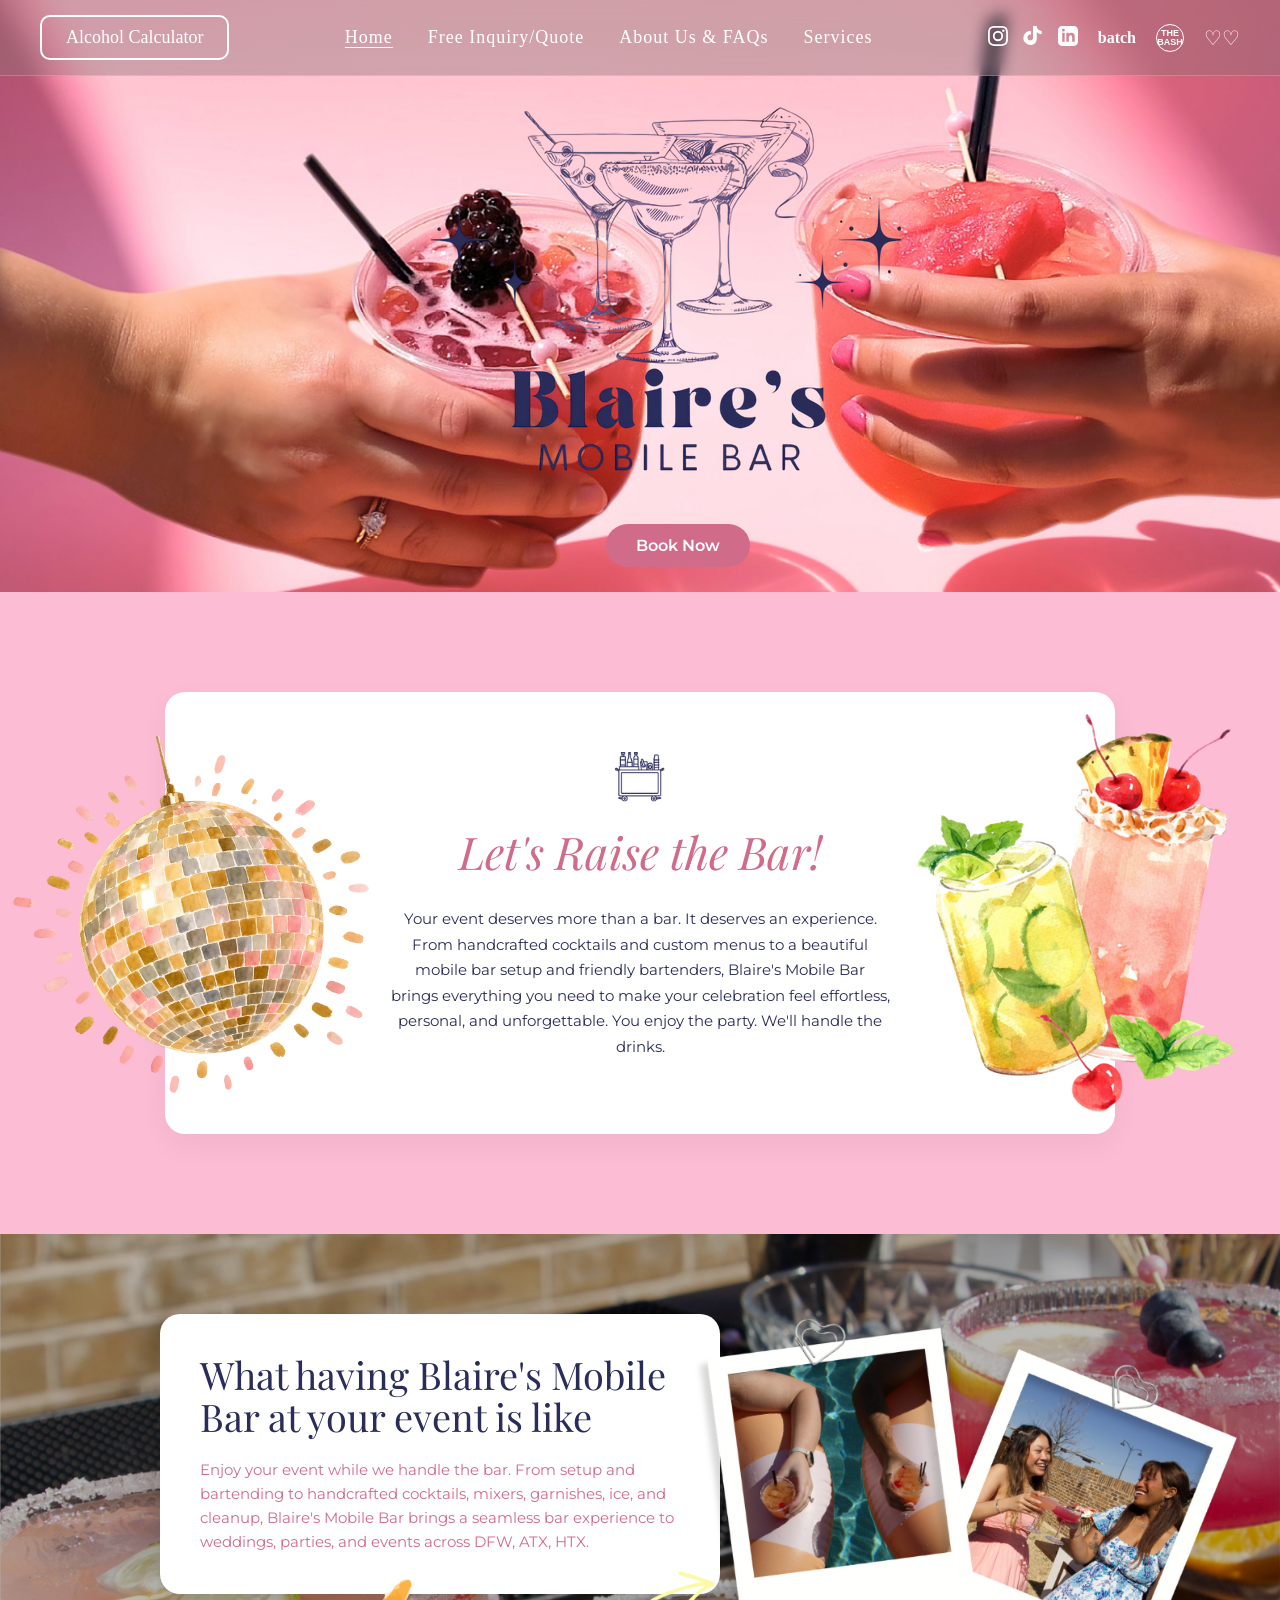
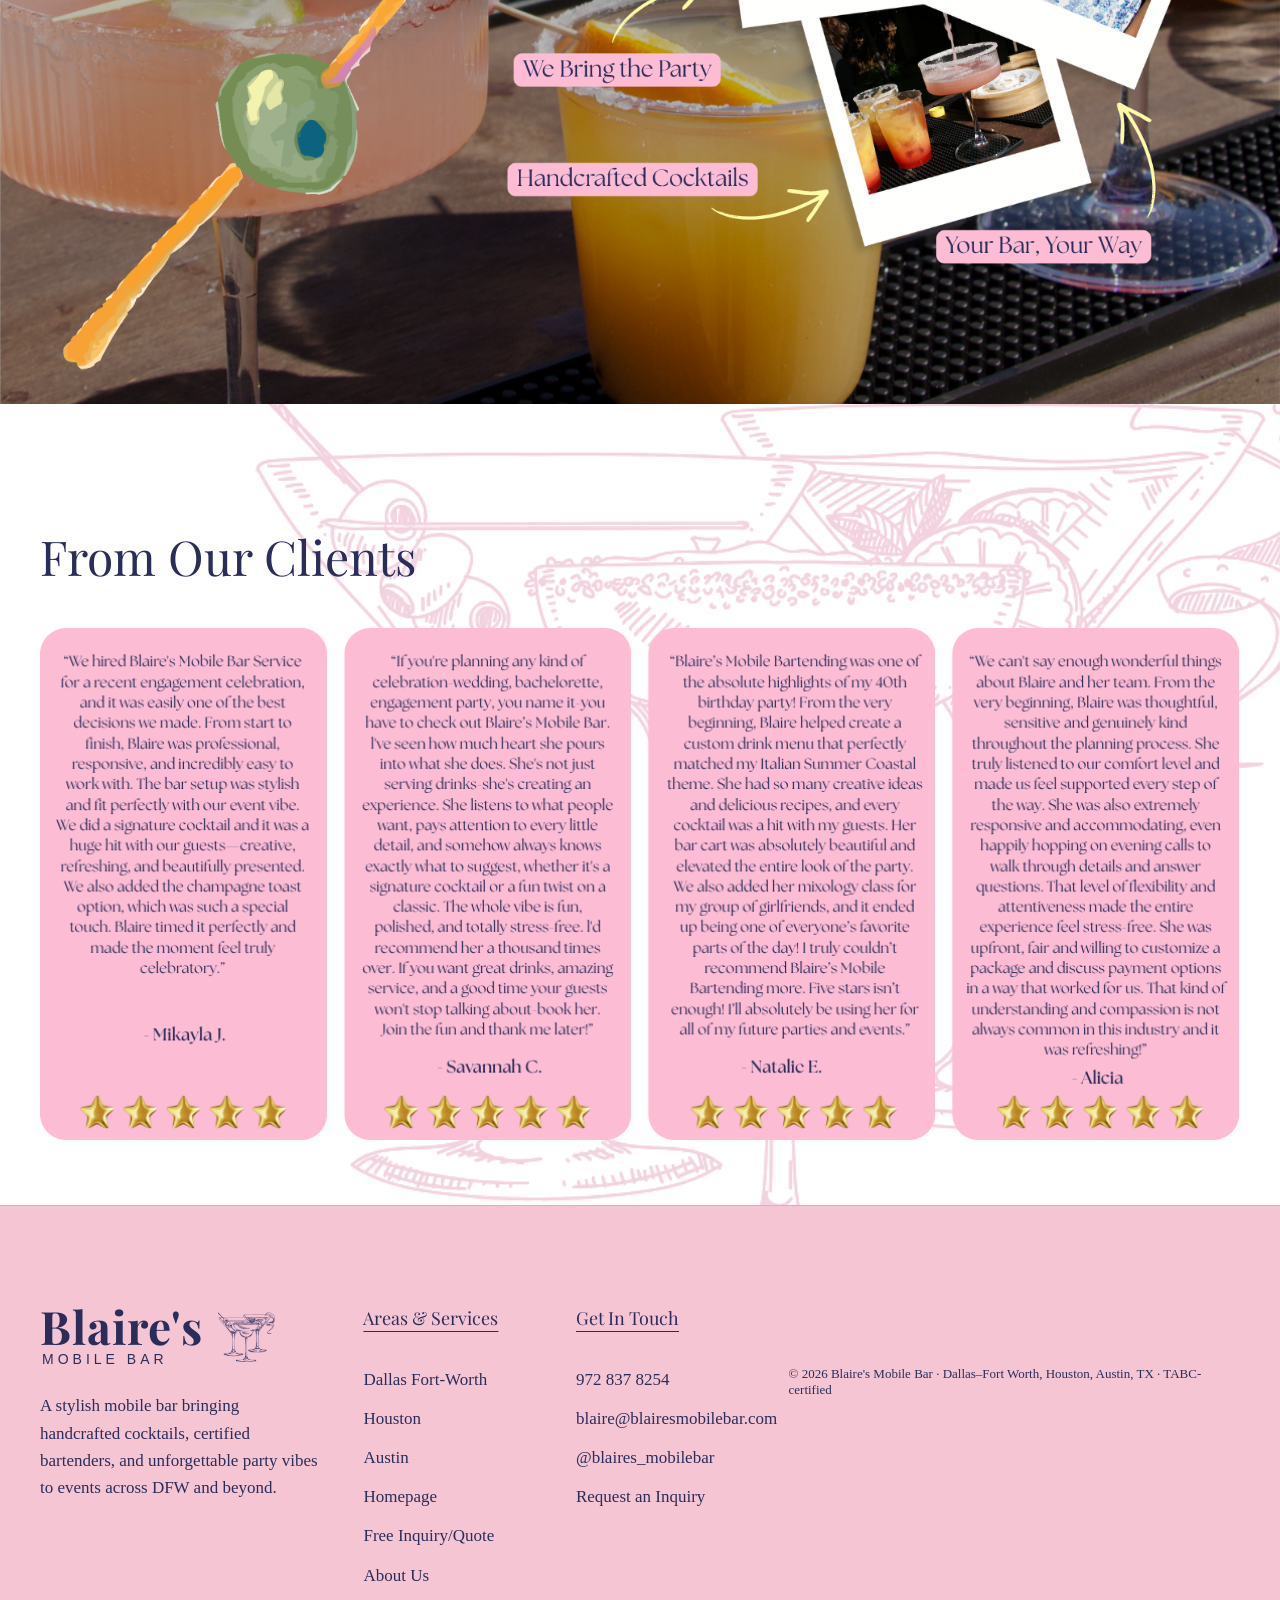
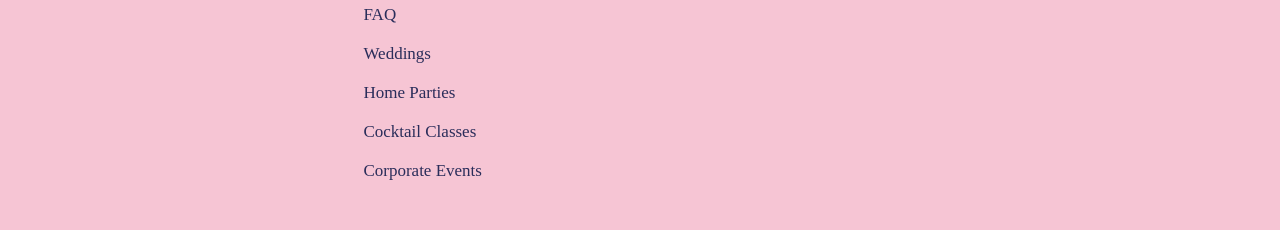
<file: index.html>
<!DOCTYPE html>
<html lang="en">
<head>
    <meta charset="UTF-8">
    <meta name="viewport" content="width=device-width, initial-scale=1.0">
    <title>Blaire's Mobile Bar</title>
    
    <!-- Meta Pixel Code -->
    <script>
    !function(f,b,e,v,n,t,s)
    {if(f.fbq)return;n=f.fbq=function(){n.callMethod?
    n.callMethod.apply(n,arguments):n.queue.push(arguments)};
    if(!f._fbq)f._fbq=n;n.push=n;n.loaded=!0;n.version='2.0';
    n.queue=[];t=b.createElement(e);t.async=!0;
    t.src=v;s=b.getElementsByTagName(e)[0];
    s.parentNode.insertBefore(t,s)}(window, document,'script',
    'https://connect.facebook.net/en_US/fbevents.js');
    fbq('init', '1625877711459147');
    fbq('track', 'PageView');
    </script>
    <noscript><img height="1" width="1" style="display:none"
    src="https://www.facebook.com/tr?id=1625877711459147&ev=PageView&noscript=1"
    /></noscript>
    <!-- End Meta Pixel Code -->

    <link rel="stylesheet" href="style.css">
</head>
<body>

    <!-- Navigation Header -->
    <header style="position: fixed; top: 0; left: 0; width: 100%; z-index: 1000; background-color: rgba(140, 115, 121, 0.4); backdrop-filter: blur(8px); -webkit-backdrop-filter: blur(8px); display: flex; align-items: center; justify-content: space-between; padding: 15px 40px; box-sizing: border-box; font-family: Georgia, serif; border-bottom: 1px solid rgba(255, 255, 255, 0.2);">
        
        <!-- Styled Button -->
        <a href="calculator.html" class="btn" style="background-color: transparent; border: 2px solid white; border-radius: 10px; font-family: Georgia, serif; text-transform: none; font-size: 18px; font-weight: normal; color: white; padding: 10px 24px; text-decoration: none; display: inline-block;">Alcohol Calculator</a>
        
        <!-- Navigation Links -->
        <ul class="nav-links" style="display: flex; gap: 35px; list-style: none; margin: 0; padding: 0; align-items: center;">
            <li><a href="index.html" style="font-family: Georgia, serif; font-size: 18px; color: white; text-decoration: underline; text-underline-offset: 4px; text-transform: none;">Home</a></li>
            <li><a href="quote.html" style="font-family: Georgia, serif; font-size: 18px; color: white; text-decoration: none; text-transform: none;">Free Inquiry/Quote</a></li>
            <li><a href="about.html" style="font-family: Georgia, serif; font-size: 18px; color: white; text-decoration: none; text-transform: none;">About Us & FAQs</a></li>
            <li><a href="services.html" style="font-family: Georgia, serif; font-size: 18px; color: white; text-decoration: none; text-transform: none;">Services</a></li>
        </ul>
        
        <!-- Socials & Partners (Linked) -->
        <div class="socials-partners" style="display: flex; align-items: center; gap: 15px; color: white;">
            <!-- Instagram -->
            <a href="https://www.instagram.com/blaires_mobilebar/" target="_blank" style="color: white; text-decoration: none;">
                <svg width="20" height="20" fill="currentColor" viewBox="0 0 24 24"><path d="M12 2.163c3.204 0 3.584.012 4.85.07 3.252.148 4.771 1.691 4.919 4.919.058 1.265.069 1.645.069 4.849 0 3.205-.012 3.584-.069 4.849-.149 3.225-1.664 4.771-4.919 4.919-1.266.058-1.644.07-4.85.07-3.204 0-3.584-.012-4.849-.07-3.26-.149-4.771-1.699-4.919-4.92-.058-1.265-.07-1.644-.07-4.849 0-3.204.013-3.583.07-4.849.149-3.227 1.664-4.771 4.919-4.919 1.266-.057 1.645-.069 4.849-.069zM12 0C8.741 0 8.333.014 7.053.072 2.695.272.273 2.69.073 7.051.014 8.333 0 8.741 0 12c0 3.259.014 3.668.072 4.948.2 4.358 2.618 6.78 6.98 6.98 1.281.058 1.689.072 4.948.072 3.259 0 3.668-.014 4.948-.072 4.354-.2 6.782-2.618 6.979-6.98.059-1.28.073-1.689.073-4.948 0-3.259-.014-3.667-.072-4.947-.196-4.354-2.617-6.78-6.979-6.98C15.668.014 15.259 0 12 0zm0 5.838a6.162 6.162 0 100 12.324 6.162 6.162 0 000-12.324zM12 16a4 4 0 110-8 4 4 0 010 8zm6.406-11.845a1.44 1.44 0 100 2.881 1.44 1.44 0 000-2.881z"/></svg>
            </a>
            <!-- TikTok -->
            <a href="https://tiktok.com/@blaires.mobile.bar" target="_blank" style="color: white; text-decoration: none;">
                <svg width="20" height="20" fill="currentColor" viewBox="0 0 24 24"><path d="M12.53.02C13.84 0 15.14.01 16.44 0c.08 1.53.63 3.09 1.75 4.17 1.12 1.11 2.7 1.62 4.24 1.79v4.03c-1.44-.07-2.88-.52-4.11-1.28a7.86 7.86 0 01-1.79-1.57V15c-.01 1.4-.33 2.83-1.01 4.1-.73 1.35-1.92 2.47-3.37 3.05a8.77 8.77 0 01-6.14.07 8.52 8.52 0 01-3.67-2.65A8.77 8.77 0 01.32 15a8.88 8.88 0 013.22-7.16 8.52 8.52 0 016.14-1.64v4.06c-.95-.08-1.93.09-2.77.58-.87.51-1.48 1.45-1.6 2.46-.11.96.16 1.98.74 2.77s1.5 1.28 2.49 1.27a3.48 3.48 0 003.49-3.48V.02h.53z"/></svg>
            </a>
            <!-- LinkedIn -->
            <a href="https://www.linkedin.com/company/blaire-s-mobile-bar/" target="_blank" style="color: white; text-decoration: none;">
                <svg width="20" height="20" fill="currentColor" viewBox="0 0 24 24"><path d="M19 0h-14c-2.761 0-5 2.239-5 5v14c0 2.761 2.239 5 5 5h14c2.762 0 5-2.239 5-5v-14c0-2.761-2.238-5-5-5zm-11 19h-3v-11h3v11zm-1.5-12.268c-.966 0-1.75-.779-1.75-1.75s.784-1.75 1.75-1.75 1.75.779 1.75 1.75-.784 1.75-1.75 1.75zm13.5 12.268h-3v-5.604c0-3.368-4-3.113-4 0v5.604h-3v-11h3v1.765c1.396-2.586 7-2.777 7 2.476v6.759z"/></svg>
            </a>
            <!-- Batch -->
            <a href="https://letsbatch.com/experiences/fb91f2fe-104f-4f2c-a0b3-4a798e4db5f9" target="_blank" style="color: white; text-decoration: none; display: flex; align-items: center;">
                <span style="font-family: Georgia, serif; font-size: 16px; font-weight: bold; margin-left: 5px;">batch</span>
            </a>
            <!-- THE BASH badge -->
            <a href="https://www.thebash.com/bartender/blaire-s-mobile-bar-service" target="_blank" style="color: white; text-decoration: none; display: flex; align-items: center;">
                <span style="font-family: 'Helvetica Neue', Helvetica, Arial, sans-serif; font-size: 9px; font-weight: bold; border: 1px solid white; border-radius: 50%; width: 26px; height: 26px; display: flex; align-items: center; justify-content: center; text-transform: uppercase; line-height: 1; text-align: center; margin-left: 5px;">the bash</span>
            </a>
            <!-- Zola (Double Hearts) -->
            <a href="https://www.zola.com/wedding-vendors/wedding-bar-services/blaire-s-mobile-bar" target="_blank" style="color: white; text-decoration: none; display: flex; align-items: center;">
                <span style="font-size: 20px; line-height: 1; margin-left: 5px;">♡♡</span>
            </a>
        </div>
        
    </header>

    <main>
        <!-- Hero Section -->
        <section class="hero" style="text-align: center; padding: 100px 20px; background-image: url('Images/Home banner background.png'); background-size: cover; background-position: center;">
            
            <!-- Adding the top 3 martinis graphic -->
            <img src="Images/Three martinis from home banner.png" alt="Martinis" style="position:relative; left: 100px; margin-bottom: 0px;">
            

            <a href="quote.html" class="btn" onclick="fbq('track', 'Contact');" style="position:relative; bottom: -75px; left: -200px;">Book Now</a>
        </section>

        <!-- Intro Section (Let's Raise the Bar) -->
        <section style="padding: 100px 20px; overflow: hidden;">
            <div style="position: relative; max-width: 950px; margin: 0 auto;">
                
                <!-- Left Disco Ball Graphic -->
                <img src="Images/Disco Ball.png" alt="Disco Ball Graphic" style="position: absolute; left: -180px; top: 50%; transform: translateY(-50%); width: 420px; z-index: 3; pointer-events: none;">
                
                <!-- Right Drinks Graphic -->
                <img src="Images/Drink on let's raise the bar.png" alt="Drinks Graphic" style="position: absolute; right: -120px; top: 50%; transform: translateY(-50%); width: 320px; z-index: 3; pointer-events: none;">
                
                <!-- The White Card -->
                <div class="white-card" style="margin: 0; position: relative; z-index: 2; padding: 60px 40px;">
                    
                    <div style="max-width: 500px; margin: 0 auto; position: relative; z-index: 4;">
                        <!-- Mini Bar Cart Icon -->
                        <img src="Images/Mini Bar Cart home page.png" alt="Bar Cart Icon" style="width: 50px; margin-bottom: 15px;">
                        
                        <h2 style="font-size: 45px; color: #d16b8a; font-style: italic; margin-top: 0; margin-bottom: 25px;">Let's Raise the Bar!</h2>
                        <p style="font-size: 15px; line-height: 1.7;">Your event deserves more than a bar. It deserves an experience. From handcrafted cocktails and custom menus to a beautiful mobile bar setup and friendly bartenders, Blaire's Mobile Bar brings everything you need to make your celebration feel effortless, personal, and unforgettable. You enjoy the party. We'll handle the drinks.</p>
                    </div>
                    
                </div>
            </div>
        </section>

        <!-- What it's Like Section (Exact 1-to-1 Canva Match) -->
        <section style="padding: 60px 20px; background-image: url('Images/background for what its like.png'); background-size: cover; background-position: center;">
            
            <!-- Fixed canvas container to lock all coordinates exactly like Canva -->
            <div style="position: relative; max-width: 1000px; height: 650px; margin: 0 auto;">
                
                <!-- The White Card (Top Left) -->
                <div class="white-card" style="margin: 0; position: absolute; top: 20px; left: 20px; width: 480px; text-align: left; padding: 40px; z-index: 2; box-shadow: 0 10px 30px rgba(0,0,0,0.15);">
                    <h2 style="font-size: 38px; line-height: 1.1; margin-top: 0; margin-bottom: 20px; color: var(--nav-dark); font-weight: normal;">
                        What having Blaire's Mobile<br>Bar at your event is like
                    </h2>
                    <!-- Exact line breaks and pink text added to match screenshot -->
                    <p style="color: #d16b8a; font-size: 15px; line-height: 1.6; margin-bottom: 0; font-weight: 400;">
                        Enjoy your event while we handle the bar. From setup and<br>
                        bartending to handcrafted cocktails, mixers, garnishes, ice, and<br>
                        cleanup, Blaire's Mobile Bar brings a seamless bar experience to<br>
                        weddings, parties, and events across DFW, ATX, HTX.
                    </p>
                </div>
                
                <!-- The Polaroids -->
                <img src="Images/home triple image - what its like.png" alt="Polaroid Collage" style="position: absolute; right: -100px; top: 20px; width: 550px; z-index: 3; pointer-events: none;">
                
                <!-- The Olive Stick -->
                <img src="Images/Olive stick what's it like having.png" alt="Olive Graphic" style="position: absolute; left: -150px; bottom: -30px; width: 500px; z-index: 4; pointer-events: none;">
                
                <!-- The Pink Pills and Arrows -->
                <img src="Images/graphics for -what its like.png" alt="Labels and Arrows" style="position: absolute; left: 360px; bottom: 70px; width: 720px; z-index: 5; pointer-events: none;">
                
            </div>
        </section>

        <!-- Reviews Section -->
        <section class="reviews-section" style="position: relative; overflow: hidden; padding-bottom: 60px;">
            <div style="max-width: 1200px; margin: 0 auto 30px; position: relative; z-index: 2;">
                <h2 style="font-size: 48px; text-align: left; color: var(--nav-dark); font-weight: normal;">From Our Clients</h2>
            </div>
            
            <!-- This is the giant pink line-art cocktail behind the reviews -->
            <img src="Images/Martini Glasses from Our Clients.png" alt="Martini Line Art" style="position: absolute; right: -50px; top: -50px; height: 120%; opacity: 0.3; z-index: 1; pointer-events: none;">

            <!-- The single exported Canva image for all the review boxes -->
            <div style="max-width: 1200px; margin: 0 auto; position: relative; z-index: 2;">
                <img src="Images/Reviews from our homepage.png" alt="Client Reviews" style="width: 100%;">
            </div>
        </section>
    </main>

    <!-- Footer -->
    <footer style="background-color: #f6c5d4; padding: 100px 40px 40px; font-family: Georgia, serif; color: #2a2d5a; position: relative; z-index: 1;">
        
        <!-- Strict 3-Column Layout -->
        <div style="max-width: 1200px; margin: 0 auto; display: flex; justify-content: space-between; align-items: flex-start;">
            
            <!-- Column 1: Logo & Bio (40% width) -->
            <div style="width: 40%; padding-right: 40px;">
                <!-- Logo Area -->
                <div style="display: flex; align-items: center; margin-bottom: 25px;">
                    <div style="display: flex; flex-direction: column; justify-content: center;">
                        <h2 style="font-family: 'Playfair Display', Georgia, serif; font-size: 46px; font-weight: bold; margin: 0; color: #2a2d5a; line-height: 0.9; letter-spacing: 1px;">Blaire's</h2>
                        <p style="font-family: 'Helvetica Neue', Helvetica, Arial, sans-serif; font-size: 14px; letter-spacing: 4px; margin: 4px 0 0 2px; color: #2a2d5a; font-weight: 500;">MOBILE BAR</p>
                    </div>
                    <!-- Martini Graphic -->
                    <img src="Images/Small Martini on top of weddings.png" alt="Martini Graphic" style="height: 50px; margin-left: 15px; opacity: 0.9;">
                </div>
                
                <!-- Bio Text -->
                <p style="font-size: 17px; line-height: 1.6; color: #2a2d5a; margin: 0; max-width: 380px;">
                    A stylish mobile bar bringing handcrafted cocktails, certified bartenders, and unforgettable party vibes to events across DFW and beyond.
                </p>
            </div>

            <!-- Column 2: Areas & Services (30% width) -->
            <div style="width: 30%;">
                <h4 style="font-size: 18px; font-weight: normal; text-decoration: underline; text-underline-offset: 6px; margin-top: 0; margin-bottom: 30px; color: #2a2d5a;">Areas & Services</h4>
                <ul style="list-style: none; padding: 0; margin: 0; line-height: 2.3; font-size: 17px;">
                    <li style="color: #2a2d5a;">Dallas Fort-Worth</li>
                    <li style="color: #2a2d5a;">Houston</li>
                    <li style="color: #2a2d5a;">Austin</li>
                    <li><a href="index.html" style="color: #2a2d5a; text-decoration: none;">Homepage</a></li>
                    <li><a href="quote.html" style="color: #2a2d5a; text-decoration: none;">Free Inquiry/Quote</a></li>
                    <li><a href="about.html" style="color: #2a2d5a; text-decoration: none;">About Us</a></li>
                    <li><a href="about.html" style="color: #2a2d5a; text-decoration: none;">FAQ</a></li>
                    <li><a href="services.html" style="color: #2a2d5a; text-decoration: none;">Weddings</a></li>
                    <li><a href="services.html" style="color: #2a2d5a; text-decoration: none;">Home Parties</a></li>
                    <li><a href="services.html" style="color: #2a2d5a; text-decoration: none;">Cocktail Classes</a></li>
                    <li><a href="services.html" style="color: #2a2d5a; text-decoration: none;">Corporate Events</a></li>
                </ul>
            </div>

            <!-- Column 3: Get In Touch (30% width) -->
            <div style="width: 30%;">
                <h4 style="font-size: 18px; font-weight: normal; text-decoration: underline; text-underline-offset: 6px; margin-top: 0; margin-bottom: 30px; color: #2a2d5a;">Get In Touch</h4>
                <ul style="list-style: none; padding: 0; margin: 0; line-height: 2.3; font-size: 17px;">
                    <li style="color: #2a2d5a;">972 837 8254</li>
                    <li><a href="mailto:blaire@blairesmobilebar.com" style="color: #2a2d5a; text-decoration: none;">blaire@blairesmobilebar.com</a></li>
                    <li><a href="https://www.instagram.com/blaires_mobilebar/" target="_blank" style="color: #2a2d5a; text-decoration: none;">@blaires_mobilebar</a></li>
                    <li><a href="quote.html" style="color: #2a2d5a; text-decoration: none;">Request an Inquiry</a></li>
                </ul>
            </div>
            
        </div>

        <!-- Bottom Copyright Line -->
        <div style="max-width: 1200px; margin: 60px auto 0; padding-top: 0;">
            <p style="font-size: 13px; color: #2a2d5a; margin: 0;">
                © 2026 Blaire's Mobile Bar &middot; Dallas–Fort Worth, Houston, Austin, TX &middot; TABC-certified
            </p>
        </div>
    </footer>

</body>
</html>
</file>
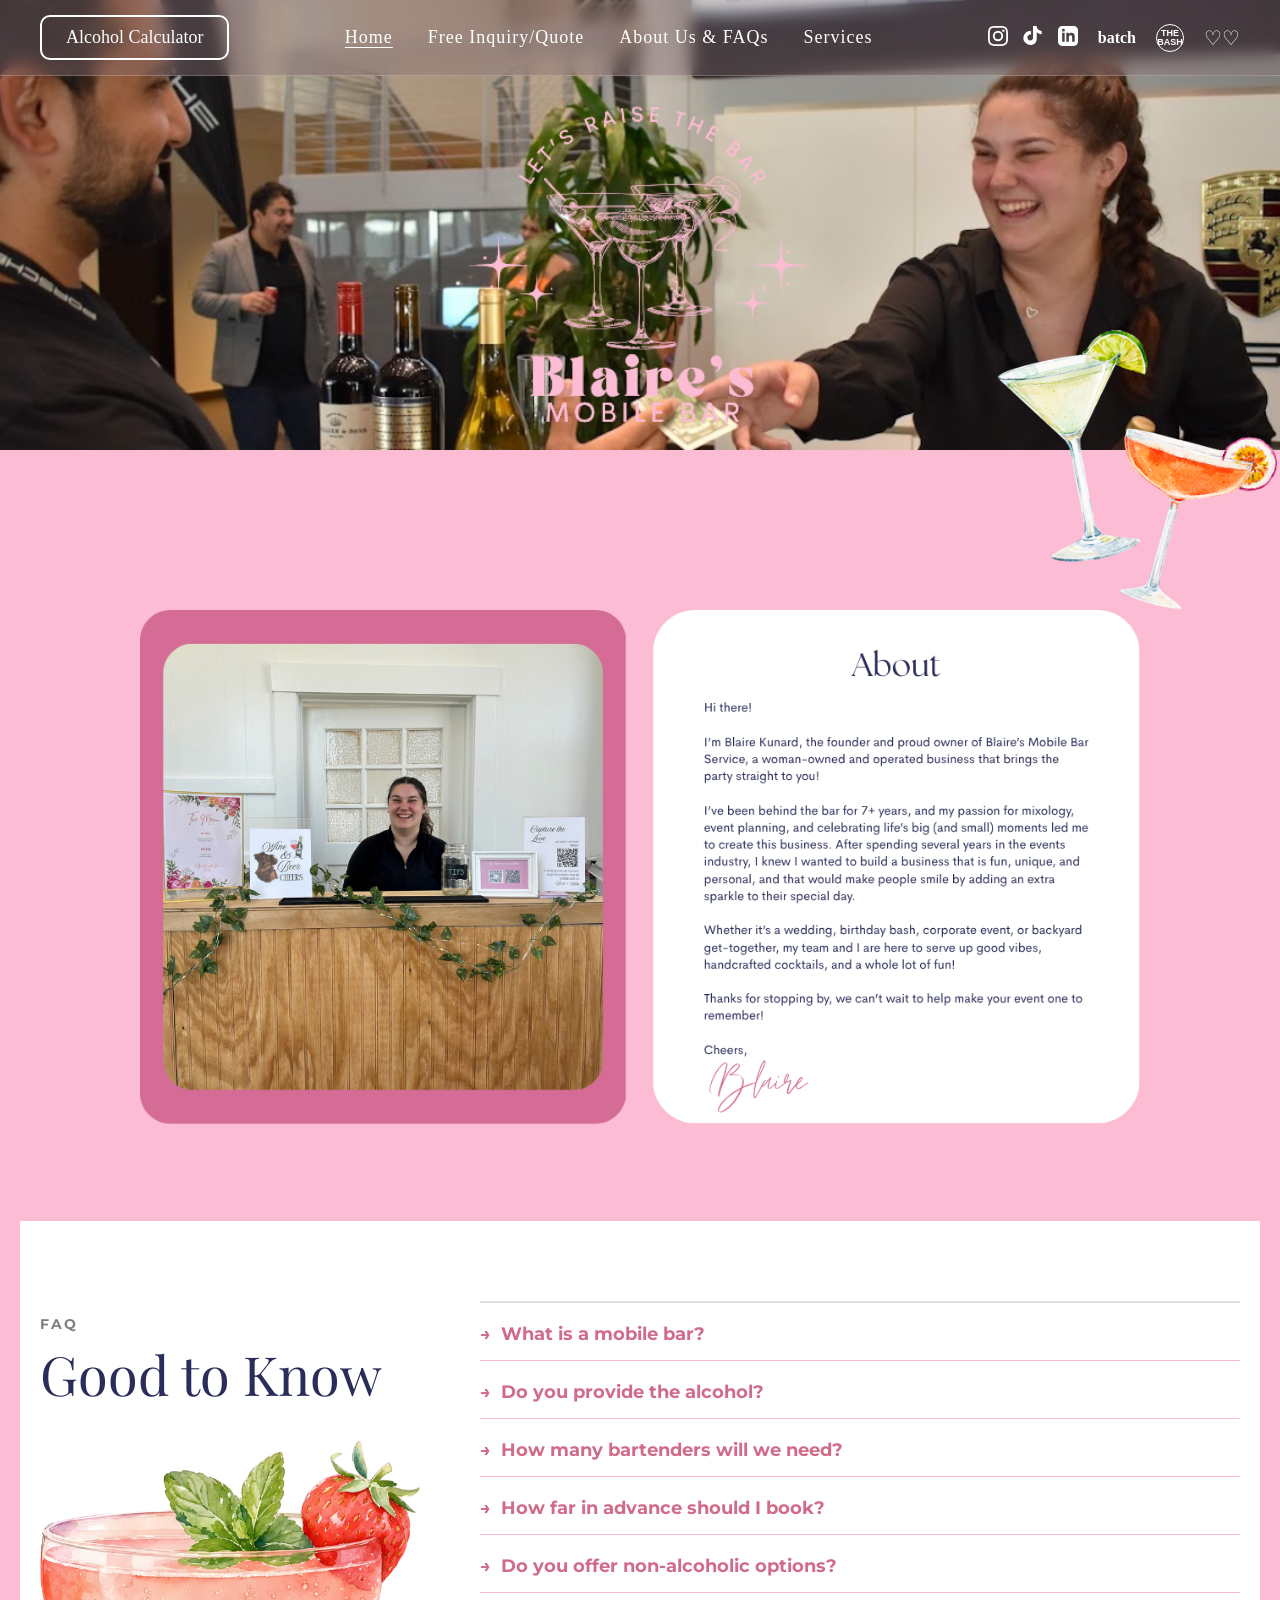
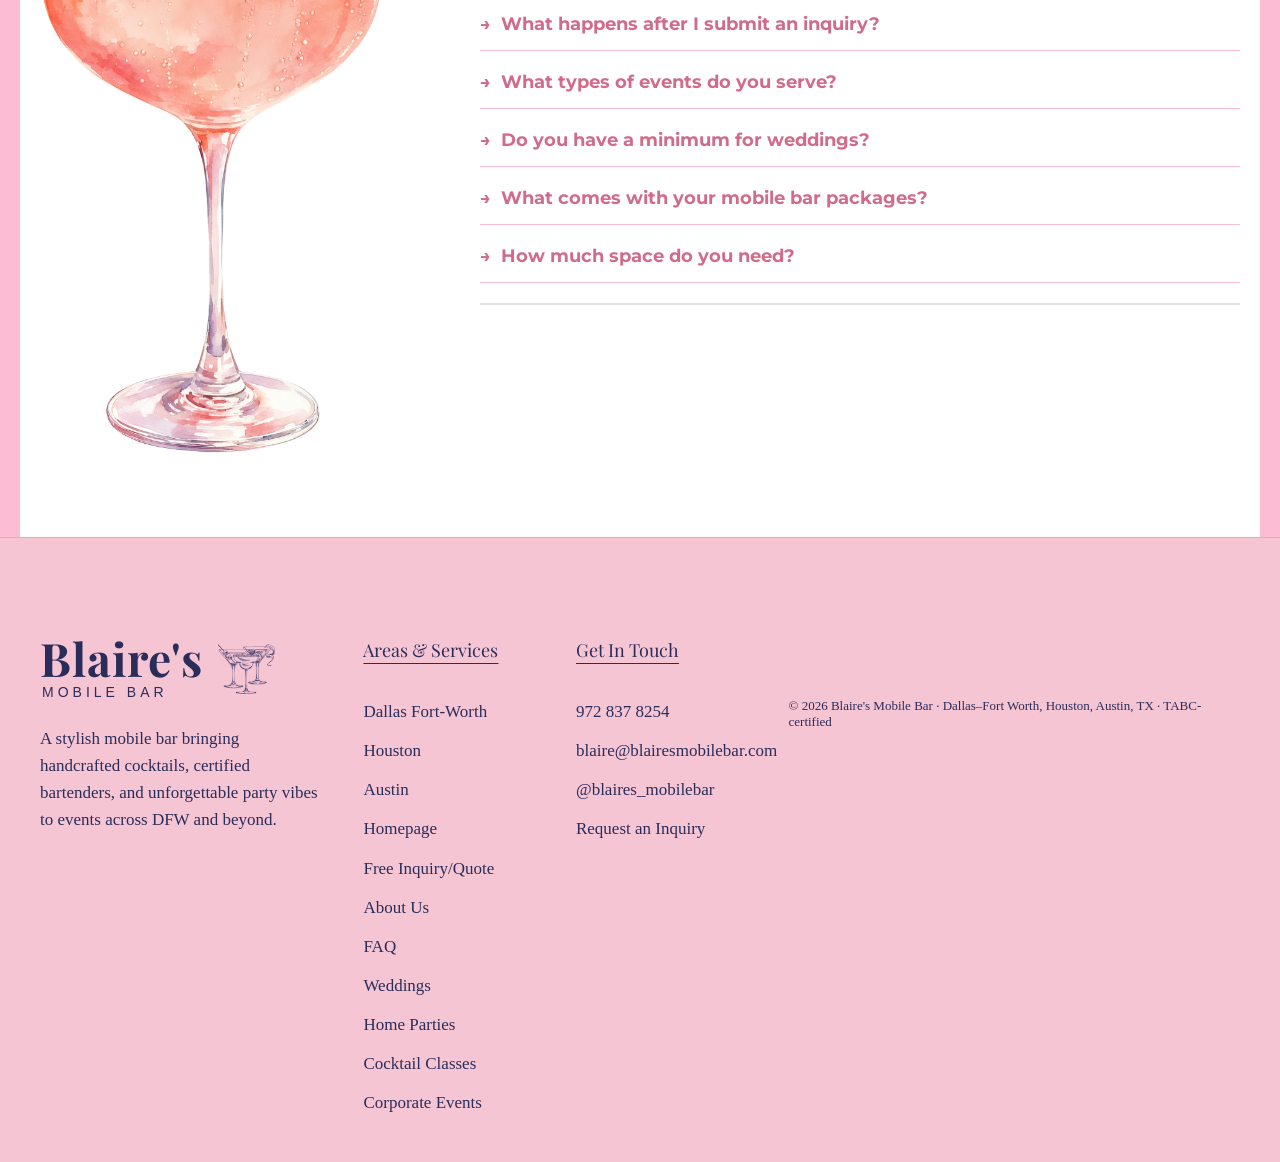
<file: about.html>
<!DOCTYPE html>
<html lang="en">
<head>
    <meta charset="UTF-8">
    <meta name="viewport" content="width=device-width, initial-scale=1.0">
    <title>About Us & FAQs | Blaire's Mobile Bar</title>
    
    <!-- Meta Pixel Code -->
    <script>
    !function(f,b,e,v,n,t,s)
    {if(f.fbq)return;n=f.fbq=function(){n.callMethod?
    n.callMethod.apply(n,arguments):n.queue.push(arguments)};
    if(!f._fbq)f._fbq=n;n.push=n;n.loaded=!0;n.version='2.0';
    n.queue=[];t=b.createElement(e);t.async=!0;
    t.src=v;s=b.getElementsByTagName(e)[0];
    s.parentNode.insertBefore(t,s)}(window, document,'script',
    'https://connect.facebook.net/en_US/fbevents.js');
    fbq('init', '1625877711459147');
    fbq('track', 'PageView');
    </script>
    <noscript><img height="1" width="1" style="display:none"
    src="https://www.facebook.com/tr?id=1625877711459147&ev=PageView&noscript=1"
    /></noscript>
    <!-- End Meta Pixel Code -->

    <link rel="stylesheet" href="style.css">
</head>
<body>

    <!-- Navigation Header -->
    <header style="position: fixed; top: 0; left: 0; width: 100%; z-index: 1000; background-color: rgba(140, 115, 121, 0.4); backdrop-filter: blur(8px); -webkit-backdrop-filter: blur(8px); display: flex; align-items: center; justify-content: space-between; padding: 15px 40px; box-sizing: border-box; font-family: Georgia, serif; border-bottom: 1px solid rgba(255, 255, 255, 0.2);">
        
        <!-- Styled Button -->
        <a href="calculator.html" class="btn" style="background-color: transparent; border: 2px solid white; border-radius: 10px; font-family: Georgia, serif; text-transform: none; font-size: 18px; font-weight: normal; color: white; padding: 10px 24px; text-decoration: none; display: inline-block;">Alcohol Calculator</a>
        
        <!-- Navigation Links -->
        <ul class="nav-links" style="display: flex; gap: 35px; list-style: none; margin: 0; padding: 0; align-items: center;">
            <li><a href="index.html" style="font-family: Georgia, serif; font-size: 18px; color: white; text-decoration: underline; text-underline-offset: 4px; text-transform: none;">Home</a></li>
            <li><a href="quote.html" style="font-family: Georgia, serif; font-size: 18px; color: white; text-decoration: none; text-transform: none;">Free Inquiry/Quote</a></li>
            <li><a href="about.html" style="font-family: Georgia, serif; font-size: 18px; color: white; text-decoration: none; text-transform: none;">About Us & FAQs</a></li>
            <li><a href="services.html" style="font-family: Georgia, serif; font-size: 18px; color: white; text-decoration: none; text-transform: none;">Services</a></li>
        </ul>
        
        <!-- Socials & Partners (Linked) -->
        <div class="socials-partners" style="display: flex; align-items: center; gap: 15px; color: white;">
            <!-- Instagram -->
            <a href="https://www.instagram.com/blaires_mobilebar/" target="_blank" style="color: white; text-decoration: none;">
                <svg width="20" height="20" fill="currentColor" viewBox="0 0 24 24"><path d="M12 2.163c3.204 0 3.584.012 4.85.07 3.252.148 4.771 1.691 4.919 4.919.058 1.265.069 1.645.069 4.849 0 3.205-.012 3.584-.069 4.849-.149 3.225-1.664 4.771-4.919 4.919-1.266.058-1.644.07-4.85.07-3.204 0-3.584-.012-4.849-.07-3.26-.149-4.771-1.699-4.919-4.92-.058-1.265-.07-1.644-.07-4.849 0-3.204.013-3.583.07-4.849.149-3.227 1.664-4.771 4.919-4.919 1.266-.057 1.645-.069 4.849-.069zM12 0C8.741 0 8.333.014 7.053.072 2.695.272.273 2.69.073 7.051.014 8.333 0 8.741 0 12c0 3.259.014 3.668.072 4.948.2 4.358 2.618 6.78 6.98 6.98 1.281.058 1.689.072 4.948.072 3.259 0 3.668-.014 4.948-.072 4.354-.2 6.782-2.618 6.979-6.98.059-1.28.073-1.689.073-4.948 0-3.259-.014-3.667-.072-4.947-.196-4.354-2.617-6.78-6.979-6.98C15.668.014 15.259 0 12 0zm0 5.838a6.162 6.162 0 100 12.324 6.162 6.162 0 000-12.324zM12 16a4 4 0 110-8 4 4 0 010 8zm6.406-11.845a1.44 1.44 0 100 2.881 1.44 1.44 0 000-2.881z"/></svg>
            </a>
            <!-- TikTok -->
            <a href="https://tiktok.com/@blaires.mobile.bar" target="_blank" style="color: white; text-decoration: none;">
                <svg width="20" height="20" fill="currentColor" viewBox="0 0 24 24"><path d="M12.53.02C13.84 0 15.14.01 16.44 0c.08 1.53.63 3.09 1.75 4.17 1.12 1.11 2.7 1.62 4.24 1.79v4.03c-1.44-.07-2.88-.52-4.11-1.28a7.86 7.86 0 01-1.79-1.57V15c-.01 1.4-.33 2.83-1.01 4.1-.73 1.35-1.92 2.47-3.37 3.05a8.77 8.77 0 01-6.14.07 8.52 8.52 0 01-3.67-2.65A8.77 8.77 0 01.32 15a8.88 8.88 0 013.22-7.16 8.52 8.52 0 016.14-1.64v4.06c-.95-.08-1.93.09-2.77.58-.87.51-1.48 1.45-1.6 2.46-.11.96.16 1.98.74 2.77s1.5 1.28 2.49 1.27a3.48 3.48 0 003.49-3.48V.02h.53z"/></svg>
            </a>
            <!-- LinkedIn -->
            <a href="https://www.linkedin.com/company/blaire-s-mobile-bar/" target="_blank" style="color: white; text-decoration: none;">
                <svg width="20" height="20" fill="currentColor" viewBox="0 0 24 24"><path d="M19 0h-14c-2.761 0-5 2.239-5 5v14c0 2.761 2.239 5 5 5h14c2.762 0 5-2.239 5-5v-14c0-2.761-2.238-5-5-5zm-11 19h-3v-11h3v11zm-1.5-12.268c-.966 0-1.75-.779-1.75-1.75s.784-1.75 1.75-1.75 1.75.779 1.75 1.75-.784 1.75-1.75 1.75zm13.5 12.268h-3v-5.604c0-3.368-4-3.113-4 0v5.604h-3v-11h3v1.765c1.396-2.586 7-2.777 7 2.476v6.759z"/></svg>
            </a>
            <!-- Batch -->
            <a href="https://letsbatch.com/experiences/fb91f2fe-104f-4f2c-a0b3-4a798e4db5f9" target="_blank" style="color: white; text-decoration: none; display: flex; align-items: center;">
                <span style="font-family: Georgia, serif; font-size: 16px; font-weight: bold; margin-left: 5px;">batch</span>
            </a>
            <!-- THE BASH badge -->
            <a href="https://www.thebash.com/bartender/blaire-s-mobile-bar-service" target="_blank" style="color: white; text-decoration: none; display: flex; align-items: center;">
                <span style="font-family: 'Helvetica Neue', Helvetica, Arial, sans-serif; font-size: 9px; font-weight: bold; border: 1px solid white; border-radius: 50%; width: 26px; height: 26px; display: flex; align-items: center; justify-content: center; text-transform: uppercase; line-height: 1; text-align: center; margin-left: 5px;">the bash</span>
            </a>
            <!-- Zola (Double Hearts) -->
            <a href="https://www.zola.com/wedding-vendors/wedding-bar-services/blaire-s-mobile-bar" target="_blank" style="color: white; text-decoration: none; display: flex; align-items: center;">
                <span style="font-size: 20px; line-height: 1; margin-left: 5px;">♡♡</span>
            </a>
        </div>
        
    </header>

    <main>
        <!-- Hero Section -->
        <section class="hero" style="position: relative; height: 450px; background-image: url('Images/about us page top banner.png'); background-size: cover; background-position: center; margin-top: 0;">
            
            <!-- Overlapping Colored Glasses (Moved further right and lowered) -->
            <img src="Images/about us colored glasses.png" alt="Colored Martini Glasses" style="position: absolute; bottom: -160px; left: 78%; width: 280px; z-index: 10; pointer-events: none;">
            
        </section>

        <!-- About Section (Pink Background using single Canva image) -->
        <section style="background-color: var(--bg-pink); padding: 160px 20px 80px 20px; text-align: center;">
            <img src="Images/about us page - bar plus about us.png" alt="About Blaire" style="max-width: 1000px; width: 100%; height: auto;">
        </section>

        <!-- FAQ Section -->
        <section class="faq-section" style="display: flex; flex-wrap: wrap; max-width: 1200px; margin: 0 auto; padding: 80px 20px; gap: 60px;">
            
            <!-- Left Side: Title and Image -->
            <div style="flex: 1; min-width: 350px;">
                <p style="text-transform: uppercase; letter-spacing: 2px; font-size: 14px; color: gray; margin-bottom: 5px; font-weight: bold;">FAQ</p>
                <h2 style="font-size: 54px; margin-top: 0; color: var(--nav-dark); font-weight: normal; margin-bottom: 30px;">Good to Know</h2>
                <img src="Images/about us strawberry.png" alt="Strawberry Cocktail" style="width: 100%; max-width: 450px; box-shadow: none;">
            </div>

            <!-- Right Side: Accordions (Matching exact text from screenshot) -->
            <div style="flex: 2; min-width: 500px;">
                <div style="border-top: 2px solid #e0e0e0; border-bottom: 2px solid #e0e0e0; padding: 20px 0;">
                    
                    <details style="margin-bottom: 20px;">
                        <summary style="color: #d16b8a; font-weight: bold; font-size: 18px; margin-bottom: 5px; cursor: pointer;">What is a mobile bar?</summary>
                        <p style="margin-top: 5px; color: #2a2d5a; line-height: 1.6;">A mobile bar is a fully portable bar experience that brings professional bartending services directly to your event. We handle the setup, service, and cleanup so you can focus on celebrating. We are fully insured and all of our bartenders are TABC-certified!</p>
                    </details>

                    <details style="margin-bottom: 20px;">
                        <summary style="color: #d16b8a; font-weight: bold; font-size: 18px; margin-bottom: 5px; cursor: pointer;">Do you provide the alcohol?</summary>
                        <p style="margin-top: 5px; color: #2a2d5a; line-height: 1.6;">No. Blaire's Mobile Bar is a dry hire service, meaning you'll purchase the alcohol while we provide the bartenders, bar setup, service, and expertise. Of course, we can help you determine how much alcohol to buy and recommend different types and pick up an order for you!</p>
                    </details>

                    <details style="margin-bottom: 20px;">
                        <summary style="color: #d16b8a; font-weight: bold; font-size: 18px; margin-bottom: 5px; cursor: pointer;">How many bartenders will we need?</summary>
                        <p style="margin-top: 5px; color: #2a2d5a; line-height: 1.6;">For most weddings, one bartender can comfortably serve up to 75 guests. For larger celebrations, we will need an additional bartender (+1 per 75 guests) to ensure quick service and shorter wait times.</p>
                    </details>

                    <details style="margin-bottom: 20px;">
                        <summary style="color: #d16b8a; font-weight: bold; font-size: 18px; margin-bottom: 5px; cursor: pointer;">How far in advance should I book?</summary>
                        <p style="margin-top: 5px; color: #2a2d5a; line-height: 1.6;">For summer and fall weddings, we recommend at least 10 months in advance. We only service 3 events per day on the weekend, so booking sooner is better!</p>
                    </details>
                    
                    <details style="margin-bottom: 20px;">
                        <summary style="color: #d16b8a; font-weight: bold; font-size: 18px; margin-bottom: 5px; cursor: pointer;">Do you offer non-alcoholic options?</summary>
                        <p style="margin-top: 5px; color: #2a2d5a; line-height: 1.6;">Yes! We can create mocktails and other non-alcoholic beverage experiences so every guest can enjoy something special.</p>
                    </details>

                    <details style="margin-bottom: 20px;">
                        <summary style="color: #d16b8a; font-weight: bold; font-size: 18px; margin-bottom: 5px; cursor: pointer;">What happens after I submit an inquiry?</summary>
                        <p style="margin-top: 5px; color: #2a2d5a; line-height: 1.6;">We'll reach out to learn more about your event, discuss your vision, answer any questions, and create a custom quote tailored to your celebration!</p>
                    </details>

                    <details style="margin-bottom: 20px;">
                        <summary style="color: #d16b8a; font-weight: bold; font-size: 18px; margin-bottom: 5px; cursor: pointer;">What types of events do you serve?</summary>
                        <p style="margin-top: 5px; color: #2a2d5a; line-height: 1.6;">We cater weddings, corporate events, private parties, birthday celebrations, anniversaries, fundraisers, festivals, and other special occasions. Just about anything, we can do!</p>
                    </details>

                    <details style="margin-bottom: 20px;">
                        <summary style="color: #d16b8a; font-weight: bold; font-size: 18px; margin-bottom: 5px; cursor: pointer;">Do you have a minimum for weddings?</summary>
                        <p style="margin-top: 5px; color: #2a2d5a; line-height: 1.6;">No! We have a base package starting at $850 and then everything is priced per person going to your event as well as any additional add-ons that you'd like for your event :)</p>
                    </details>

                    <details style="margin-bottom: 20px;">
                        <summary style="color: #d16b8a; font-weight: bold; font-size: 18px; margin-bottom: 5px; cursor: pointer;">What comes with your mobile bar packages?</summary>
                        <p style="margin-top: 5px; color: #2a2d5a; line-height: 1.6;">Our Base Package includes a full bar setup, premium cups and garnishes, one professional bartender, and fully insured service. Setup, service, and cleanup are all included, so you can focus on celebrating while we keep the drinks flowing. For events with more than 75 guests, an additional bartender is required to ensure smooth and efficient service :)</p>
                    </details>

                    <details style="margin-bottom: 0;">
                        <summary style="color: #d16b8a; font-weight: bold; font-size: 18px; margin-bottom: 5px; cursor: pointer;">How much space do you need?</summary>
                        <p style="margin-top: 5px; color: #2a2d5a; line-height: 1.6;">Our setup requires a flat, accessible area large enough for the bar and service space. We'll review your event location during the planning process to ensure a seamless setup!</p>
                    </details>

                </div>
            </div>
        </section>
    </main>

    <!-- Footer -->
    <footer style="background-color: #f6c5d4; padding: 100px 40px 40px; font-family: Georgia, serif; color: #2a2d5a; position: relative; z-index: 1;">
        
        <!-- Strict 3-Column Layout -->
        <div style="max-width: 1200px; margin: 0 auto; display: flex; justify-content: space-between; align-items: flex-start;">
            
            <!-- Column 1: Logo & Bio (40% width) -->
            <div style="width: 40%; padding-right: 40px;">
                <!-- Logo Area -->
                <div style="display: flex; align-items: center; margin-bottom: 25px;">
                    <div style="display: flex; flex-direction: column; justify-content: center;">
                        <h2 style="font-family: 'Playfair Display', Georgia, serif; font-size: 46px; font-weight: bold; margin: 0; color: #2a2d5a; line-height: 0.9; letter-spacing: 1px;">Blaire's</h2>
                        <p style="font-family: 'Helvetica Neue', Helvetica, Arial, sans-serif; font-size: 14px; letter-spacing: 4px; margin: 4px 0 0 2px; color: #2a2d5a; font-weight: 500;">MOBILE BAR</p>
                    </div>
                    <!-- Martini Graphic -->
                    <img src="Images/Small Martini on top of weddings.png" alt="Martini Graphic" style="height: 50px; margin-left: 15px; opacity: 0.9;">
                </div>
                
                <!-- Bio Text -->
                <p style="font-size: 17px; line-height: 1.6; color: #2a2d5a; margin: 0; max-width: 380px;">
                    A stylish mobile bar bringing handcrafted cocktails, certified bartenders, and unforgettable party vibes to events across DFW and beyond.
                </p>
            </div>

            <!-- Column 2: Areas & Services (30% width) -->
            <div style="width: 30%;">
                <h4 style="font-size: 18px; font-weight: normal; text-decoration: underline; text-underline-offset: 6px; margin-top: 0; margin-bottom: 30px; color: #2a2d5a;">Areas & Services</h4>
                <ul style="list-style: none; padding: 0; margin: 0; line-height: 2.3; font-size: 17px;">
                    <li style="color: #2a2d5a;">Dallas Fort-Worth</li>
                    <li style="color: #2a2d5a;">Houston</li>
                    <li style="color: #2a2d5a;">Austin</li>
                    <li><a href="index.html" style="color: #2a2d5a; text-decoration: none;">Homepage</a></li>
                    <li><a href="quote.html" style="color: #2a2d5a; text-decoration: none;">Free Inquiry/Quote</a></li>
                    <li><a href="about.html" style="color: #2a2d5a; text-decoration: none;">About Us</a></li>
                    <li><a href="about.html" style="color: #2a2d5a; text-decoration: none;">FAQ</a></li>
                    <li><a href="services.html" style="color: #2a2d5a; text-decoration: none;">Weddings</a></li>
                    <li><a href="services.html" style="color: #2a2d5a; text-decoration: none;">Home Parties</a></li>
                    <li><a href="services.html" style="color: #2a2d5a; text-decoration: none;">Cocktail Classes</a></li>
                    <li><a href="services.html" style="color: #2a2d5a; text-decoration: none;">Corporate Events</a></li>
                </ul>
            </div>

            <!-- Column 3: Get In Touch (30% width) -->
            <div style="width: 30%;">
                <h4 style="font-size: 18px; font-weight: normal; text-decoration: underline; text-underline-offset: 6px; margin-top: 0; margin-bottom: 30px; color: #2a2d5a;">Get In Touch</h4>
                <ul style="list-style: none; padding: 0; margin: 0; line-height: 2.3; font-size: 17px;">
                    <li style="color: #2a2d5a;">972 837 8254</li>
                    <li><a href="mailto:blaire@blairesmobilebar.com" style="color: #2a2d5a; text-decoration: none;">blaire@blairesmobilebar.com</a></li>
                    <li><a href="https://www.instagram.com/blaires_mobilebar/" target="_blank" style="color: #2a2d5a; text-decoration: none;">@blaires_mobilebar</a></li>
                    <li><a href="quote.html" style="color: #2a2d5a; text-decoration: none;">Request an Inquiry</a></li>
                </ul>
            </div>
            
        </div>

        <!-- Bottom Copyright Line -->
        <div style="max-width: 1200px; margin: 60px auto 0; padding-top: 0;">
            <p style="font-size: 13px; color: #2a2d5a; margin: 0;">
                © 2026 Blaire's Mobile Bar &middot; Dallas–Fort Worth, Houston, Austin, TX &middot; TABC-certified
            </p>
        </div>
    </footer>

</body>
</html>
</file>
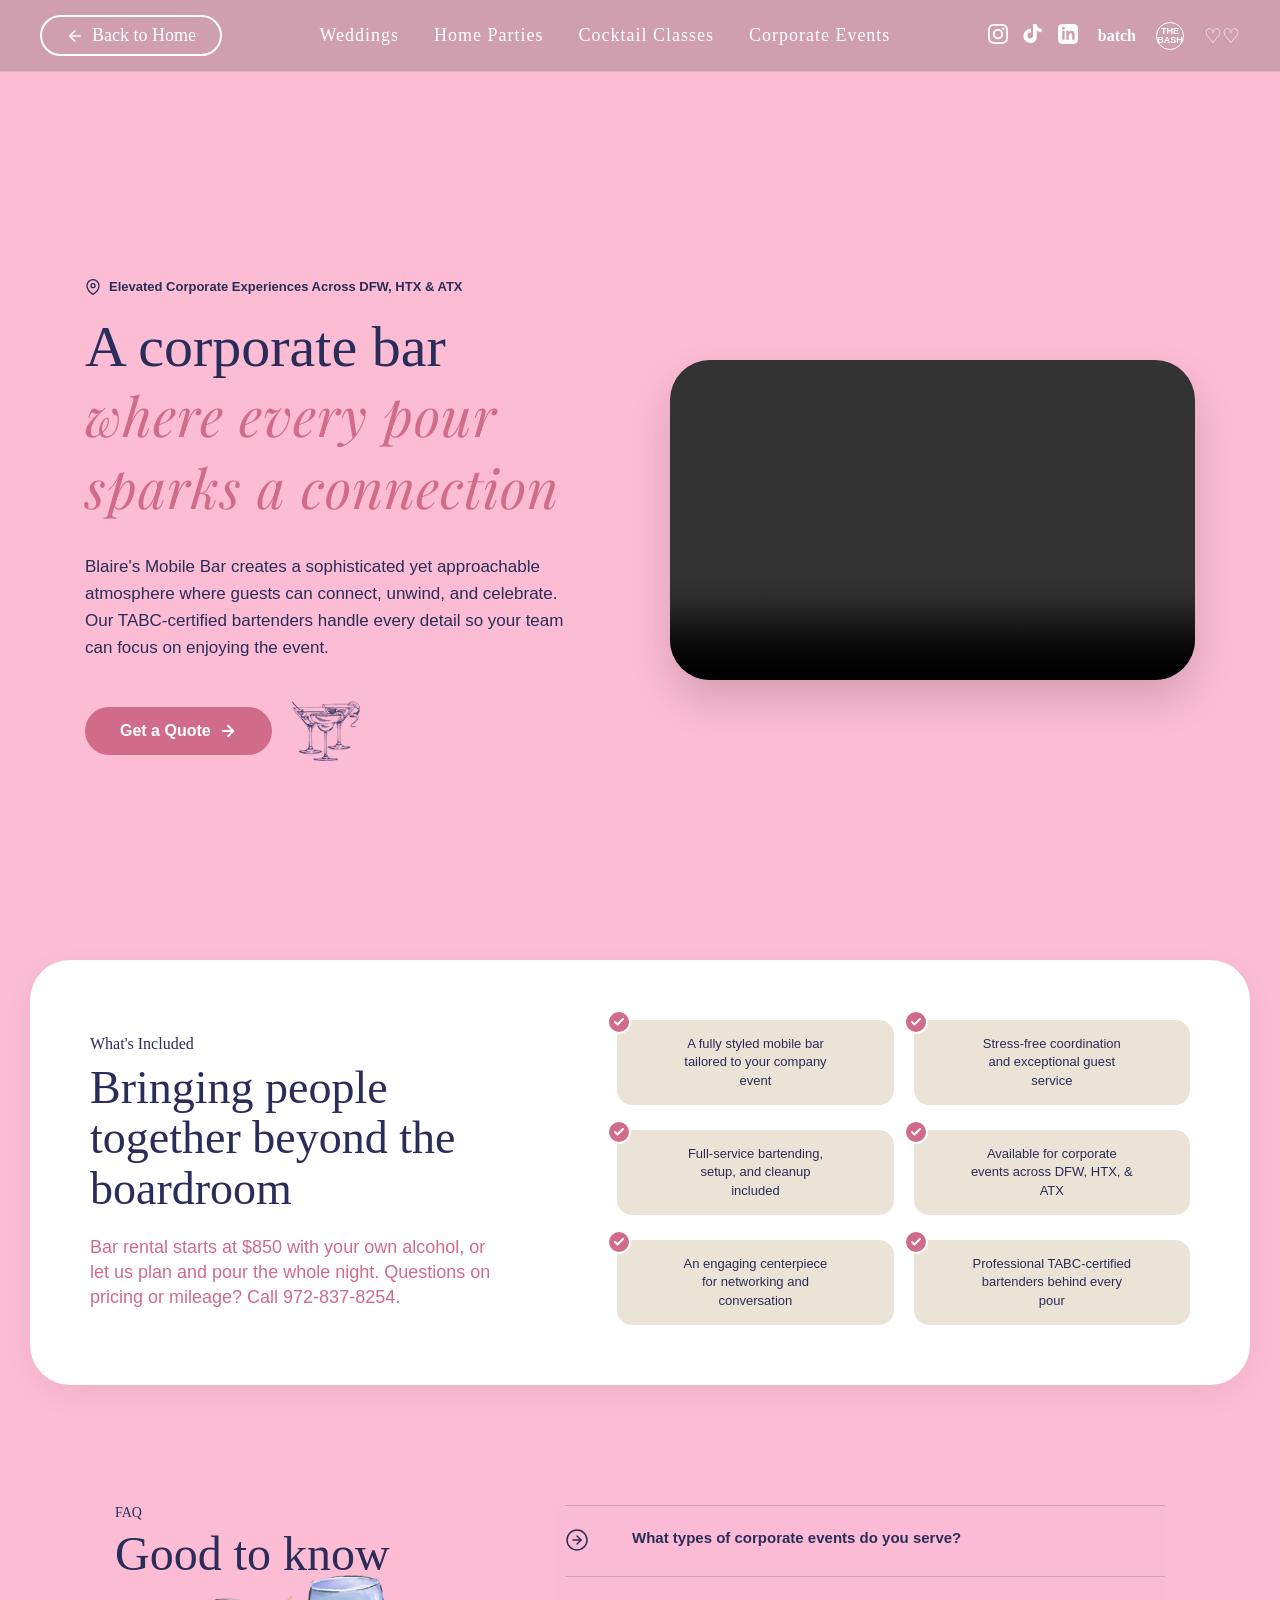
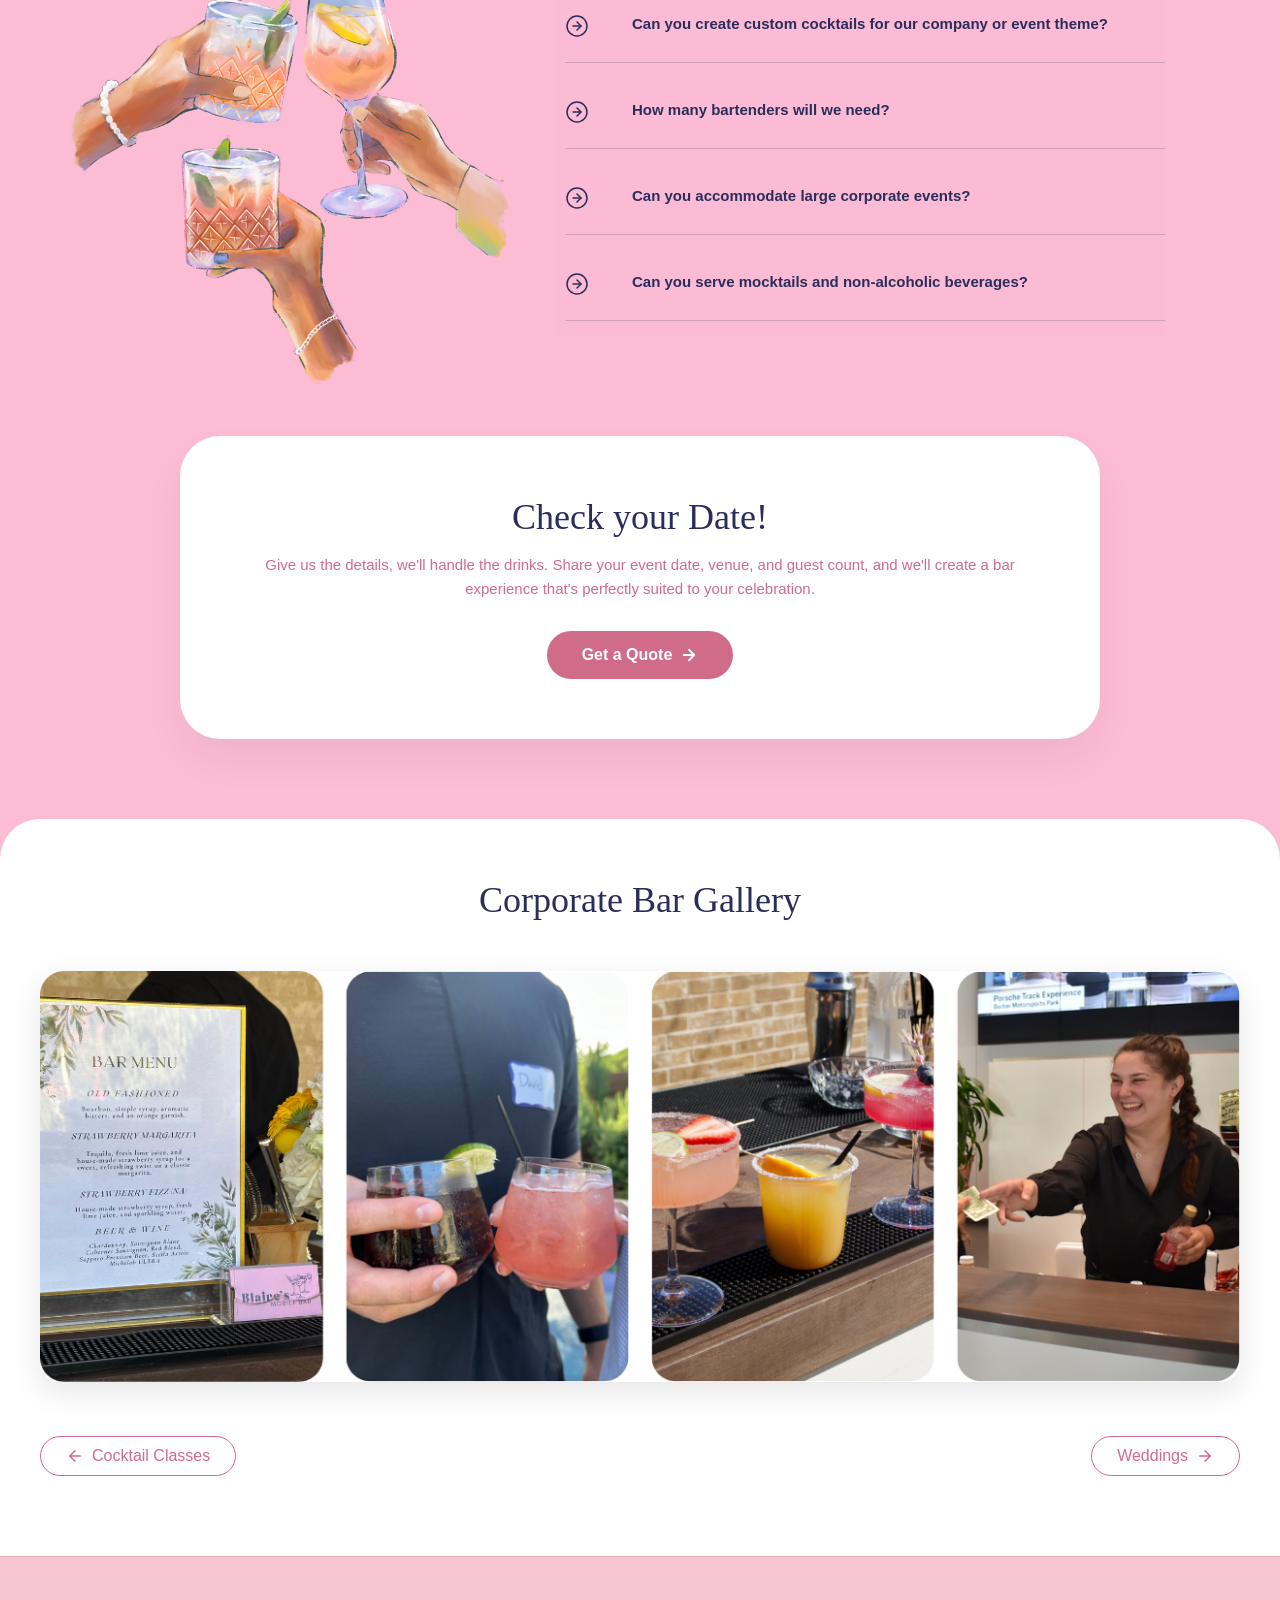
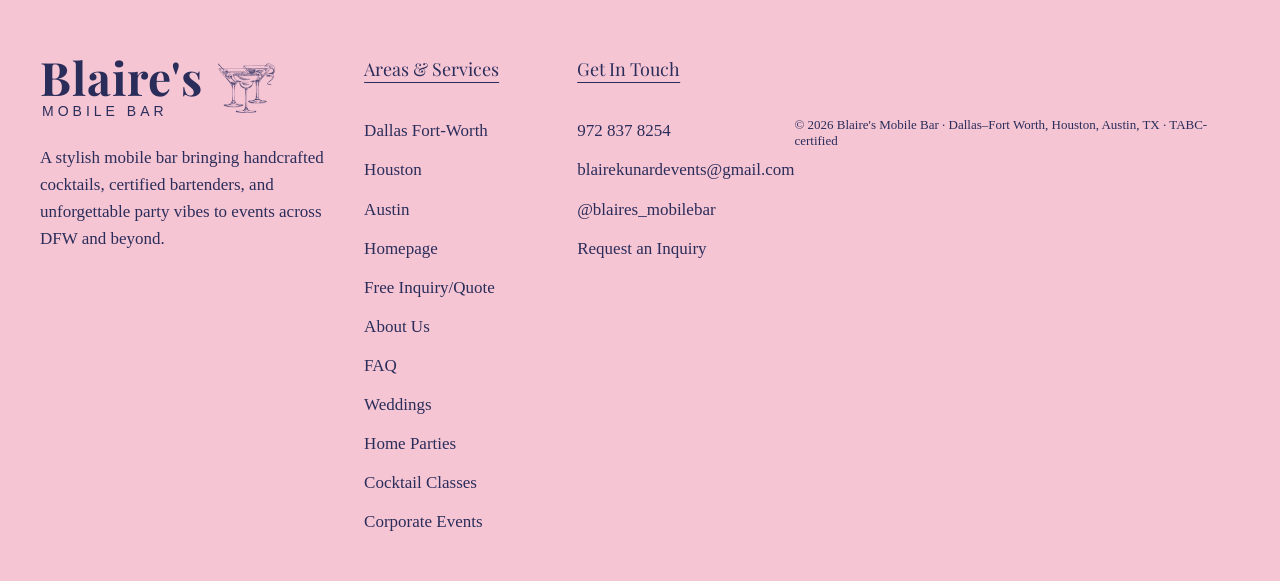
<file: corporate.html>
<!DOCTYPE html>
<html lang="en">
<head>
    <meta charset="UTF-8">
    <meta name="viewport" content="width=device-width, initial-scale=1.0">
    <title>Corporate Events | Blaire's Mobile Bar</title>
    
    <!-- Meta Pixel Code -->
    <script>
    !function(f,b,e,v,n,t,s)
    {if(f.fbq)return;n=f.fbq=function(){n.callMethod?
    n.callMethod.apply(n,arguments):n.queue.push(arguments)};
    if(!f._fbq)f._fbq=n;n.push=n;n.loaded=!0;n.version='2.0';
    n.queue=[];t=b.createElement(e);t.async=!0;
    t.src=v;s=b.getElementsByTagName(e)[0];
    s.parentNode.insertBefore(t,s)}(window, document,'script',
    'https://connect.facebook.net/en_US/fbevents.js');
    fbq('init', '1625877711459147');
    fbq('track', 'PageView');
    </script>
    <noscript><img height="1" width="1" style="display:none"
    src="https://www.facebook.com/tr?id=1625877711459147&ev=PageView&noscript=1"
    /></noscript>
    <!-- End Meta Pixel Code -->

    <link rel="stylesheet" href="style.css">
    
    <!-- Forcefully hide default browser arrows and override style.css injections -->
    <style>
        details > summary { list-style: none !important; outline: none; }
        details > summary::-webkit-details-marker { display: none !important; }
        details > summary::marker { display: none !important; content: "" !important; }
        
        details > summary::before,
        details > summary::after { 
            display: none !important; 
            content: none !important; 
        }
    </style>
<!-- Services Navigation Header (Transparent Mauve Background) -->
    <header style="position: fixed; top: 0; left: 0; width: 100%; z-index: 1000; background-color: rgba(140, 115, 121, 0.4); backdrop-filter: blur(8px); -webkit-backdrop-filter: blur(8px); display: flex; align-items: center; justify-content: space-between; padding: 15px 40px; box-sizing: border-box; font-family: Georgia, serif; border-bottom: 1px solid rgba(255, 255, 255, 0.2);">
        
        <!-- Styled Button: Back to Home -->
        <a href="index.html" class="btn" style="background-color: transparent; border: 2px solid white; border-radius: 25px; font-family: Georgia, serif; text-transform: none; font-size: 18px; font-weight: normal; color: white; padding: 8px 24px; text-decoration: none; display: inline-flex; align-items: center; gap: 8px;">
            <svg width="18" height="18" viewBox="0 0 24 24" fill="none" stroke="currentColor" stroke-width="2" stroke-linecap="round" stroke-linejoin="round"><path d="M19 12H5M12 19l-7-7 7-7"/></svg>
            Back to Home
        </a>
        
        <!-- Service Specific Navigation Links (Make sure to update the underline for the active page!) -->
        <ul class="nav-links" style="display: flex; gap: 35px; list-style: none; margin: 0; padding: 0; align-items: center;">
            <li><a href="weddings.html" style="font-family: Georgia, serif; font-size: 18px; color: white; text-decoration: none; text-transform: none;">Weddings</a></li>
            <li><a href="parties.html" style="font-family: Georgia, serif; font-size: 18px; color: white; text-decoration: none; text-transform: none;">Home Parties</a></li>
            <li><a href="classes.html" style="font-family: Georgia, serif; font-size: 18px; color: white; text-decoration: none; text-transform: none;">Cocktail Classes</a></li>
            <li><a href="corporate.html" style="font-family: Georgia, serif; font-size: 18px; color: white; text-decoration: none; text-transform: none;">Corporate Events</a></li>
        </ul>
        
        <!-- Socials & Partners (White versions) -->
        <div class="socials-partners" style="display: flex; align-items: center; gap: 15px; color: white;">
            <a href="https://www.instagram.com/blaires_mobilebar/" target="_blank" style="color: white; text-decoration: none;">
                <svg width="20" height="20" fill="currentColor" viewBox="0 0 24 24"><path d="M12 2.163c3.204 0 3.584.012 4.85.07 3.252.148 4.771 1.691 4.919 4.919.058 1.265.069 1.645.069 4.849 0 3.205-.012 3.584-.069 4.849-.149 3.225-1.664 4.771-4.919 4.919-1.266.058-1.644.07-4.85.07-3.204 0-3.584-.012-4.849-.07-3.26-.149-4.771-1.699-4.919-4.92-.058-1.265-.07-1.644-.07-4.849 0-3.204.013-3.583.07-4.849.149-3.227 1.664-4.771 4.919-4.919 1.266-.057 1.645-.069 4.849-.069zM12 0C8.741 0 8.333.014 7.053.072 2.695.272.273 2.69.073 7.051.014 8.333 0 8.741 0 12c0 3.259.014 3.668.072 4.948.2 4.358 2.618 6.78 6.98 6.98 1.281.058 1.689.072 4.948.072 3.259 0 3.668-.014 4.948-.072 4.354-.2 6.782-2.618 6.979-6.98.059-1.28.073-1.689.073-4.948 0-3.259-.014-3.667-.072-4.947-.196-4.354-2.617-6.78-6.979-6.98C15.668.014 15.259 0 12 0zm0 5.838a6.162 6.162 0 100 12.324 6.162 6.162 0 000-12.324zM12 16a4 4 0 110-8 4 4 0 010 8zm6.406-11.845a1.44 1.44 0 100 2.881 1.44 1.44 0 000-2.881z"/></svg>
            </a>
            <a href="https://tiktok.com/@blaires.mobile.bar" target="_blank" style="color: white; text-decoration: none;">
                <svg width="20" height="20" fill="currentColor" viewBox="0 0 24 24"><path d="M12.53.02C13.84 0 15.14.01 16.44 0c.08 1.53.63 3.09 1.75 4.17 1.12 1.11 2.7 1.62 4.24 1.79v4.03c-1.44-.07-2.88-.52-4.11-1.28a7.86 7.86 0 01-1.79-1.57V15c-.01 1.4-.33 2.83-1.01 4.1-.73 1.35-1.92 2.47-3.37 3.05a8.77 8.77 0 01-6.14.07 8.52 8.52 0 01-3.67-2.65A8.77 8.77 0 01.32 15a8.88 8.88 0 013.22-7.16 8.52 8.52 0 016.14-1.64v4.06c-.95-.08-1.93.09-2.77.58-.87.51-1.48 1.45-1.6 2.46-.11.96.16 1.98.74 2.77s1.5 1.28 2.49 1.27a3.48 3.48 0 003.49-3.48V.02h.53z"/></svg>
            </a>
            <a href="https://www.linkedin.com/company/blaire-s-mobile-bar/" target="_blank" style="color: white; text-decoration: none;">
                <svg width="20" height="20" fill="currentColor" viewBox="0 0 24 24"><path d="M19 0h-14c-2.761 0-5 2.239-5 5v14c0 2.761 2.239 5 5 5h14c2.762 0 5-2.239 5-5v-14c0-2.761-2.238-5-5-5zm-11 19h-3v-11h3v11zm-1.5-12.268c-.966 0-1.75-.779-1.75-1.75s.784-1.75 1.75-1.75 1.75.779 1.75 1.75-.784 1.75-1.75 1.75zm13.5 12.268h-3v-5.604c0-3.368-4-3.113-4 0v5.604h-3v-11h3v1.765c1.396-2.586 7-2.777 7 2.476v6.759z"/></svg>
            </a>
            <a href="https://letsbatch.com/experiences/fb91f2fe-104f-4f2c-a0b3-4a798e4db5f9" target="_blank" style="color: white; text-decoration: none; display: flex; align-items: center;">
                <span style="font-family: Georgia, serif; font-size: 16px; font-weight: bold; margin-left: 5px;">batch</span>
            </a>
            <a href="https://www.thebash.com/bartender/blaire-s-mobile-bar-service" target="_blank" style="color: white; text-decoration: none; display: flex; align-items: center;">
                <span style="font-family: 'Helvetica Neue', Helvetica, Arial, sans-serif; font-size: 9px; font-weight: bold; border: 1px solid white; border-radius: 50%; width: 26px; height: 26px; display: flex; align-items: center; justify-content: center; text-transform: uppercase; line-height: 1; text-align: center; margin-left: 5px;">the bash</span>
            </a>
            <a href="https://www.zola.com/wedding-vendors/wedding-bar-services/blaire-s-mobile-bar" target="_blank" style="color: white; text-decoration: none; display: flex; align-items: center;">
                <span style="font-size: 20px; line-height: 1; margin-left: 5px;">♡♡</span>
            </a>
        </div>
    </header>

    <main>
        <!-- Hero/Intro Section -->
        <section style="padding: 160px 20px 80px 20px; min-height: 80vh; display: flex; align-items: center;">
            <div style="max-width: 1200px; margin: 0 auto; display: flex; flex-wrap: wrap; align-items: center; gap: 60px;">
                
                <!-- Left Side Typography and Button -->
                <div style="flex: 1; min-width: 400px;">
                    <div style="display: flex; align-items: center; gap: 8px; color: #2a2d5a; font-family: 'Helvetica Neue', Helvetica, sans-serif; font-size: 13px; margin-bottom: 20px; font-weight: bold;">
                        <svg width="16" height="16" viewBox="0 0 24 24" fill="none" stroke="currentColor" stroke-width="2" stroke-linecap="round" stroke-linejoin="round"><path d="M21 10c0 7-9 13-9 13s-9-6-9-13a9 9 0 0 1 18 0z"></path><circle cx="12" cy="10" r="3"></circle></svg>
                        <span>Elevated Corporate Experiences Across DFW, HTX & ATX</span>
                    </div>

                    <h1 style="font-family: Georgia, serif; font-size: 58px; color: #2a2d5a; margin: 0; font-weight: normal; line-height: 1.1;">A corporate bar</h1>
                    <h2 style="font-family: 'Playfair Display', Georgia, serif; font-style: italic; font-size: 54px; color: #d16b8a; margin: 0 0 30px 0; font-weight: normal; letter-spacing: 1px;">where every pour<br>sparks a connection</h2>

                    <p style="font-family: 'Helvetica Neue', Helvetica, sans-serif; font-size: 17px; color: #2a2d5a; line-height: 1.6; margin-bottom: 40px; max-width: 500px;">
                        Blaire's Mobile Bar creates a sophisticated yet approachable atmosphere where guests can connect, unwind, and celebrate. Our TABC-certified bartenders handle every detail so your team can focus on enjoying the event.
                    </p>

                    <div style="display: flex; align-items: center; gap: 20px;">
                        <a href="quote.html" style="display: inline-flex; align-items: center; gap: 8px; background-color: #d16b8a; color: white; font-family: 'Helvetica Neue', Helvetica, sans-serif; font-size: 16px; padding: 15px 35px; border-radius: 30px; text-decoration: none; font-weight: bold; transition: background-color 0.3s;">
                            Get a Quote 
                            <svg width="18" height="18" viewBox="0 0 24 24" fill="none" stroke="currentColor" stroke-width="2.5" stroke-linecap="round" stroke-linejoin="round"><path d="M5 12h14M12 5l7 7-7 7"/></svg>
                        </a>
                        <img src="Images/Small Martini on top of weddings.png" alt="Martini Glasses" style="height: 60px;">
                    </div>
                </div>

                <!-- Right Side: Corporate Event Top Video -->
                <div style="flex: 1; min-width: 400px; display: flex; justify-content: flex-end;">
                    <video src="Images/corp events video top.mp4" controls autoplay loop muted playsinline style="width: 100%; max-width: 550px; height: 320px; border-radius: 40px; box-shadow: 0 20px 40px rgba(0,0,0,0.15); object-fit: cover;"></video>
                </div>
            </div>
        </section>

        <!-- What's Included Card -->
        <section style="padding: 0 20px 60px;">
            <div class="white-card" style="display: flex; align-items: center; gap: 50px; text-align: left; max-width: 1100px; margin: 0 auto; background-color: white; border-radius: 40px; padding: 60px;">
                
                <div style="flex: 1;">
                    <p style="font-family: Georgia, serif; font-size: 16px; color: #2a2d5a; margin-top: 0; margin-bottom: 10px;">What's Included</p>
                    <h2 style="font-size: 46px; margin-top: 0; color: #2a2d5a; font-family: Georgia, serif; font-weight: normal; line-height: 1.1; margin-bottom: 20px;">Bringing people<br>together beyond the<br>boardroom</h2>
                    <p style="font-size: 18px; color: #d16b8a; line-height: 1.4; font-family: 'Helvetica Neue', Helvetica, sans-serif; font-weight: normal; margin: 0;">Bar rental starts at $850 with your own alcohol, or<br>let us plan and pour the whole night. Questions on<br>pricing or mileage? Call 972-837-8254.</p>
                </div>
                
                <div style="flex: 1.2;">
                    <div style="display: grid; grid-template-columns: 1fr 1fr; gap: 20px; row-gap: 25px;">
                        <div style="position: relative; background-color: #ebe3d5; border-radius: 15px; padding: 15px; display: flex; align-items: center; justify-content: center; text-align: center; min-height: 85px; box-sizing: border-box;">
                            <div style="position: absolute; top: -10px; left: -10px; width: 24px; height: 24px; background-color: #d16b8a; border-radius: 50%; display: flex; align-items: center; justify-content: center; border: 2px solid white; box-sizing: border-box;">
                                <svg width="12" height="12" viewBox="0 0 24 24" fill="none" stroke="white" stroke-width="4" stroke-linecap="round" stroke-linejoin="round"><polyline points="20 6 9 17 4 12"></polyline></svg>
                            </div>
                            <p style="margin: 0; color: #2a2d5a; font-family: 'Helvetica Neue', Helvetica, sans-serif; font-size: 13px; font-weight: 500; line-height: 1.4;">A fully styled mobile bar<br>tailored to your company<br>event</p>
                        </div>
                        <div style="position: relative; background-color: #ebe3d5; border-radius: 15px; padding: 15px; display: flex; align-items: center; justify-content: center; text-align: center; min-height: 85px; box-sizing: border-box;">
                            <div style="position: absolute; top: -10px; left: -10px; width: 24px; height: 24px; background-color: #d16b8a; border-radius: 50%; display: flex; align-items: center; justify-content: center; border: 2px solid white; box-sizing: border-box;">
                                <svg width="12" height="12" viewBox="0 0 24 24" fill="none" stroke="white" stroke-width="4" stroke-linecap="round" stroke-linejoin="round"><polyline points="20 6 9 17 4 12"></polyline></svg>
                            </div>
                            <p style="margin: 0; color: #2a2d5a; font-family: 'Helvetica Neue', Helvetica, sans-serif; font-size: 13px; font-weight: 500; line-height: 1.4;">Stress-free coordination<br>and exceptional guest<br>service</p>
                        </div>
                        <div style="position: relative; background-color: #ebe3d5; border-radius: 15px; padding: 15px; display: flex; align-items: center; justify-content: center; text-align: center; min-height: 85px; box-sizing: border-box;">
                            <div style="position: absolute; top: -10px; left: -10px; width: 24px; height: 24px; background-color: #d16b8a; border-radius: 50%; display: flex; align-items: center; justify-content: center; border: 2px solid white; box-sizing: border-box;">
                                <svg width="12" height="12" viewBox="0 0 24 24" fill="none" stroke="white" stroke-width="4" stroke-linecap="round" stroke-linejoin="round"><polyline points="20 6 9 17 4 12"></polyline></svg>
                            </div>
                            <p style="margin: 0; color: #2a2d5a; font-family: 'Helvetica Neue', Helvetica, sans-serif; font-size: 13px; font-weight: 500; line-height: 1.4;">Full-service bartending,<br>setup, and cleanup<br>included</p>
                        </div>
                        <div style="position: relative; background-color: #ebe3d5; border-radius: 15px; padding: 15px; display: flex; align-items: center; justify-content: center; text-align: center; min-height: 85px; box-sizing: border-box;">
                            <div style="position: absolute; top: -10px; left: -10px; width: 24px; height: 24px; background-color: #d16b8a; border-radius: 50%; display: flex; align-items: center; justify-content: center; border: 2px solid white; box-sizing: border-box;">
                                <svg width="12" height="12" viewBox="0 0 24 24" fill="none" stroke="white" stroke-width="4" stroke-linecap="round" stroke-linejoin="round"><polyline points="20 6 9 17 4 12"></polyline></svg>
                            </div>
                            <p style="margin: 0; color: #2a2d5a; font-family: 'Helvetica Neue', Helvetica, sans-serif; font-size: 13px; font-weight: 500; line-height: 1.4;">Available for corporate<br>events across DFW, HTX, &<br>ATX</p>
                        </div>
                        <div style="position: relative; background-color: #ebe3d5; border-radius: 15px; padding: 15px; display: flex; align-items: center; justify-content: center; text-align: center; min-height: 85px; box-sizing: border-box;">
                            <div style="position: absolute; top: -10px; left: -10px; width: 24px; height: 24px; background-color: #d16b8a; border-radius: 50%; display: flex; align-items: center; justify-content: center; border: 2px solid white; box-sizing: border-box;">
                                <svg width="12" height="12" viewBox="0 0 24 24" fill="none" stroke="white" stroke-width="4" stroke-linecap="round" stroke-linejoin="round"><polyline points="20 6 9 17 4 12"></polyline></svg>
                            </div>
                            <p style="margin: 0; color: #2a2d5a; font-family: 'Helvetica Neue', Helvetica, sans-serif; font-size: 13px; font-weight: 500; line-height: 1.4;">An engaging centerpiece<br>for networking and<br>conversation</p>
                        </div>
                        <div style="position: relative; background-color: #ebe3d5; border-radius: 15px; padding: 15px; display: flex; align-items: center; justify-content: center; text-align: center; min-height: 85px; box-sizing: border-box;">
                            <div style="position: absolute; top: -10px; left: -10px; width: 24px; height: 24px; background-color: #d16b8a; border-radius: 50%; display: flex; align-items: center; justify-content: center; border: 2px solid white; box-sizing: border-box;">
                                <svg width="12" height="12" viewBox="0 0 24 24" fill="none" stroke="white" stroke-width="4" stroke-linecap="round" stroke-linejoin="round"><polyline points="20 6 9 17 4 12"></polyline></svg>
                            </div>
                            <p style="margin: 0; color: #2a2d5a; font-family: 'Helvetica Neue', Helvetica, sans-serif; font-size: 13px; font-weight: 500; line-height: 1.4;">Professional TABC-certified<br>bartenders behind every<br>pour</p>
                        </div>
                    </div>
                </div>
            </div>
        </section>

        <!-- FAQ Section -->
        <section style="background-color: #fcbcd4; max-width: 1050px; margin: 0 auto; display: flex; flex-wrap: wrap; gap: 40px; padding: 60px 20px 100px 20px; position: relative; z-index: 1;">
            
            <div style="flex: 1; position: relative; min-width: 300px;">
                <p style="font-family: Georgia, serif; font-size: 14px; color: #2a2d5a; margin: 0 0 5px 0;">FAQ</p>
                <h2 style="font-size: 48px; margin-top: 0; color: #2a2d5a; font-family: Georgia, serif; font-weight: normal; margin-bottom: 20px; z-index: 2; position: relative;">Good to know</h2>
                
                <!-- Graphic for Corporate FAQ -->
                <img src="Images/toast for corp.png" alt="Drinks Illustration" style="position: absolute; left: -45px; top: 70px; width: 440px; max-width: none; z-index: 1; pointer-events: none; opacity: 0.95;">
            </div>

            <!-- FAQ text block safely overlapping the image layout WITH DIVIDING LINES -->
            <div style="flex: 1.5; min-width: 450px; position: relative; z-index: 2; background-color: rgba(252, 188, 212, 0.65); padding-left: 10px;">
                <div style="border-top: 1px solid rgba(42, 45, 90, 0.2); display: flex; flex-direction: column;">
                    
                    <details style="padding: 20px 0; border-bottom: 1px solid rgba(42, 45, 90, 0.2);">
                        <summary style="cursor: pointer; display: flex; gap: 15px; align-items: flex-start; outline: none;">
                            <div style="flex-shrink: 0; padding-top: 2px;">
                                <svg width="24" height="24" viewBox="0 0 24 24" fill="none" stroke="#2a2d5a" stroke-width="1.5" stroke-linecap="round" stroke-linejoin="round"><circle cx="12" cy="12" r="10"></circle><polyline points="12 16 16 12 12 8"></polyline><line x1="8" y1="12" x2="16" y2="12"></line></svg>
                            </div>
                            <p style="margin: 0; font-family: 'Helvetica Neue', Helvetica, sans-serif; font-weight: bold; font-size: 15px; color: #2a2d5a;">What types of corporate events do you serve?</p>
                        </summary>
                        <div style="padding-left: 39px; margin-top: 5px;">
                            <p style="margin-top: 5px; color: #2a2d5a; line-height: 1.6;">We serve a wide range of corporate events, including holiday parties, team building events, networking mixers, client appreciation events, grand openings, conferences, brand activations, and company celebrations.</p>
                        </div>
                    </details>

                    <details style="padding: 20px 0; border-bottom: 1px solid rgba(42, 45, 90, 0.2);">
                        <summary style="cursor: pointer; display: flex; gap: 15px; align-items: flex-start; outline: none;">
                            <div style="flex-shrink: 0; padding-top: 2px;">
                                <svg width="24" height="24" viewBox="0 0 24 24" fill="none" stroke="#2a2d5a" stroke-width="1.5" stroke-linecap="round" stroke-linejoin="round"><circle cx="12" cy="12" r="10"></circle><polyline points="12 16 16 12 12 8"></polyline><line x1="8" y1="12" x2="16" y2="12"></line></svg>
                            </div>
                            <p style="margin: 0; font-family: 'Helvetica Neue', Helvetica, sans-serif; font-weight: bold; font-size: 15px; color: #2a2d5a;">Can you create custom cocktails for our company or event theme?</p>
                        </summary>
                        <div style="padding-left: 39px; margin-top: 5px;">
                            <p style="margin-top: 5px; color: #2a2d5a; line-height: 1.6;">Absolutely! We love creating signature cocktails inspired by your company, event theme, brand colors, or special occasion. Custom drink menus are one of our favorite ways to elevate a corporate gathering.</p>
                        </div>
                    </details>

                    <details style="padding: 20px 0; border-bottom: 1px solid rgba(42, 45, 90, 0.2);">
                        <summary style="cursor: pointer; display: flex; gap: 15px; align-items: flex-start; outline: none;">
                            <div style="flex-shrink: 0; padding-top: 2px;">
                                <svg width="24" height="24" viewBox="0 0 24 24" fill="none" stroke="#2a2d5a" stroke-width="1.5" stroke-linecap="round" stroke-linejoin="round"><circle cx="12" cy="12" r="10"></circle><polyline points="12 16 16 12 12 8"></polyline><line x1="8" y1="12" x2="16" y2="12"></line></svg>
                            </div>
                            <p style="margin: 0; font-family: 'Helvetica Neue', Helvetica, sans-serif; font-weight: bold; font-size: 15px; color: #2a2d5a;">How many bartenders will we need?</p>
                        </summary>
                        <div style="padding-left: 39px; margin-top: 5px;">
                            <p style="margin-top: 5px; color: #2a2d5a; line-height: 1.6;">One bartender can comfortably serve up to 75 guests. For larger events, we require an additional bartender (+1 per 75 guests) to ensure efficient service and minimal wait times.</p>
                        </div>
                    </details>
                    
                    <details style="padding: 20px 0; border-bottom: 1px solid rgba(42, 45, 90, 0.2);">
                        <summary style="cursor: pointer; display: flex; gap: 15px; align-items: flex-start; outline: none;">
                            <div style="flex-shrink: 0; padding-top: 2px;">
                                <svg width="24" height="24" viewBox="0 0 24 24" fill="none" stroke="#2a2d5a" stroke-width="1.5" stroke-linecap="round" stroke-linejoin="round"><circle cx="12" cy="12" r="10"></circle><polyline points="12 16 16 12 12 8"></polyline><line x1="8" y1="12" x2="16" y2="12"></line></svg>
                            </div>
                            <p style="margin: 0; font-family: 'Helvetica Neue', Helvetica, sans-serif; font-weight: bold; font-size: 15px; color: #2a2d5a;">Can you accommodate large corporate events?</p>
                        </summary>
                        <div style="padding-left: 39px; margin-top: 5px;">
                            <p style="margin-top: 5px; color: #2a2d5a; line-height: 1.6;">Yes! Whether you're hosting a small team happy hour or a large-scale company event, we'll work with you to determine the right staffing and setup for your guest count.</p>
                        </div>
                    </details>
                    
                    <details style="padding: 20px 0; border-bottom: 1px solid rgba(42, 45, 90, 0.2);">
                        <summary style="cursor: pointer; display: flex; gap: 15px; align-items: flex-start; outline: none;">
                            <div style="flex-shrink: 0; padding-top: 2px;">
                                <svg width="24" height="24" viewBox="0 0 24 24" fill="none" stroke="#2a2d5a" stroke-width="1.5" stroke-linecap="round" stroke-linejoin="round"><circle cx="12" cy="12" r="10"></circle><polyline points="12 16 16 12 12 8"></polyline><line x1="8" y1="12" x2="16" y2="12"></line></svg>
                            </div>
                            <p style="margin: 0; font-family: 'Helvetica Neue', Helvetica, sans-serif; font-weight: bold; font-size: 15px; color: #2a2d5a;">Can you serve mocktails and non-alcoholic beverages?</p>
                        </summary>
                        <div style="padding-left: 39px; margin-top: 5px;">
                            <p style="margin-top: 5px; color: #2a2d5a; line-height: 1.6;">Yes! We can provide a full menu of delicious mocktails and non-alcoholic beverages to ensure all guests feel included in the celebration.</p>
                        </div>
                    </details>

                </div>
            </div>
        </section>

        <!-- Standalone, non-conjoined white check your date card -->
        <section style="padding: 0 20px 80px 20px; position: relative; z-index: 5;">
            <div class="white-card" style="padding: 60px; max-width: 800px; margin: 0 auto; text-align: center; background-color: white; border-radius: 40px; box-shadow: 0 20px 40px rgba(0,0,0,0.05);">
                <h2 style="font-size: 36px; margin-top: 0; margin-bottom: 10px; color: #2a2d5a; font-family: Georgia, serif; font-weight: normal;">Check your Date!</h2>
                <p style="margin-bottom: 30px; color: #d16b8a; line-height: 1.6; font-family: 'Helvetica Neue', Helvetica, sans-serif; font-size: 15px;">Give us the details, we'll handle the drinks. Share your event date, venue, and guest count, and we'll create a bar experience that's perfectly suited to your celebration.</p>
                <a href="quote.html" class="btn" onclick="fbq('track', 'Contact');" style="display: inline-flex; align-items: center; justify-content: center; gap: 8px; background-color: #d16b8a; color: white; padding: 15px 35px; border-radius: 30px; text-decoration: none; font-weight: bold; width: fit-content; margin: 0 auto; font-family: 'Helvetica Neue', Helvetica, sans-serif;">
                    Get a Quote 
                    <svg width="18" height="18" viewBox="0 0 24 24" fill="none" stroke="currentColor" stroke-width="2.5" stroke-linecap="round" stroke-linejoin="round"><path d="M5 12h14M12 5l7 7-7 7"/></svg>
                </a>
            </div>
        </section>

        <!-- Separate White Gallery Section -->
        <div style="background-color: white; border-top-left-radius: 40px; border-top-right-radius: 40px; padding: 60px 20px 80px 20px; position: relative; z-index: 5;">
            <div style="max-width: 1200px; margin: 0 auto;">
                
                <h2 style="color: #2a2d5a; font-family: Georgia, serif; font-weight: normal; margin-top: 0; margin-bottom: 50px; font-size: 36px; text-align: center;">Corporate Bar Gallery</h2>
                
                <!-- Single Image layout matching weddings and parties pages -->
                <img src="Images/corp bar gallery.png" alt="Corporate Bar Gallery" style="width: 100%; height: auto; border-radius: 20px; box-shadow: 0 10px 30px rgba(0,0,0,0.1);">
                
                <!-- Bottom Navigation Buttons -->
                <div style="display: flex; justify-content: space-between; align-items: center; margin-top: 50px;">
                    
                    <!-- Left Navigate Button (Points to Cocktail Classes) -->
                    <a href="classes.html" style="display: inline-flex; align-items: center; justify-content: center; gap: 8px; border: 1px solid #d16b8a; color: #d16b8a; background-color: transparent; padding: 10px 25px; border-radius: 30px; text-decoration: none; font-family: 'Helvetica Neue', Helvetica, sans-serif; font-size: 16px;">
                        <svg width="18" height="18" viewBox="0 0 24 24" fill="none" stroke="currentColor" stroke-width="2" stroke-linecap="round" stroke-linejoin="round"><path d="M19 12H5M12 19l-7-7 7-7"/></svg>
                        Cocktail Classes 
                    </a>

                    <!-- Right Navigate Button (Points back to Weddings to complete the loop) -->
                    <a href="weddings.html" style="display: inline-flex; align-items: center; justify-content: center; gap: 8px; border: 1px solid #d16b8a; color: #d16b8a; background-color: transparent; padding: 10px 25px; border-radius: 30px; text-decoration: none; font-family: 'Helvetica Neue', Helvetica, sans-serif; font-size: 16px;">
                        Weddings 
                        <svg width="18" height="18" viewBox="0 0 24 24" fill="none" stroke="currentColor" stroke-width="2" stroke-linecap="round" stroke-linejoin="round"><path d="M5 12h14M12 5l7 7-7 7"/></svg>
                    </a>
                    
                </div>
            </div>
        </div>
    </main>

    <!-- Bulletproof Footer -->
    <footer style="background-color: #f6c5d4; padding: 100px 40px 40px; font-family: Georgia, serif; color: #2a2d5a; position: relative; z-index: 1;">
        
        <div style="max-width: 1200px; margin: 0 auto; display: flex; justify-content: space-between; align-items: flex-start;">
            
            <div style="width: 40%; padding-right: 40px;">
                <div style="display: flex; align-items: center; margin-bottom: 25px;">
                    <div style="display: flex; flex-direction: column; justify-content: center;">
                        <h2 style="font-family: 'Playfair Display', Georgia, serif; font-size: 46px; font-weight: bold; margin: 0; color: #2a2d5a; line-height: 0.9; letter-spacing: 1px;">Blaire's</h2>
                        <p style="font-family: 'Helvetica Neue', Helvetica, Arial, sans-serif; font-size: 14px; letter-spacing: 4px; margin: 4px 0 0 2px; color: #2a2d5a; font-weight: 500;">MOBILE BAR</p>
                    </div>
                    <img src="Images/Small Martini on top of weddings.png" alt="Martini Graphic" style="height: 50px; margin-left: 15px; opacity: 0.9;">
                </div>
                
                <p style="font-size: 17px; line-height: 1.6; color: #2a2d5a; margin: 0; max-width: 380px;">
                    A stylish mobile bar bringing handcrafted cocktails, certified bartenders, and unforgettable party vibes to events across DFW and beyond.
                </p>
            </div>

            <div style="width: 30%;">
                <h4 style="font-size: 18px; font-weight: normal; text-decoration: underline; text-underline-offset: 6px; margin-top: 0; margin-bottom: 30px; color: #2a2d5a;">Areas & Services</h4>
                <ul style="list-style: none; padding: 0; margin: 0; line-height: 2.3; font-size: 17px;">
                    <li style="color: #2a2d5a;">Dallas Fort-Worth</li>
                    <li style="color: #2a2d5a;">Houston</li>
                    <li style="color: #2a2d5a;">Austin</li>
                    <li><a href="index.html" style="color: #2a2d5a; text-decoration: none;">Homepage</a></li>
                    <li><a href="quote.html" style="color: #2a2d5a; text-decoration: none;">Free Inquiry/Quote</a></li>
                    <li><a href="about.html" style="color: #2a2d5a; text-decoration: none;">About Us</a></li>
                    <li><a href="about.html" style="color: #2a2d5a; text-decoration: none;">FAQ</a></li>
                    <li><a href="services.html" style="color: #2a2d5a; text-decoration: none;">Weddings</a></li>
                    <li><a href="services.html" style="color: #2a2d5a; text-decoration: none;">Home Parties</a></li>
                    <li><a href="services.html" style="color: #2a2d5a; text-decoration: none;">Cocktail Classes</a></li>
                    <li><a href="services.html" style="color: #2a2d5a; text-decoration: none;">Corporate Events</a></li>
                </ul>
            </div>

            <div style="width: 30%;">
                <h4 style="font-size: 18px; font-weight: normal; text-decoration: underline; text-underline-offset: 6px; margin-top: 0; margin-bottom: 30px; color: #2a2d5a;">Get In Touch</h4>
                <ul style="list-style: none; padding: 0; margin: 0; line-height: 2.3; font-size: 17px;">
                    <li style="color: #2a2d5a;">972 837 8254</li>
                    <li><a href="mailto:blairekunardevents@gmail.com" style="color: #2a2d5a; text-decoration: none;">blairekunardevents@gmail.com</a></li>
                    <li><a href="https://www.instagram.com/blaires_mobilebar/" target="_blank" style="color: #2a2d5a; text-decoration: none;">@blaires_mobilebar</a></li>
                    <li><a href="quote.html" style="color: #2a2d5a; text-decoration: none;">Request an Inquiry</a></li>
                </ul>
            </div>
            
        </div>

        <div style="max-width: 1200px; margin: 60px auto 0; padding-top: 0;">
            <p style="font-size: 13px; color: #2a2d5a; margin: 0;">
                © 2026 Blaire's Mobile Bar &middot; Dallas–Fort Worth, Houston, Austin, TX &middot; TABC-certified
            </p>
        </div>
    </footer>

</body>
</html>
</file>
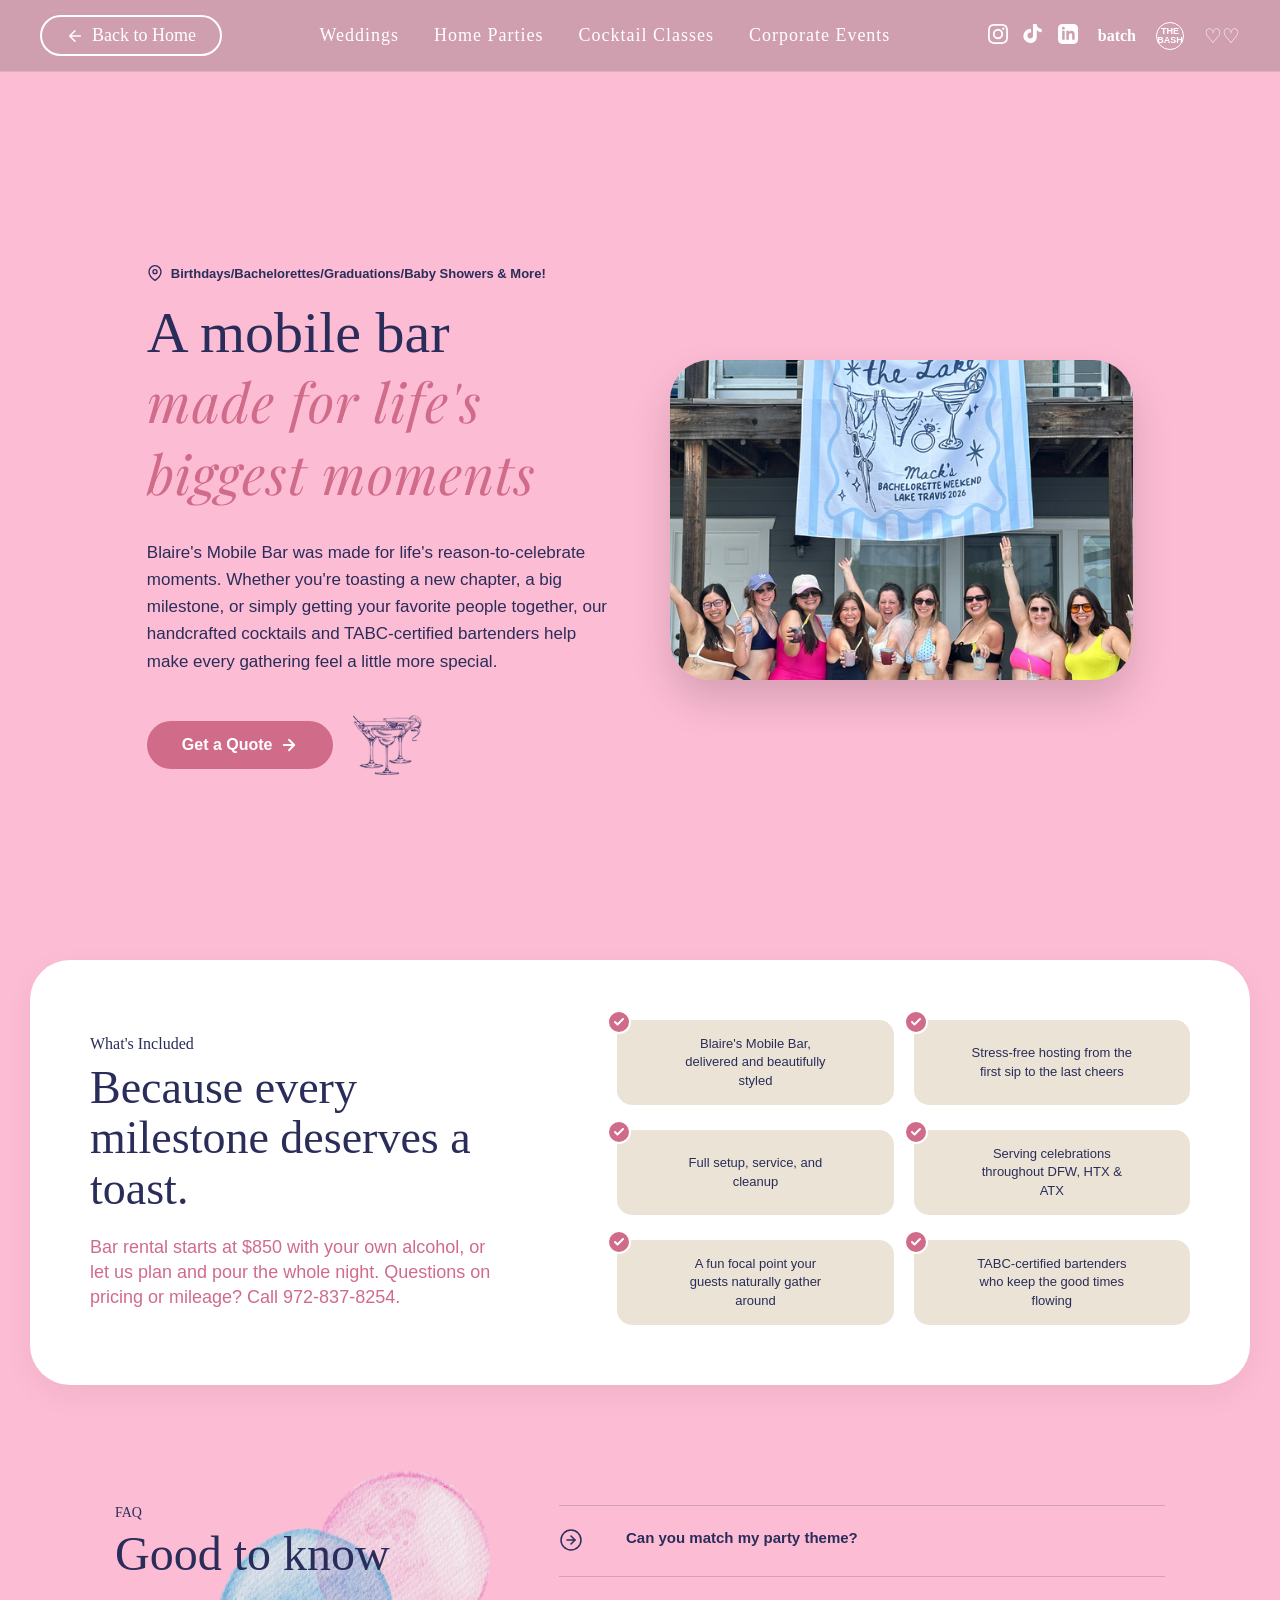
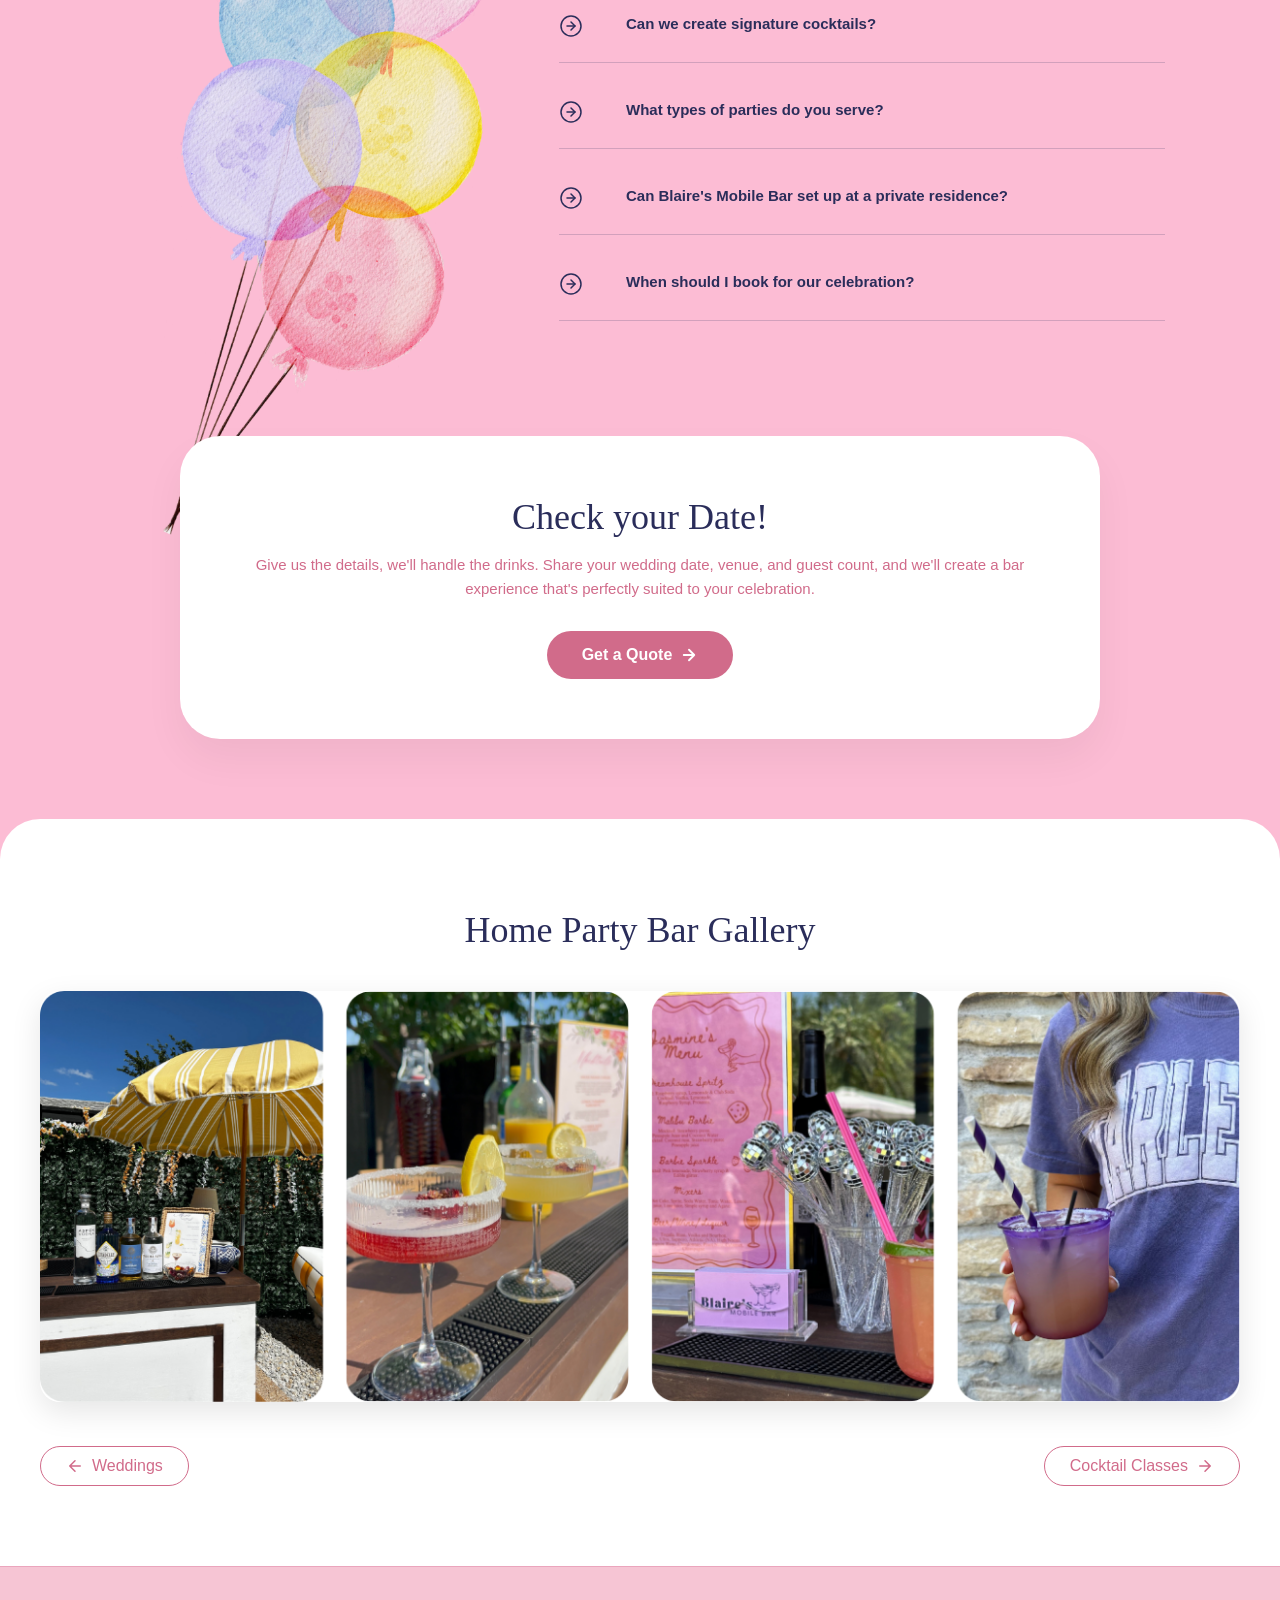
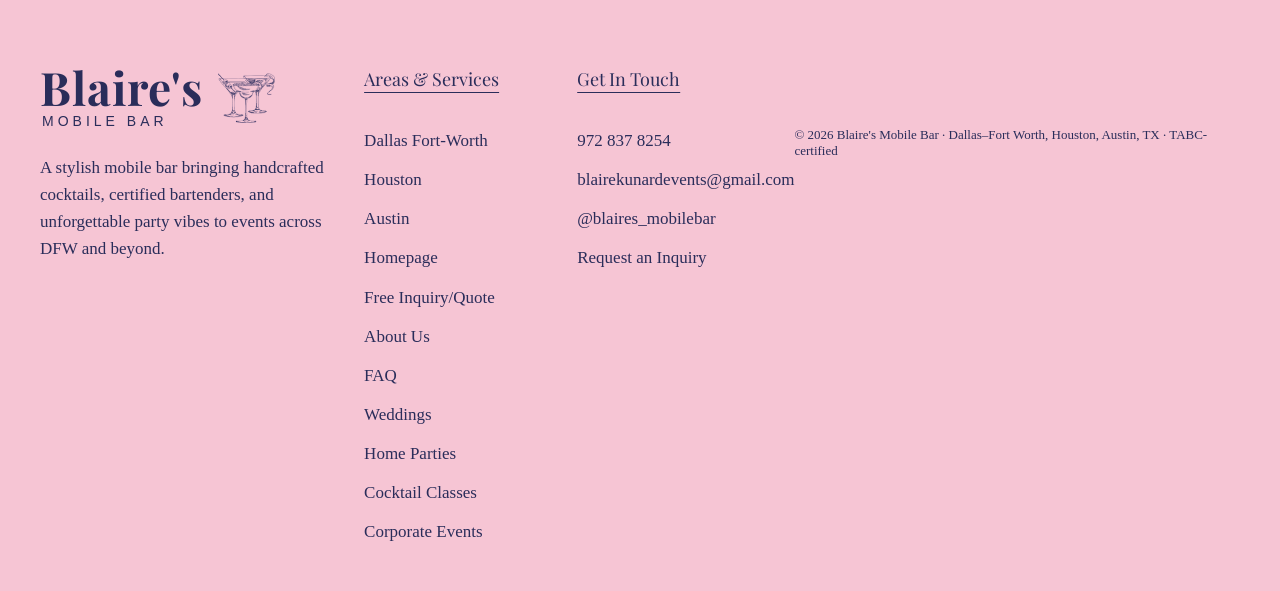
<file: parties.html>
<!DOCTYPE html>
<html lang="en">
<head>
    <meta charset="UTF-8">
    <meta name="viewport" content="width=device-width, initial-scale=1.0">
    <title>Home Parties | Blaire's Mobile Bar</title>
    
    <!-- Meta Pixel Code -->
    <script>
    !function(f,b,e,v,n,t,s)
    {if(f.fbq)return;n=f.fbq=function(){n.callMethod?
    n.callMethod.apply(n,arguments):n.queue.push(arguments)};
    if(!f._fbq)f._fbq=n;n.push=n;n.loaded=!0;n.version='2.0';
    n.queue=[];t=b.createElement(e);t.async=!0;
    t.src=v;s=b.getElementsByTagName(e)[0];
    s.parentNode.insertBefore(t,s)}(window, document,'script',
    'https://connect.facebook.net/en_US/fbevents.js');
    fbq('init', '1625877711459147');
    fbq('track', 'PageView');
    </script>
    <noscript><img height="1" width="1" style="display:none"
    src="https://www.facebook.com/tr?id=1625877711459147&ev=PageView&noscript=1"
    /></noscript>
    <!-- End Meta Pixel Code -->

    <link rel="stylesheet" href="style.css">
    
    <!-- This forcefully hides any default browser arrows and overrides style.css injections -->
    <style>
        details > summary { list-style: none !important; outline: none; }
        details > summary::-webkit-details-marker { display: none !important; }
        details > summary::marker { display: none !important; content: "" !important; }
        
        details > summary::before,
        details > summary::after { 
            display: none !important; 
            content: none !important; 
        }
    </style>
<!-- Services Navigation Header (Transparent Mauve Background) -->
    <header style="position: fixed; top: 0; left: 0; width: 100%; z-index: 1000; background-color: rgba(140, 115, 121, 0.4); backdrop-filter: blur(8px); -webkit-backdrop-filter: blur(8px); display: flex; align-items: center; justify-content: space-between; padding: 15px 40px; box-sizing: border-box; font-family: Georgia, serif; border-bottom: 1px solid rgba(255, 255, 255, 0.2);">
        
        <!-- Styled Button: Back to Home -->
        <a href="index.html" class="btn" style="background-color: transparent; border: 2px solid white; border-radius: 25px; font-family: Georgia, serif; text-transform: none; font-size: 18px; font-weight: normal; color: white; padding: 8px 24px; text-decoration: none; display: inline-flex; align-items: center; gap: 8px;">
            <svg width="18" height="18" viewBox="0 0 24 24" fill="none" stroke="currentColor" stroke-width="2" stroke-linecap="round" stroke-linejoin="round"><path d="M19 12H5M12 19l-7-7 7-7"/></svg>
            Back to Home
        </a>
        
        <!-- Service Specific Navigation Links (Make sure to update the underline for the active page!) -->
        <ul class="nav-links" style="display: flex; gap: 35px; list-style: none; margin: 0; padding: 0; align-items: center;">
            <li><a href="weddings.html" style="font-family: Georgia, serif; font-size: 18px; color: white; text-decoration: none; text-transform: none;">Weddings</a></li>
            <li><a href="parties.html" style="font-family: Georgia, serif; font-size: 18px; color: white; text-decoration: none; text-transform: none;">Home Parties</a></li>
            <li><a href="classes.html" style="font-family: Georgia, serif; font-size: 18px; color: white; text-decoration: none; text-transform: none;">Cocktail Classes</a></li>
            <li><a href="corporate.html" style="font-family: Georgia, serif; font-size: 18px; color: white; text-decoration: none; text-transform: none;">Corporate Events</a></li>
        </ul>
        
        <!-- Socials & Partners (White versions) -->
        <div class="socials-partners" style="display: flex; align-items: center; gap: 15px; color: white;">
            <a href="https://www.instagram.com/blaires_mobilebar/" target="_blank" style="color: white; text-decoration: none;">
                <svg width="20" height="20" fill="currentColor" viewBox="0 0 24 24"><path d="M12 2.163c3.204 0 3.584.012 4.85.07 3.252.148 4.771 1.691 4.919 4.919.058 1.265.069 1.645.069 4.849 0 3.205-.012 3.584-.069 4.849-.149 3.225-1.664 4.771-4.919 4.919-1.266.058-1.644.07-4.85.07-3.204 0-3.584-.012-4.849-.07-3.26-.149-4.771-1.699-4.919-4.92-.058-1.265-.07-1.644-.07-4.849 0-3.204.013-3.583.07-4.849.149-3.227 1.664-4.771 4.919-4.919 1.266-.057 1.645-.069 4.849-.069zM12 0C8.741 0 8.333.014 7.053.072 2.695.272.273 2.69.073 7.051.014 8.333 0 8.741 0 12c0 3.259.014 3.668.072 4.948.2 4.358 2.618 6.78 6.98 6.98 1.281.058 1.689.072 4.948.072 3.259 0 3.668-.014 4.948-.072 4.354-.2 6.782-2.618 6.979-6.98.059-1.28.073-1.689.073-4.948 0-3.259-.014-3.667-.072-4.947-.196-4.354-2.617-6.78-6.979-6.98C15.668.014 15.259 0 12 0zm0 5.838a6.162 6.162 0 100 12.324 6.162 6.162 0 000-12.324zM12 16a4 4 0 110-8 4 4 0 010 8zm6.406-11.845a1.44 1.44 0 100 2.881 1.44 1.44 0 000-2.881z"/></svg>
            </a>
            <a href="https://tiktok.com/@blaires.mobile.bar" target="_blank" style="color: white; text-decoration: none;">
                <svg width="20" height="20" fill="currentColor" viewBox="0 0 24 24"><path d="M12.53.02C13.84 0 15.14.01 16.44 0c.08 1.53.63 3.09 1.75 4.17 1.12 1.11 2.7 1.62 4.24 1.79v4.03c-1.44-.07-2.88-.52-4.11-1.28a7.86 7.86 0 01-1.79-1.57V15c-.01 1.4-.33 2.83-1.01 4.1-.73 1.35-1.92 2.47-3.37 3.05a8.77 8.77 0 01-6.14.07 8.52 8.52 0 01-3.67-2.65A8.77 8.77 0 01.32 15a8.88 8.88 0 013.22-7.16 8.52 8.52 0 016.14-1.64v4.06c-.95-.08-1.93.09-2.77.58-.87.51-1.48 1.45-1.6 2.46-.11.96.16 1.98.74 2.77s1.5 1.28 2.49 1.27a3.48 3.48 0 003.49-3.48V.02h.53z"/></svg>
            </a>
            <a href="https://www.linkedin.com/company/blaire-s-mobile-bar/" target="_blank" style="color: white; text-decoration: none;">
                <svg width="20" height="20" fill="currentColor" viewBox="0 0 24 24"><path d="M19 0h-14c-2.761 0-5 2.239-5 5v14c0 2.761 2.239 5 5 5h14c2.762 0 5-2.239 5-5v-14c0-2.761-2.238-5-5-5zm-11 19h-3v-11h3v11zm-1.5-12.268c-.966 0-1.75-.779-1.75-1.75s.784-1.75 1.75-1.75 1.75.779 1.75 1.75-.784 1.75-1.75 1.75zm13.5 12.268h-3v-5.604c0-3.368-4-3.113-4 0v5.604h-3v-11h3v1.765c1.396-2.586 7-2.777 7 2.476v6.759z"/></svg>
            </a>
            <a href="https://letsbatch.com/experiences/fb91f2fe-104f-4f2c-a0b3-4a798e4db5f9" target="_blank" style="color: white; text-decoration: none; display: flex; align-items: center;">
                <span style="font-family: Georgia, serif; font-size: 16px; font-weight: bold; margin-left: 5px;">batch</span>
            </a>
            <a href="https://www.thebash.com/bartender/blaire-s-mobile-bar-service" target="_blank" style="color: white; text-decoration: none; display: flex; align-items: center;">
                <span style="font-family: 'Helvetica Neue', Helvetica, Arial, sans-serif; font-size: 9px; font-weight: bold; border: 1px solid white; border-radius: 50%; width: 26px; height: 26px; display: flex; align-items: center; justify-content: center; text-transform: uppercase; line-height: 1; text-align: center; margin-left: 5px;">the bash</span>
            </a>
            <a href="https://www.zola.com/wedding-vendors/wedding-bar-services/blaire-s-mobile-bar" target="_blank" style="color: white; text-decoration: none; display: flex; align-items: center;">
                <span style="font-size: 20px; line-height: 1; margin-left: 5px;">♡♡</span>
            </a>
        </div>
    </header>

    <main>
        <!-- Hero Section -->
        <section style="padding: 160px 20px 80px 20px; min-height: 80vh; display: flex; align-items: center;">
            <div style="max-width: 1200px; margin: 0 auto; display: flex; flex-wrap: wrap; align-items: center; gap: 60px;">
                
                <!-- Left Side: Typography and Button -->
                <div style="flex: 1; min-width: 400px;">
                    <div style="display: flex; align-items: center; gap: 8px; color: #2a2d5a; font-family: 'Helvetica Neue', Helvetica, sans-serif; font-size: 13px; margin-bottom: 20px; font-weight: bold;">
                        <svg width="16" height="16" viewBox="0 0 24 24" fill="none" stroke="currentColor" stroke-width="2" stroke-linecap="round" stroke-linejoin="round"><path d="M21 10c0 7-9 13-9 13s-9-6-9-13a9 9 0 0 1 18 0z"></path><circle cx="12" cy="10" r="3"></circle></svg>
                        <span>Birthdays/Bachelorettes/Graduations/Baby Showers & More!</span>
                    </div>

                    <h1 style="font-family: Georgia, serif; font-size: 58px; color: #2a2d5a; margin: 0; font-weight: normal; line-height: 1.1;">A mobile bar</h1>
                    <h2 style="font-family: 'Playfair Display', Georgia, serif; font-style: italic; font-size: 54px; color: #d16b8a; margin: 0 0 30px 0; font-weight: normal; letter-spacing: 1px;">made for life's<br>biggest moments</h2>

                    <p style="font-family: 'Helvetica Neue', Helvetica, sans-serif; font-size: 17px; color: #2a2d5a; line-height: 1.6; margin-bottom: 40px; max-width: 500px;">
                        Blaire's Mobile Bar was made for life's reason-to-celebrate moments. Whether you're toasting a new chapter, a big milestone, or simply getting your favorite people together, our handcrafted cocktails and TABC-certified bartenders help make every gathering feel a little more special.
                    </p>

                    <div style="display: flex; align-items: center; gap: 20px;">
                        <a href="quote.html" style="display: inline-flex; align-items: center; gap: 8px; background-color: #d16b8a; color: white; font-family: 'Helvetica Neue', Helvetica, sans-serif; font-size: 16px; padding: 15px 35px; border-radius: 30px; text-decoration: none; font-weight: bold; transition: background-color 0.3s;">
                            Get a Quote 
                            <svg width="18" height="18" viewBox="0 0 24 24" fill="none" stroke="currentColor" stroke-width="2.5" stroke-linecap="round" stroke-linejoin="round"><path d="M5 12h14M12 5l7 7-7 7"/></svg>
                        </a>
                        <img src="Images/Small Martinis for Home parts.png" alt="Martini Glasses" style="height: 60px;">
                    </div>
                </div>

                <!-- Right Side: The Image -->
                <div style="flex: 1; min-width: 400px; display: flex; justify-content: flex-end;">
                    <img src="Images/lake travis home party.png" alt="Lake Travis Party" style="width: 100%; max-width: 550px; height: 320px; border-radius: 40px; box-shadow: 0 20px 40px rgba(0,0,0,0.15); object-fit: cover;">
                </div>
            </div>
        </section>

        <!-- What's Included Card -->
        <section style="padding: 0 20px 60px;">
            <div class="white-card" style="display: flex; align-items: center; gap: 50px; text-align: left; max-width: 1100px; margin: 0 auto; background-color: white; border-radius: 40px; padding: 60px;">
                
                <div style="flex: 1;">
                    <p style="font-family: Georgia, serif; font-size: 16px; color: #2a2d5a; margin-top: 0; margin-bottom: 10px;">What's Included</p>
                    <h2 style="font-size: 46px; margin-top: 0; color: #2a2d5a; font-family: Georgia, serif; font-weight: normal; line-height: 1.1; margin-bottom: 20px;">Because every<br>milestone deserves a<br>toast.</h2>
                    <p style="font-size: 18px; color: #d16b8a; line-height: 1.4; font-family: 'Helvetica Neue', Helvetica, sans-serif; font-weight: normal; margin: 0;">Bar rental starts at $850 with your own alcohol, or<br>let us plan and pour the whole night. Questions on<br>pricing or mileage? Call 972-837-8254.</p>
                </div>
                
                <div style="flex: 1.2;">
                    <div style="display: grid; grid-template-columns: 1fr 1fr; gap: 20px; row-gap: 25px;">
                        <div style="position: relative; background-color: #ebe3d5; border-radius: 15px; padding: 15px; display: flex; align-items: center; justify-content: center; text-align: center; min-height: 85px; box-sizing: border-box;">
                            <div style="position: absolute; top: -10px; left: -10px; width: 24px; height: 24px; background-color: #d16b8a; border-radius: 50%; display: flex; align-items: center; justify-content: center; border: 2px solid white; box-sizing: border-box;">
                                <svg width="12" height="12" viewBox="0 0 24 24" fill="none" stroke="white" stroke-width="4" stroke-linecap="round" stroke-linejoin="round"><polyline points="20 6 9 17 4 12"></polyline></svg>
                            </div>
                            <p style="margin: 0; color: #2a2d5a; font-family: 'Helvetica Neue', Helvetica, sans-serif; font-size: 13px; font-weight: 500; line-height: 1.4;">Blaire's Mobile Bar,<br>delivered and beautifully<br>styled</p>
                        </div>
                        <div style="position: relative; background-color: #ebe3d5; border-radius: 15px; padding: 15px; display: flex; align-items: center; justify-content: center; text-align: center; min-height: 85px; box-sizing: border-box;">
                            <div style="position: absolute; top: -10px; left: -10px; width: 24px; height: 24px; background-color: #d16b8a; border-radius: 50%; display: flex; align-items: center; justify-content: center; border: 2px solid white; box-sizing: border-box;">
                                <svg width="12" height="12" viewBox="0 0 24 24" fill="none" stroke="white" stroke-width="4" stroke-linecap="round" stroke-linejoin="round"><polyline points="20 6 9 17 4 12"></polyline></svg>
                            </div>
                            <p style="margin: 0; color: #2a2d5a; font-family: 'Helvetica Neue', Helvetica, sans-serif; font-size: 13px; font-weight: 500; line-height: 1.4;">Stress-free hosting from the<br>first sip to the last cheers</p>
                        </div>
                        <div style="position: relative; background-color: #ebe3d5; border-radius: 15px; padding: 15px; display: flex; align-items: center; justify-content: center; text-align: center; min-height: 85px; box-sizing: border-box;">
                            <div style="position: absolute; top: -10px; left: -10px; width: 24px; height: 24px; background-color: #d16b8a; border-radius: 50%; display: flex; align-items: center; justify-content: center; border: 2px solid white; box-sizing: border-box;">
                                <svg width="12" height="12" viewBox="0 0 24 24" fill="none" stroke="white" stroke-width="4" stroke-linecap="round" stroke-linejoin="round"><polyline points="20 6 9 17 4 12"></polyline></svg>
                            </div>
                            <p style="margin: 0; color: #2a2d5a; font-family: 'Helvetica Neue', Helvetica, sans-serif; font-size: 13px; font-weight: 500; line-height: 1.4;">Full setup, service, and<br>cleanup</p>
                        </div>
                        <div style="position: relative; background-color: #ebe3d5; border-radius: 15px; padding: 15px; display: flex; align-items: center; justify-content: center; text-align: center; min-height: 85px; box-sizing: border-box;">
                            <div style="position: absolute; top: -10px; left: -10px; width: 24px; height: 24px; background-color: #d16b8a; border-radius: 50%; display: flex; align-items: center; justify-content: center; border: 2px solid white; box-sizing: border-box;">
                                <svg width="12" height="12" viewBox="0 0 24 24" fill="none" stroke="white" stroke-width="4" stroke-linecap="round" stroke-linejoin="round"><polyline points="20 6 9 17 4 12"></polyline></svg>
                            </div>
                            <p style="margin: 0; color: #2a2d5a; font-family: 'Helvetica Neue', Helvetica, sans-serif; font-size: 13px; font-weight: 500; line-height: 1.4;">Serving celebrations<br>throughout DFW, HTX &<br>ATX</p>
                        </div>
                        <div style="position: relative; background-color: #ebe3d5; border-radius: 15px; padding: 15px; display: flex; align-items: center; justify-content: center; text-align: center; min-height: 85px; box-sizing: border-box;">
                            <div style="position: absolute; top: -10px; left: -10px; width: 24px; height: 24px; background-color: #d16b8a; border-radius: 50%; display: flex; align-items: center; justify-content: center; border: 2px solid white; box-sizing: border-box;">
                                <svg width="12" height="12" viewBox="0 0 24 24" fill="none" stroke="white" stroke-width="4" stroke-linecap="round" stroke-linejoin="round"><polyline points="20 6 9 17 4 12"></polyline></svg>
                            </div>
                            <p style="margin: 0; color: #2a2d5a; font-family: 'Helvetica Neue', Helvetica, sans-serif; font-size: 13px; font-weight: 500; line-height: 1.4;">A fun focal point your<br>guests naturally gather<br>around</p>
                        </div>
                        <div style="position: relative; background-color: #ebe3d5; border-radius: 15px; padding: 15px; display: flex; align-items: center; justify-content: center; text-align: center; min-height: 85px; box-sizing: border-box;">
                            <div style="position: absolute; top: -10px; left: -10px; width: 24px; height: 24px; background-color: #d16b8a; border-radius: 50%; display: flex; align-items: center; justify-content: center; border: 2px solid white; box-sizing: border-box;">
                                <svg width="12" height="12" viewBox="0 0 24 24" fill="none" stroke="white" stroke-width="4" stroke-linecap="round" stroke-linejoin="round"><polyline points="20 6 9 17 4 12"></polyline></svg>
                            </div>
                            <p style="margin: 0; color: #2a2d5a; font-family: 'Helvetica Neue', Helvetica, sans-serif; font-size: 13px; font-weight: 500; line-height: 1.4;">TABC-certified bartenders<br>who keep the good times<br>flowing</p>
                        </div>
                    </div>
                </div>
            </div>
        </section>
        
       <!-- FAQ Section with Balloon illustration contained strictly inside the pink background -->
        <section style="background-color: #fcbcd4; max-width: 1050px; margin: 0 auto; display: flex; flex-wrap: wrap; gap: 40px; padding: 60px 20px 100px 20px; position: relative; z-index: 1;">
            
            <div style="flex: 1; position: relative; min-width: 300px;">
                <p style="font-family: Georgia, serif; font-size: 14px; color: #2a2d5a; margin: 0 0 5px 0;">FAQ</p>
                <h2 style="font-size: 48px; margin-top: 0; color: #2a2d5a; font-family: Georgia, serif; font-weight: normal; margin-bottom: 20px;">Good to know</h2>
                
                <!-- Balloons Graphic shifted up and slightly downscaled to never bleed onto the white section -->
                <img src="Images/Ballons for home parties.png" alt="Balloons" style="position: absolute; left: -100px; top: -100px; width: 600px; max-width: none; z-index: -1; pointer-events: none; opacity: 0.95;">
            </div>

            <div style="flex: 1.5; min-width: 450px; position: relative; z-index: 2;">
                <div style="border-top: 1px solid rgba(42, 45, 90, 0.2); display: flex; flex-direction: column;">
                    
                    <details style="padding: 20px 0; border-bottom: 1px solid rgba(42, 45, 90, 0.2);">
                        <summary style="cursor: pointer; display: flex; gap: 15px; align-items: flex-start; outline: none;">
                            <div style="flex-shrink: 0; padding-top: 2px;">
                                <svg width="24" height="24" viewBox="0 0 24 24" fill="none" stroke="#2a2d5a" stroke-width="1.5" stroke-linecap="round" stroke-linejoin="round"><circle cx="12" cy="12" r="10"></circle><polyline points="12 16 16 12 12 8"></polyline><line x1="8" y1="12" x2="16" y2="12"></line></svg>
                            </div>
                            <p style="margin: 0; font-family: 'Helvetica Neue', Helvetica, sans-serif; font-weight: bold; font-size: 15px; color: #2a2d5a;">Can you match my party theme?</p>
                        </summary>
                        <div style="padding-left: 39px; margin-top: 5px;">
                            <p style="margin-top: 5px; color: #2a2d5a; line-height: 1.6;">Of course! From a disco birthday, pink bachelorette weekend, tropical pool party, or elegant bridal shower, we'll tailor the drink experience to match your celebration!</p>
                        </div>
                    </details>

                    <details style="padding: 20px 0; border-bottom: 1px solid rgba(42, 45, 90, 0.2);">
                        <summary style="cursor: pointer; display: flex; gap: 15px; align-items: flex-start; outline: none;">
                            <div style="flex-shrink: 0; padding-top: 2px;">
                                <svg width="24" height="24" viewBox="0 0 24 24" fill="none" stroke="#2a2d5a" stroke-width="1.5" stroke-linecap="round" stroke-linejoin="round"><circle cx="12" cy="12" r="10"></circle><polyline points="12 16 16 12 12 8"></polyline><line x1="8" y1="12" x2="16" y2="12"></line></svg>
                            </div>
                            <p style="margin: 0; font-family: 'Helvetica Neue', Helvetica, sans-serif; font-weight: bold; font-size: 15px; color: #2a2d5a;">Can we create signature cocktails?</p>
                        </summary>
                        <div style="padding-left: 39px; margin-top: 5px;">
                            <p style="margin-top: 5px; color: #2a2d5a; line-height: 1.6;">Absolutely! Whether it's a birthday margarita, a "Mom-osa" bar for a baby shower, or a themed cocktail for your bachelorette weekend, we'll help create drinks that match your celebration!</p>
                        </div>
                    </details>

                    <details style="padding: 20px 0; border-bottom: 1px solid rgba(42, 45, 90, 0.2);">
                        <summary style="cursor: pointer; display: flex; gap: 15px; align-items: flex-start; outline: none;">
                            <div style="flex-shrink: 0; padding-top: 2px;">
                                <svg width="24" height="24" viewBox="0 0 24 24" fill="none" stroke="#2a2d5a" stroke-width="1.5" stroke-linecap="round" stroke-linejoin="round"><circle cx="12" cy="12" r="10"></circle><polyline points="12 16 16 12 12 8"></polyline><line x1="8" y1="12" x2="16" y2="12"></line></svg>
                            </div>
                            <p style="margin: 0; font-family: 'Helvetica Neue', Helvetica, sans-serif; font-weight: bold; font-size: 15px; color: #2a2d5a;">What types of parties do you serve?</p>
                        </summary>
                        <div style="padding-left: 39px; margin-top: 5px;">
                            <p style="margin-top: 5px; color: #2a2d5a; line-height: 1.6;">Just about any reason to celebrate! We love serving birthdays, graduations, bachelorette parties, bridal showers, baby showers, gender reveals, engagement parties, holiday gatherings, and backyard celebrations!</p>
                        </div>
                    </details>
                    
                    <details style="padding: 20px 0; border-bottom: 1px solid rgba(42, 45, 90, 0.2);">
                        <summary style="cursor: pointer; display: flex; gap: 15px; align-items: flex-start; outline: none;">
                            <div style="flex-shrink: 0; padding-top: 2px;">
                                <svg width="24" height="24" viewBox="0 0 24 24" fill="none" stroke="#2a2d5a" stroke-width="1.5" stroke-linecap="round" stroke-linejoin="round"><circle cx="12" cy="12" r="10"></circle><polyline points="12 16 16 12 12 8"></polyline><line x1="8" y1="12" x2="16" y2="12"></line></svg>
                            </div>
                            <p style="margin: 0; font-family: 'Helvetica Neue', Helvetica, sans-serif; font-weight: bold; font-size: 15px; color: #2a2d5a;">Can Blaire's Mobile Bar set up at a private residence?</p>
                        </summary>
                        <div style="padding-left: 39px; margin-top: 5px;">
                            <p style="margin-top: 5px; color: #2a2d5a; line-height: 1.6;">Yes! Backyard parties, driveway celebrations, pool parties, and at-home events are some of our favorites. We'll work with you to determine the best setup location for your space.</p>
                        </div>
                    </details>
                    
                    <details style="padding: 20px 0; border-bottom: 1px solid rgba(42, 45, 90, 0.2);">
                        <summary style="cursor: pointer; display: flex; gap: 15px; align-items: flex-start; outline: none;">
                            <div style="flex-shrink: 0; padding-top: 2px;">
                                <svg width="24" height="24" viewBox="0 0 24 24" fill="none" stroke="#2a2d5a" stroke-width="1.5" stroke-linecap="round" stroke-linejoin="round"><circle cx="12" cy="12" r="10"></circle><polyline points="12 16 16 12 12 8"></polyline><line x1="8" y1="12" x2="16" y2="12"></line></svg>
                            </div>
                            <p style="margin: 0; font-family: 'Helvetica Neue', Helvetica, sans-serif; font-weight: bold; font-size: 15px; color: #2a2d5a;">When should I book for our celebration?</p>
                        </summary>
                        <div style="padding-left: 39px; margin-top: 5px;">
                            <p style="margin-top: 5px; color: #2a2d5a; line-height: 1.6;">The sooner, the better! Popular weekends, holidays, graduation season, and spring celebrations tend to book quickly. We recommend reserving your date as early as possible (at least 3-4 weeks in advance) to secure availability.</p>
                        </div>
                    </details>

                </div>
            </div>
        </section>
        <!-- Standalone, non-conjoined white check your date card -->
        <section style="padding: 0 20px 80px 20px; position: relative; z-index: 5;">
            <div class="white-card" style="padding: 60px; max-width: 800px; margin: 0 auto; text-align: center; background-color: white; border-radius: 40px; box-shadow: 0 20px 40px rgba(0,0,0,0.05);">
                <h2 style="font-size: 36px; margin-top: 0; margin-bottom: 10px; color: #2a2d5a; font-family: Georgia, serif; font-weight: normal;">Check your Date!</h2>
                <p style="margin-bottom: 30px; color: #d16b8a; line-height: 1.6; font-family: 'Helvetica Neue', Helvetica, sans-serif; font-size: 15px;">Give us the details, we'll handle the drinks. Share your wedding date, venue, and guest count, and we'll create a bar experience that's perfectly suited to your celebration.</p>
                <a href="quote.html" class="btn" onclick="fbq('track', 'Contact');" style="display: inline-flex; align-items: center; justify-content: center; gap: 8px; background-color: #d16b8a; color: white; padding: 15px 35px; border-radius: 30px; text-decoration: none; font-weight: bold; width: fit-content; margin: 0 auto; font-family: 'Helvetica Neue', Helvetica, sans-serif;">
                    Get a Quote 
                    <svg width="18" height="18" viewBox="0 0 24 24" fill="none" stroke="currentColor" stroke-width="2.5" stroke-linecap="round" stroke-linejoin="round"><path d="M5 12h14M12 5l7 7-7 7"/></svg>
                </a>
            </div>
        </section>

        <!-- White Bottom Section -->
        <div style="background-color: white; border-top-left-radius: 40px; border-top-right-radius: 40px; padding: 60px 20px 80px 20px; position: relative; z-index: 5;">
            

            <!-- Home Party Gallery & Navigation Buttons -->
            <div style="max-width: 1200px; margin: 0 auto;">
                
                <h2 style="color: #2a2d5a; font-family: Georgia, serif; font-weight: normal; margin-bottom: 40px; font-size: 36px; text-align: center;">Home Party Bar Gallery</h2>
                
                <img src="Images/home party gallery.png" alt="Home Party Gallery" style="width: 100%; height: auto; border-radius: 20px; box-shadow: 0 10px 30px rgba(0,0,0,0.1);">
                
                <!-- Bottom Navigation Buttons -->
                <div style="display: flex; justify-content: space-between; align-items: center; margin-top: 40px;">
                    
                    <!-- Left Nav Button -->
                    <a href="weddings.html" style="display: inline-flex; align-items: center; justify-content: center; gap: 8px; border: 1px solid #d16b8a; color: #d16b8a; background-color: transparent; padding: 10px 25px; border-radius: 30px; text-decoration: none; font-family: 'Helvetica Neue', Helvetica, sans-serif; font-size: 16px;">
                        <svg width="18" height="18" viewBox="0 0 24 24" fill="none" stroke="currentColor" stroke-width="2" stroke-linecap="round" stroke-linejoin="round"><path d="M19 12H5M12 19l-7-7 7-7"/></svg>
                        Weddings 
                    </a>

                    <!-- Right Nav Button -->
                    <a href="classes.html" style="display: inline-flex; align-items: center; justify-content: center; gap: 8px; border: 1px solid #d16b8a; color: #d16b8a; background-color: transparent; padding: 10px 25px; border-radius: 30px; text-decoration: none; font-family: 'Helvetica Neue', Helvetica, sans-serif; font-size: 16px;">
                        Cocktail Classes 
                        <svg width="18" height="18" viewBox="0 0 24 24" fill="none" stroke="currentColor" stroke-width="2" stroke-linecap="round" stroke-linejoin="round"><path d="M5 12h14M12 5l7 7-7 7"/></svg>
                    </a>
                    
                </div>
            </div>

        </div>
    </main>

    <!-- Bulletproof Footer -->
    <footer style="background-color: #f6c5d4; padding: 100px 40px 40px; font-family: Georgia, serif; color: #2a2d5a; position: relative; z-index: 1;">
        
        <div style="max-width: 1200px; margin: 0 auto; display: flex; justify-content: space-between; align-items: flex-start;">
            
            <div style="width: 40%; padding-right: 40px;">
                <div style="display: flex; align-items: center; margin-bottom: 25px;">
                    <div style="display: flex; flex-direction: column; justify-content: center;">
                        <h2 style="font-family: 'Playfair Display', Georgia, serif; font-size: 46px; font-weight: bold; margin: 0; color: #2a2d5a; line-height: 0.9; letter-spacing: 1px;">Blaire's</h2>
                        <p style="font-family: 'Helvetica Neue', Helvetica, Arial, sans-serif; font-size: 14px; letter-spacing: 4px; margin: 4px 0 0 2px; color: #2a2d5a; font-weight: 500;">MOBILE BAR</p>
                    </div>
                    <img src="Images/Small Martini on top of weddings.png" alt="Martini Graphic" style="height: 50px; margin-left: 15px; opacity: 0.9;">
                </div>
                
                <p style="font-size: 17px; line-height: 1.6; color: #2a2d5a; margin: 0; max-width: 380px;">
                    A stylish mobile bar bringing handcrafted cocktails, certified bartenders, and unforgettable party vibes to events across DFW and beyond.
                </p>
            </div>

            <div style="width: 30%;">
                <h4 style="font-size: 18px; font-weight: normal; text-decoration: underline; text-underline-offset: 6px; margin-top: 0; margin-bottom: 30px; color: #2a2d5a;">Areas & Services</h4>
                <ul style="list-style: none; padding: 0; margin: 0; line-height: 2.3; font-size: 17px;">
                    <li style="color: #2a2d5a;">Dallas Fort-Worth</li>
                    <li style="color: #2a2d5a;">Houston</li>
                    <li style="color: #2a2d5a;">Austin</li>
                    <li><a href="index.html" style="color: #2a2d5a; text-decoration: none;">Homepage</a></li>
                    <li><a href="quote.html" style="color: #2a2d5a; text-decoration: none;">Free Inquiry/Quote</a></li>
                    <li><a href="about.html" style="color: #2a2d5a; text-decoration: none;">About Us</a></li>
                    <li><a href="about.html" style="color: #2a2d5a; text-decoration: none;">FAQ</a></li>
                    <li><a href="services.html" style="color: #2a2d5a; text-decoration: none;">Weddings</a></li>
                    <li><a href="services.html" style="color: #2a2d5a; text-decoration: none;">Home Parties</a></li>
                    <li><a href="services.html" style="color: #2a2d5a; text-decoration: none;">Cocktail Classes</a></li>
                    <li><a href="services.html" style="color: #2a2d5a; text-decoration: none;">Corporate Events</a></li>
                </ul>
            </div>

            <div style="width: 30%;">
                <h4 style="font-size: 18px; font-weight: normal; text-decoration: underline; text-underline-offset: 6px; margin-top: 0; margin-bottom: 30px; color: #2a2d5a;">Get In Touch</h4>
                <ul style="list-style: none; padding: 0; margin: 0; line-height: 2.3; font-size: 17px;">
                    <li style="color: #2a2d5a;">972 837 8254</li>
                    <li><a href="mailto:blairekunardevents@gmail.com" style="color: #2a2d5a; text-decoration: none;">blairekunardevents@gmail.com</a></li>
                    <li><a href="https://www.instagram.com/blaires_mobilebar/" target="_blank" style="color: #2a2d5a; text-decoration: none;">@blaires_mobilebar</a></li>
                    <li><a href="quote.html" style="color: #2a2d5a; text-decoration: none;">Request an Inquiry</a></li>
                </ul>
            </div>
            
        </div>

        <div style="max-width: 1200px; margin: 60px auto 0; padding-top: 0;">
            <p style="font-size: 13px; color: #2a2d5a; margin: 0;">
                © 2026 Blaire's Mobile Bar &middot; Dallas–Fort Worth, Houston, Austin, TX &middot; TABC-certified
            </p>
        </div>
    </footer>

</body>
</html>
</file>
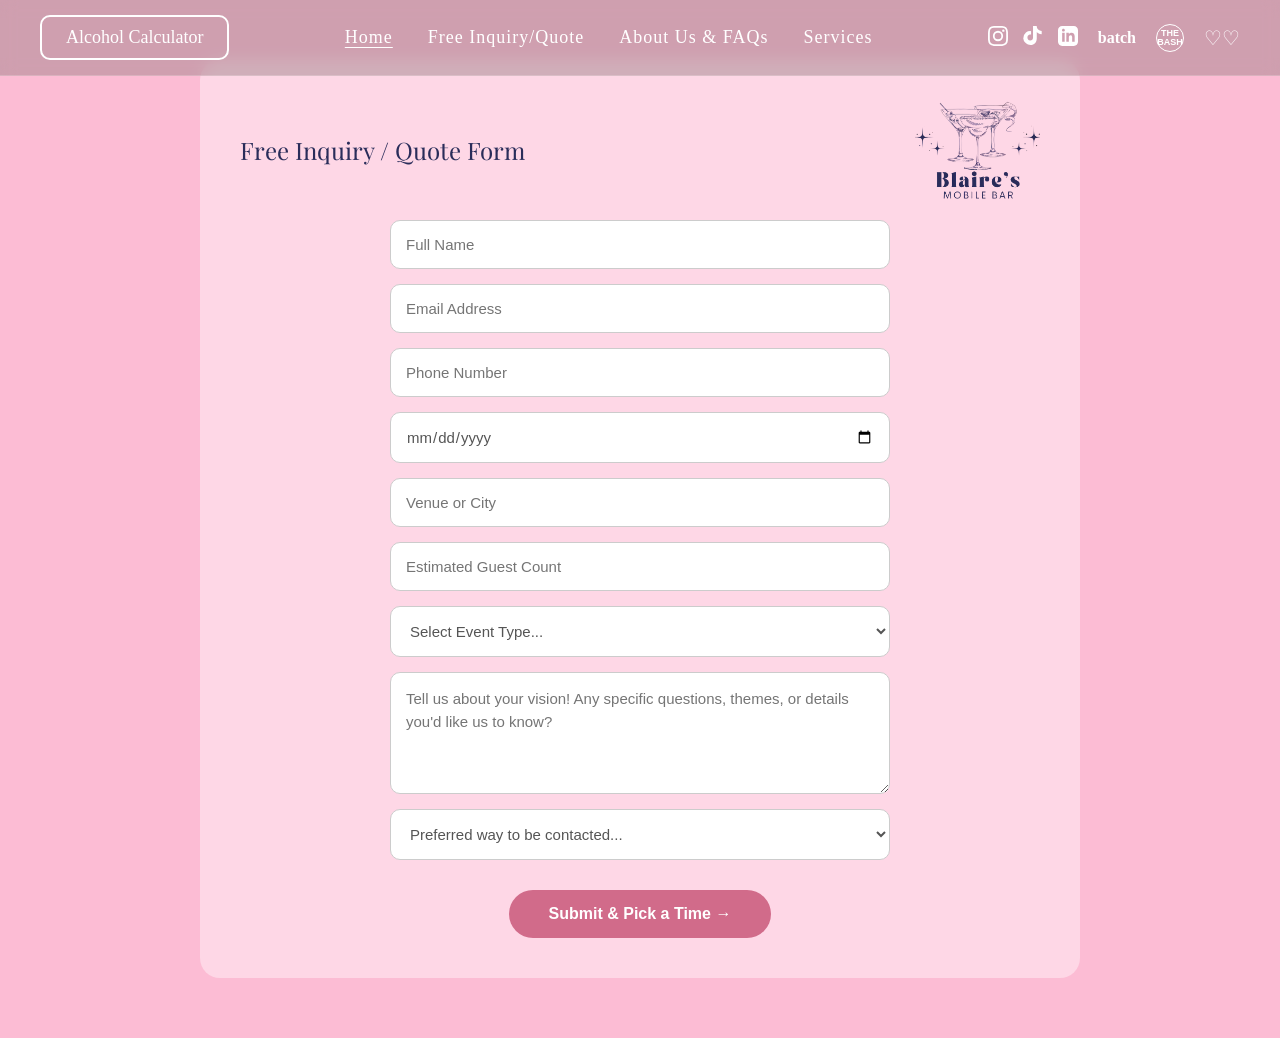
<file: quote.html>
<!DOCTYPE html>
<html lang="en">
<head>
    <meta charset="UTF-8">
    <meta name="viewport" content="width=device-width, initial-scale=1.0">
    <title>Free Inquiry / Quote | Blaire's Mobile Bar</title>
    
    <!-- Meta Pixel Code -->
    <script>
    !function(f,b,e,v,n,t,s)
    {if(f.fbq)return;n=f.fbq=function(){n.callMethod?
    n.callMethod.apply(n,arguments):n.queue.push(arguments)};
    if(!f._fbq)f._fbq=n;n.push=n;n.loaded=!0;n.version='2.0';
    n.queue=[];t=b.createElement(e);t.async=!0;
    t.src=v;s=b.getElementsByTagName(e)[0];
    s.parentNode.insertBefore(t,s)}(window, document,'script',
    'https://connect.facebook.net/en_US/fbevents.js');
    fbq('init', '1625877711459147');
    fbq('track', 'PageView');
    </script>
    <noscript><img height="1" width="1" style="display:none"
    src="https://www.facebook.com/tr?id=1625877711459147&ev=PageView&noscript=1"
    /></noscript>
    <!-- End Meta Pixel Code -->

    <link rel="stylesheet" href="style.css">
</head>
<body>

    <!-- Navigation Header -->
    <header style="position: fixed; top: 0; left: 0; width: 100%; z-index: 1000; background-color: rgba(140, 115, 121, 0.4); backdrop-filter: blur(8px); -webkit-backdrop-filter: blur(8px); display: flex; align-items: center; justify-content: space-between; padding: 15px 40px; box-sizing: border-box; font-family: Georgia, serif; border-bottom: 1px solid rgba(255, 255, 255, 0.2);">
        
        <!-- Styled Button -->
        <a href="calculator.html" class="btn" style="background-color: transparent; border: 2px solid white; border-radius: 10px; font-family: Georgia, serif; text-transform: none; font-size: 18px; font-weight: normal; color: white; padding: 10px 24px; text-decoration: none; display: inline-block;">Alcohol Calculator</a>
        
        <!-- Navigation Links -->
        <ul class="nav-links" style="display: flex; gap: 35px; list-style: none; margin: 0; padding: 0; align-items: center;">
            <li><a href="index.html" style="font-family: Georgia, serif; font-size: 18px; color: white; text-decoration: underline; text-underline-offset: 4px; text-transform: none;">Home</a></li>
            <li><a href="quote.html" style="font-family: Georgia, serif; font-size: 18px; color: white; text-decoration: none; text-transform: none;">Free Inquiry/Quote</a></li>
            <li><a href="about.html" style="font-family: Georgia, serif; font-size: 18px; color: white; text-decoration: none; text-transform: none;">About Us & FAQs</a></li>
            <li><a href="services.html" style="font-family: Georgia, serif; font-size: 18px; color: white; text-decoration: none; text-transform: none;">Services</a></li>
        </ul>
        
        <!-- Socials & Partners (Linked) -->
        <div class="socials-partners" style="display: flex; align-items: center; gap: 15px; color: white;">
            <!-- Instagram -->
            <a href="https://www.instagram.com/blaires_mobilebar/" target="_blank" style="color: white; text-decoration: none;">
                <svg width="20" height="20" fill="currentColor" viewBox="0 0 24 24"><path d="M12 2.163c3.204 0 3.584.012 4.85.07 3.252.148 4.771 1.691 4.919 4.919.058 1.265.069 1.645.069 4.849 0 3.205-.012 3.584-.069 4.849-.149 3.225-1.664 4.771-4.919 4.919-1.266.058-1.644.07-4.85.07-3.204 0-3.584-.012-4.849-.07-3.26-.149-4.771-1.699-4.919-4.92-.058-1.265-.07-1.644-.07-4.849 0-3.204.013-3.583.07-4.849.149-3.227 1.664-4.771 4.919-4.919 1.266-.057 1.645-.069 4.849-.069zM12 0C8.741 0 8.333.014 7.053.072 2.695.272.273 2.69.073 7.051.014 8.333 0 8.741 0 12c0 3.259.014 3.668.072 4.948.2 4.358 2.618 6.78 6.98 6.98 1.281.058 1.689.072 4.948.072 3.259 0 3.668-.014 4.948-.072 4.354-.2 6.782-2.618 6.979-6.98.059-1.28.073-1.689.073-4.948 0-3.259-.014-3.667-.072-4.947-.196-4.354-2.617-6.78-6.979-6.98C15.668.014 15.259 0 12 0zm0 5.838a6.162 6.162 0 100 12.324 6.162 6.162 0 000-12.324zM12 16a4 4 0 110-8 4 4 0 010 8zm6.406-11.845a1.44 1.44 0 100 2.881 1.44 1.44 0 000-2.881z"/></svg>
            </a>
            <!-- TikTok -->
            <a href="https://tiktok.com/@blaires.mobile.bar" target="_blank" style="color: white; text-decoration: none;">
                <svg width="20" height="20" fill="currentColor" viewBox="0 0 24 24"><path d="M12.53.02C13.84 0 15.14.01 16.44 0c.08 1.53.63 3.09 1.75 4.17 1.12 1.11 2.7 1.62 4.24 1.79v4.03c-1.44-.07-2.88-.52-4.11-1.28a7.86 7.86 0 01-1.79-1.57V15c-.01 1.4-.33 2.83-1.01 4.1-.73 1.35-1.92 2.47-3.37 3.05a8.77 8.77 0 01-6.14.07 8.52 8.52 0 01-3.67-2.65A8.77 8.77 0 01.32 15a8.88 8.88 0 013.22-7.16 8.52 8.52 0 016.14-1.64v4.06c-.95-.08-1.93.09-2.77.58-.87.51-1.48 1.45-1.6 2.46-.11.96.16 1.98.74 2.77s1.5 1.28 2.49 1.27a3.48 3.48 0 003.49-3.48V.02h.53z"/></svg>
            </a>
            <!-- LinkedIn -->
            <a href="https://www.linkedin.com/company/blaire-s-mobile-bar/" target="_blank" style="color: white; text-decoration: none;">
                <svg width="20" height="20" fill="currentColor" viewBox="0 0 24 24"><path d="M19 0h-14c-2.761 0-5 2.239-5 5v14c0 2.761 2.239 5 5 5h14c2.762 0 5-2.239 5-5v-14c0-2.761-2.238-5-5-5zm-11 19h-3v-11h3v11zm-1.5-12.268c-.966 0-1.75-.779-1.75-1.75s.784-1.75 1.75-1.75 1.75.779 1.75 1.75-.784 1.75-1.75 1.75zm13.5 12.268h-3v-5.604c0-3.368-4-3.113-4 0v5.604h-3v-11h3v1.765c1.396-2.586 7-2.777 7 2.476v6.759z"/></svg>
            </a>
            <!-- Batch -->
            <a href="https://letsbatch.com/experiences/fb91f2fe-104f-4f2c-a0b3-4a798e4db5f9" target="_blank" style="color: white; text-decoration: none; display: flex; align-items: center;">
                <span style="font-family: Georgia, serif; font-size: 16px; font-weight: bold; margin-left: 5px;">batch</span>
            </a>
            <!-- THE BASH badge -->
            <a href="https://www.thebash.com/bartender/blaire-s-mobile-bar-service" target="_blank" style="color: white; text-decoration: none; display: flex; align-items: center;">
                <span style="font-family: 'Helvetica Neue', Helvetica, Arial, sans-serif; font-size: 9px; font-weight: bold; border: 1px solid white; border-radius: 50%; width: 26px; height: 26px; display: flex; align-items: center; justify-content: center; text-transform: uppercase; line-height: 1; text-align: center; margin-left: 5px;">the bash</span>
            </a>
            <!-- Zola (Double Hearts) -->
            <a href="https://www.zola.com/wedding-vendors/wedding-bar-services/blaire-s-mobile-bar" target="_blank" style="color: white; text-decoration: none; display: flex; align-items: center;">
                <span style="font-size: 20px; line-height: 1; margin-left: 5px;">♡♡</span>
            </a>
        </div>
        
    </header>

    <main class="form-container">
        <div class="custom-form" id="formWrapper">
            <div style="display: flex; justify-content: space-between; align-items: center; margin-bottom: 20px;">
                <h2 style="margin: 0;">Free Inquiry / Quote Form</h2>
                <img src="Images/Three martinis from home banner.png" alt="Logo" style="height: 100px;">
            </div>

            <!-- The Form -->
            <form action="https://formspree.io/f/mqpeekbp" method="POST" id="quoteForm">
                
                <!-- Custom Questions Container -->
                <div style="display: flex; flex-direction: column; gap: 15px; max-width: 500px; margin: 0 auto; text-align: left; font-family: 'Helvetica Neue', Helvetica, sans-serif;">
                    
                    <!-- Basic Contact Info -->
                    <input type="text" name="Name" placeholder="Full Name" required style="padding: 15px; border-radius: 10px; border: 1px solid #ccc; font-family: inherit; font-size: 15px;">
                    <input type="email" name="Email" placeholder="Email Address" required style="padding: 15px; border-radius: 10px; border: 1px solid #ccc; font-family: inherit; font-size: 15px;">
                    
                    <!-- Phone Input with auto-formatting -->
                    <input type="tel" name="Phone" id="phoneInput" placeholder="Phone Number" required maxlength="14" style="padding: 15px; border-radius: 10px; border: 1px solid #ccc; font-family: inherit; font-size: 15px;">
                    
                    <!-- Event Details -->
                    <input type="date" name="Event Date" required style="padding: 15px; border-radius: 10px; border: 1px solid #ccc; font-family: inherit; color: #555; font-size: 15px;">
                    <input type="text" name="Venue/Location" placeholder="Venue or City" style="padding: 15px; border-radius: 10px; border: 1px solid #ccc; font-family: inherit; font-size: 15px;">
                    <input type="number" name="Guest Count" placeholder="Estimated Guest Count" style="padding: 15px; border-radius: 10px; border: 1px solid #ccc; font-family: inherit; font-size: 15px;">
                    
                    <!-- Dropdown for Event Type -->
                    <select name="Event Type" required style="padding: 15px; border-radius: 10px; border: 1px solid #ccc; background-color: white; font-family: inherit; color: #555; font-size: 15px;">
                        <option value="" disabled selected>Select Event Type...</option>
                        <option value="Wedding">Wedding</option>
                        <option value="Home Party">Home Party</option>
                        <option value="Cocktail Class">Cocktail Class</option>
                        <option value="Corporate Event">Corporate Event</option>
                        <option value="Other">Other</option>
                    </select>

                    <!-- Custom Questions / Details Area -->
                    <textarea name="Questions and Details" placeholder="Tell us about your vision! Any specific questions, themes, or details you'd like us to know?" rows="4" style="padding: 15px; border-radius: 10px; border: 1px solid #ccc; font-family: inherit; font-size: 15px; resize: vertical; line-height: 1.5;"></textarea>
                    
                    <!-- Dropdown for Preferred Contact Method -->
                    <select name="Preferred Contact Method" required style="padding: 15px; border-radius: 10px; border: 1px solid #ccc; background-color: white; font-family: inherit; color: #555; font-size: 15px;">
                        <option value="" disabled selected>Preferred way to be contacted...</option>
                        <option value="Email">Email</option>
                        <option value="Text Message">Text Message</option>
                        <option value="Phone Call">Phone Call</option>
                    </select>

                </div>

                <!-- The Submit Button -->
                <div style="text-align: center; margin-top: 30px;">
                    <button type="submit" id="submitBtn" style="background-color: #d16b8a; color: white; padding: 15px 40px; border-radius: 30px; border: none; font-weight: bold; font-size: 16px; cursor: pointer; transition: background-color 0.3s; font-family: 'Helvetica Neue', Helvetica, sans-serif;">
                        Submit & Pick a Time &rarr;
                    </button>
                </div>
            </form>
        </div>
    </main>

    <!-- AUTOMATIC FORMATTING & SUBMISSION SCRIPTS -->
    <script>
        // 1. Automatically format the phone number as (123) 456-7890 while typing
        const phoneInput = document.getElementById("phoneInput");
        phoneInput.addEventListener('input', function (e) {
            var x = e.target.value.replace(/\D/g, '').match(/(\d{0,3})(\d{0,3})(\d{0,4})/);
            e.target.value = !x[2] ? x[1] : '(' + x[1] + ') ' + x[2] + (x[3] ? '-' + x[3] : '');
        });

        // 2. Silently send data to Formspree, fire Pixel, and open Calendar in a NEW TAB
        const form = document.getElementById("quoteForm");
        const formWrapper = document.getElementById("formWrapper");
        
        form.addEventListener("submit", function(e) {
            e.preventDefault(); // Stops the standard HTML redirect
            
            // Fire the Facebook Pixel
            if (typeof fbq !== 'undefined') {
                fbq('track', 'Lead');
            }

            // Instantly open the Google Calendar scheduling page in a NEW tab to beat popup blockers!
            window.open("https://calendar.app.google/4qtueovMVLreVj7Z6", "_blank");

            // Gather the form data
            const formData = new FormData(form);

            // Send data to Formspree silently in the background
            fetch(form.action, {
                method: form.method,
                body: formData,
                headers: {
                    'Accept': 'application/json'
                }
            }).then(() => {
                // Instantly replace the form on THIS page with a beautiful success message
                formWrapper.innerHTML = `
                    <div style="text-align: center; padding: 40px 20px; border-radius: 20px;">
                        <h2 style="color: #2a2d5a; font-family: Georgia, serif; font-size: 32px; margin-bottom: 15px;">Inquiry Sent Successfully!</h2>
                        <p style="color: #2a2d5a; font-family: 'Helvetica Neue', Helvetica, sans-serif; font-size: 18px; line-height: 1.5; margin-bottom: 25px;">
                            Your calendar scheduling page has been securely opened in a new tab.<br>You can safely close this tab or keep exploring the website!
                        </p>
                        <p style="font-size: 14px; color: #555; font-family: 'Helvetica Neue', Helvetica, sans-serif;">
                            (If your browser blocked the new tab, <a href="https://calendar.app.google/4qtueovMVLreVj7Z6" target="_blank" style="color: #d16b8a; font-weight: bold; text-decoration: underline;">click here to schedule your time</a>).
                        </p>
                        <a href="index.html" style="display: inline-block; margin-top: 20px; background-color: transparent; border: 2px solid #d16b8a; color: #d16b8a; padding: 10px 30px; border-radius: 30px; text-decoration: none; font-weight: bold; font-family: 'Helvetica Neue', Helvetica, sans-serif;">&larr; Back to Home</a>
                    </div>
                `;
            }).catch((error) => {
                console.error("Form error:", error);
                // Fallback message just in case their internet drops
                formWrapper.innerHTML = `
                    <div style="text-align: center; padding: 40px 20px;">
                        <h2 style="color: #2a2d5a; font-family: Georgia, serif; font-size: 28px;">Form processed!</h2>
                        <p style="font-family: 'Helvetica Neue', Helvetica, sans-serif;">Make sure to check the new tab to pick your consultation time. <br><a href="https://calendar.app.google/4qtueovMVLreVj7Z6" target="_blank" style="color: #d16b8a; font-weight: bold;">Click here if it didn't open.</a></p>
                    </div>
                `;
            });
        });
    </script>

</body>
</html>
</file>
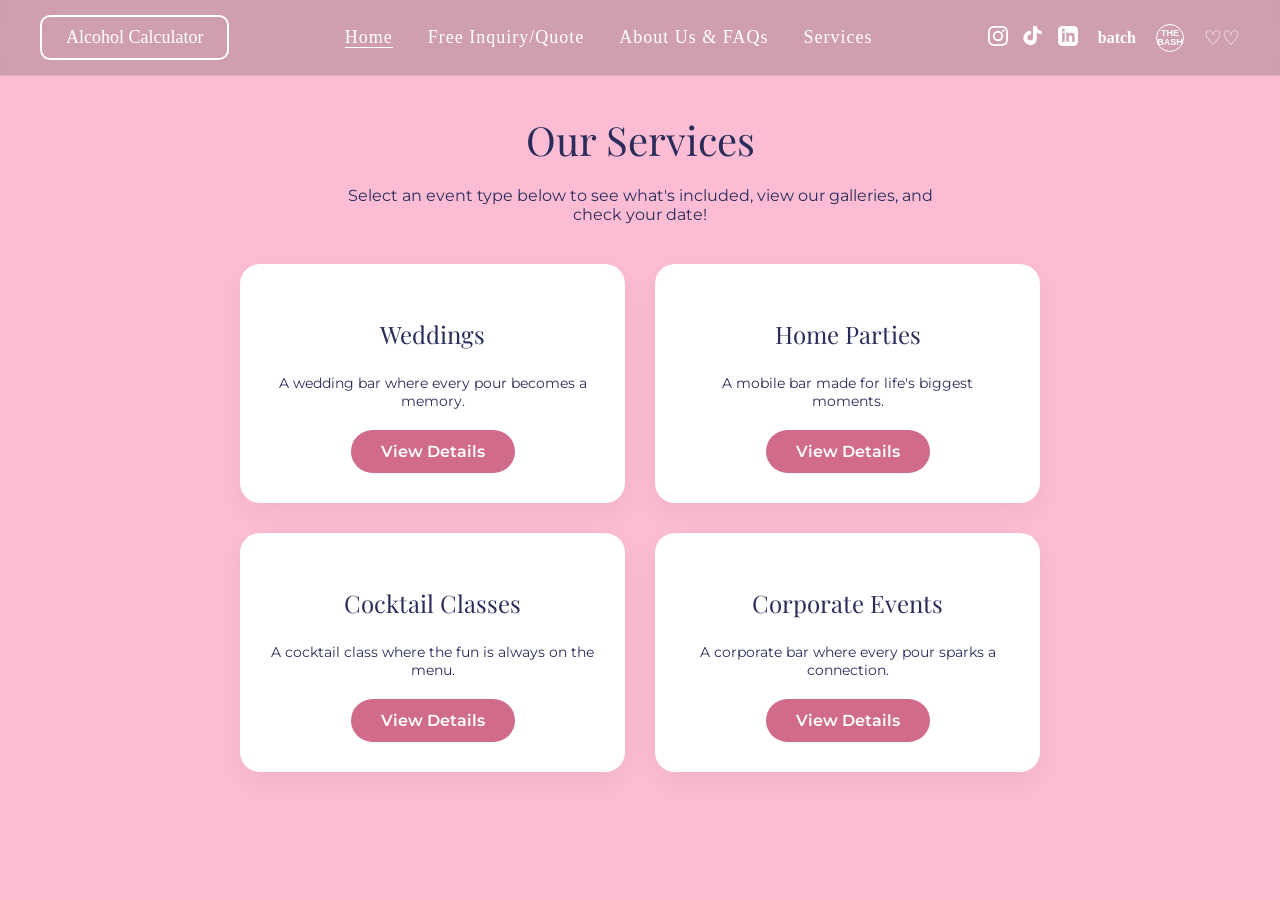
<file: services.html>
<!DOCTYPE html>
<html lang="en">
<head>
    <meta charset="UTF-8">
    <meta name="viewport" content="width=device-width, initial-scale=1.0">
    <title>Services | Blaire's Mobile Bar</title>
    <link rel="stylesheet" href="style.css">
</head>
<body>

    <!-- Navigation Header -->
    <header style="position: fixed; top: 0; left: 0; width: 100%; z-index: 1000; background-color: rgba(140, 115, 121, 0.4); backdrop-filter: blur(8px); -webkit-backdrop-filter: blur(8px); display: flex; align-items: center; justify-content: space-between; padding: 15px 40px; box-sizing: border-box; font-family: Georgia, serif; border-bottom: 1px solid rgba(255, 255, 255, 0.2);">
        
        <!-- Styled Button -->
        <a href="calculator.html" class="btn" style="background-color: transparent; border: 2px solid white; border-radius: 10px; font-family: Georgia, serif; text-transform: none; font-size: 18px; font-weight: normal; color: white; padding: 10px 24px; text-decoration: none; display: inline-block;">Alcohol Calculator</a>
        
        <!-- Navigation Links -->
        <ul class="nav-links" style="display: flex; gap: 35px; list-style: none; margin: 0; padding: 0; align-items: center;">
            <li><a href="index.html" style="font-family: Georgia, serif; font-size: 18px; color: white; text-decoration: underline; text-underline-offset: 4px; text-transform: none;">Home</a></li>
            <li><a href="quote.html" style="font-family: Georgia, serif; font-size: 18px; color: white; text-decoration: none; text-transform: none;">Free Inquiry/Quote</a></li>
            <li><a href="about.html" style="font-family: Georgia, serif; font-size: 18px; color: white; text-decoration: none; text-transform: none;">About Us & FAQs</a></li>
            <li><a href="services.html" style="font-family: Georgia, serif; font-size: 18px; color: white; text-decoration: none; text-transform: none;">Services</a></li>
        </ul>
        
        <!-- Socials & Partners (Linked) -->
        <div class="socials-partners" style="display: flex; align-items: center; gap: 15px; color: white;">
            <!-- Instagram -->
            <a href="https://www.instagram.com/blaires_mobilebar/" target="_blank" style="color: white; text-decoration: none;">
                <svg width="20" height="20" fill="currentColor" viewBox="0 0 24 24"><path d="M12 2.163c3.204 0 3.584.012 4.85.07 3.252.148 4.771 1.691 4.919 4.919.058 1.265.069 1.645.069 4.849 0 3.205-.012 3.584-.069 4.849-.149 3.225-1.664 4.771-4.919 4.919-1.266.058-1.644.07-4.85.07-3.204 0-3.584-.012-4.849-.07-3.26-.149-4.771-1.699-4.919-4.92-.058-1.265-.07-1.644-.07-4.849 0-3.204.013-3.583.07-4.849.149-3.227 1.664-4.771 4.919-4.919 1.266-.057 1.645-.069 4.849-.069zM12 0C8.741 0 8.333.014 7.053.072 2.695.272.273 2.69.073 7.051.014 8.333 0 8.741 0 12c0 3.259.014 3.668.072 4.948.2 4.358 2.618 6.78 6.98 6.98 1.281.058 1.689.072 4.948.072 3.259 0 3.668-.014 4.948-.072 4.354-.2 6.782-2.618 6.979-6.98.059-1.28.073-1.689.073-4.948 0-3.259-.014-3.667-.072-4.947-.196-4.354-2.617-6.78-6.979-6.98C15.668.014 15.259 0 12 0zm0 5.838a6.162 6.162 0 100 12.324 6.162 6.162 0 000-12.324zM12 16a4 4 0 110-8 4 4 0 010 8zm6.406-11.845a1.44 1.44 0 100 2.881 1.44 1.44 0 000-2.881z"/></svg>
            </a>
            <!-- TikTok -->
            <a href="https://tiktok.com/@blaires.mobile.bar" target="_blank" style="color: white; text-decoration: none;">
                <svg width="20" height="20" fill="currentColor" viewBox="0 0 24 24"><path d="M12.53.02C13.84 0 15.14.01 16.44 0c.08 1.53.63 3.09 1.75 4.17 1.12 1.11 2.7 1.62 4.24 1.79v4.03c-1.44-.07-2.88-.52-4.11-1.28a7.86 7.86 0 01-1.79-1.57V15c-.01 1.4-.33 2.83-1.01 4.1-.73 1.35-1.92 2.47-3.37 3.05a8.77 8.77 0 01-6.14.07 8.52 8.52 0 01-3.67-2.65A8.77 8.77 0 01.32 15a8.88 8.88 0 013.22-7.16 8.52 8.52 0 016.14-1.64v4.06c-.95-.08-1.93.09-2.77.58-.87.51-1.48 1.45-1.6 2.46-.11.96.16 1.98.74 2.77s1.5 1.28 2.49 1.27a3.48 3.48 0 003.49-3.48V.02h.53z"/></svg>
            </a>
            <!-- LinkedIn -->
            <a href="https://www.linkedin.com/company/blaire-s-mobile-bar/" target="_blank" style="color: white; text-decoration: none;">
                <svg width="20" height="20" fill="currentColor" viewBox="0 0 24 24"><path d="M19 0h-14c-2.761 0-5 2.239-5 5v14c0 2.761 2.239 5 5 5h14c2.762 0 5-2.239 5-5v-14c0-2.761-2.238-5-5-5zm-11 19h-3v-11h3v11zm-1.5-12.268c-.966 0-1.75-.779-1.75-1.75s.784-1.75 1.75-1.75 1.75.779 1.75 1.75-.784 1.75-1.75 1.75zm13.5 12.268h-3v-5.604c0-3.368-4-3.113-4 0v5.604h-3v-11h3v1.765c1.396-2.586 7-2.777 7 2.476v6.759z"/></svg>
            </a>
            <!-- Batch -->
            <a href="https://letsbatch.com/experiences/fb91f2fe-104f-4f2c-a0b3-4a798e4db5f9" target="_blank" style="color: white; text-decoration: none; display: flex; align-items: center;">
                <span style="font-family: Georgia, serif; font-size: 16px; font-weight: bold; margin-left: 5px;">batch</span>
            </a>
            <!-- THE BASH badge -->
            <a href="https://www.thebash.com/bartender/blaire-s-mobile-bar-service" target="_blank" style="color: white; text-decoration: none; display: flex; align-items: center;">
                <span style="font-family: 'Helvetica Neue', Helvetica, Arial, sans-serif; font-size: 9px; font-weight: bold; border: 1px solid white; border-radius: 50%; width: 26px; height: 26px; display: flex; align-items: center; justify-content: center; text-transform: uppercase; line-height: 1; text-align: center; margin-left: 5px;">the bash</span>
            </a>
            <!-- Zola (Double Hearts) -->
            <a href="https://www.zola.com/wedding-vendors/wedding-bar-services/blaire-s-mobile-bar" target="_blank" style="color: white; text-decoration: none; display: flex; align-items: center;">
                <span style="font-size: 20px; line-height: 1; margin-left: 5px;">♡♡</span>
            </a>
        </div>
        
    </header>

    <main>
        <section style="text-align: center; padding: 80px 20px;">
            <h1 style="font-size: 40px; margin-bottom: 20px;">Our Services</h1>
            <p style="max-width: 600px; margin: 0 auto 40px;">Select an event type below to see what's included, view our galleries, and check your date!</p>
            
            <div style="display: grid; grid-template-columns: 1fr 1fr; gap: 30px; max-width: 800px; margin: 0 auto;">
                
                <div class="white-card" style="margin: 0; padding: 30px;">
                    <h3 style="font-size: 24px;">Weddings</h3>
                    <p style="font-size: 14px; margin-bottom: 20px;">A wedding bar where every pour becomes a memory.</p>
                    <a href="weddings.html" class="btn">View Details</a>
                </div>

                <div class="white-card" style="margin: 0; padding: 30px;">
                    <h3 style="font-size: 24px;">Home Parties</h3>
                    <p style="font-size: 14px; margin-bottom: 20px;">A mobile bar made for life's biggest moments.</p>
                    <a href="parties.html" class="btn">View Details</a>
                </div>

                <div class="white-card" style="margin: 0; padding: 30px;">
                    <h3 style="font-size: 24px;">Cocktail Classes</h3>
                    <p style="font-size: 14px; margin-bottom: 20px;">A cocktail class where the fun is always on the menu.</p>
                    <a href="classes.html" class="btn">View Details</a>
                </div>

                <div class="white-card" style="margin: 0; padding: 30px;">
                    <h3 style="font-size: 24px;">Corporate Events</h3>
                    <p style="font-size: 14px; margin-bottom: 20px;">A corporate bar where every pour sparks a connection.</p>
                    <a href="corporate.html" class="btn">View Details</a>
                </div>

            </div>
        </section>
    </main>

</body>
</html>
</file>
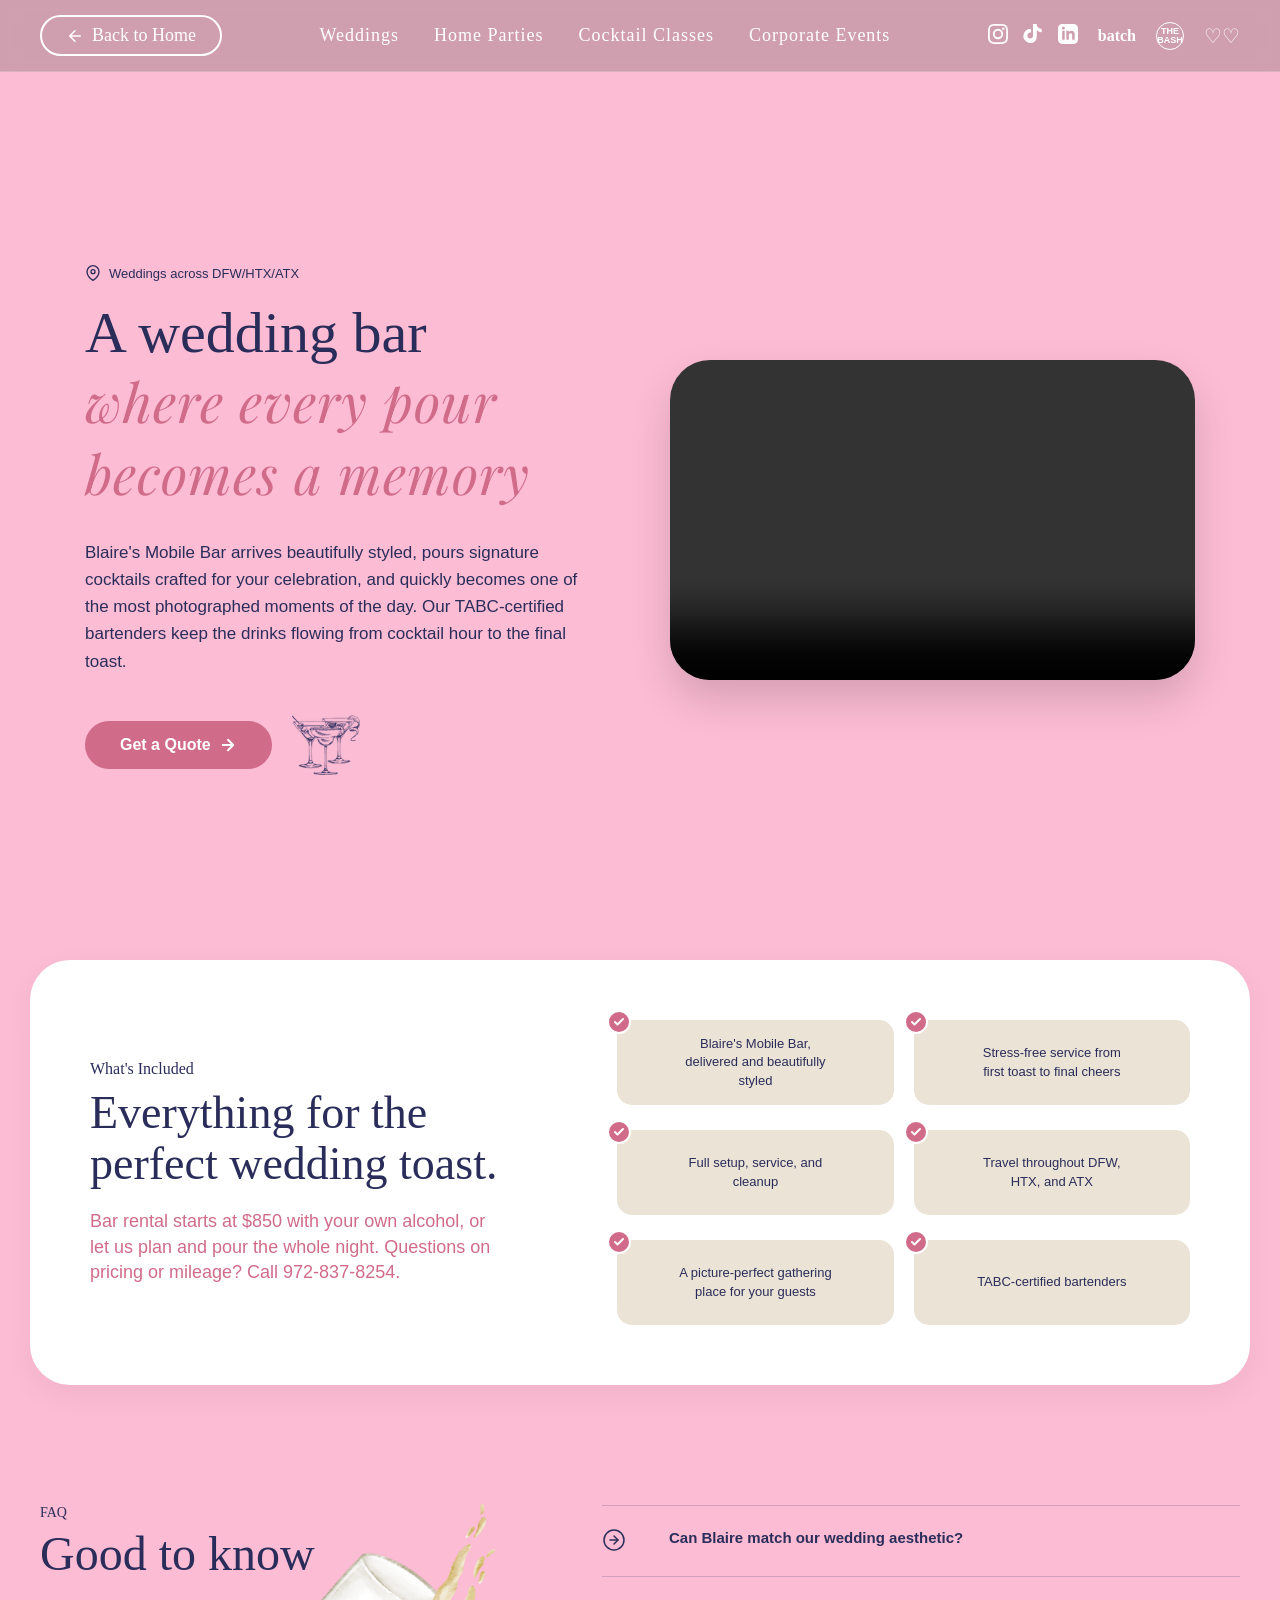
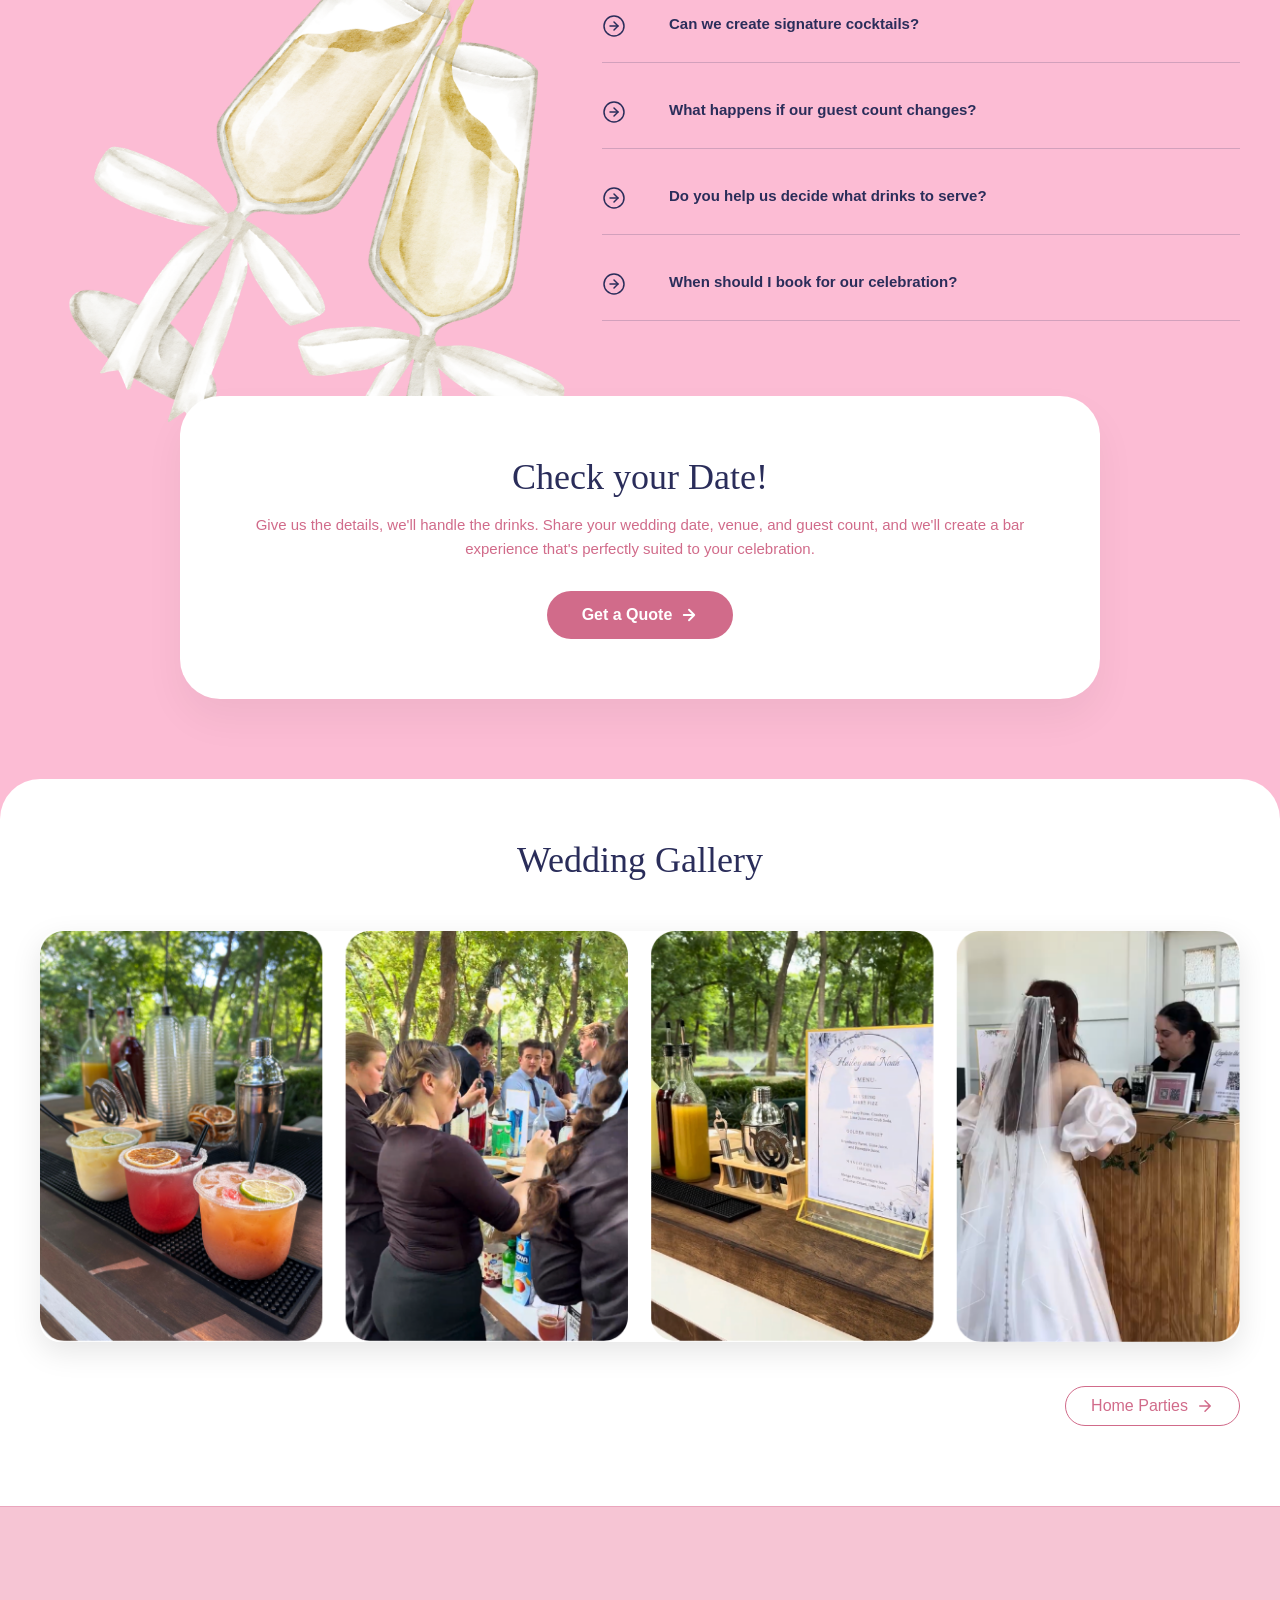
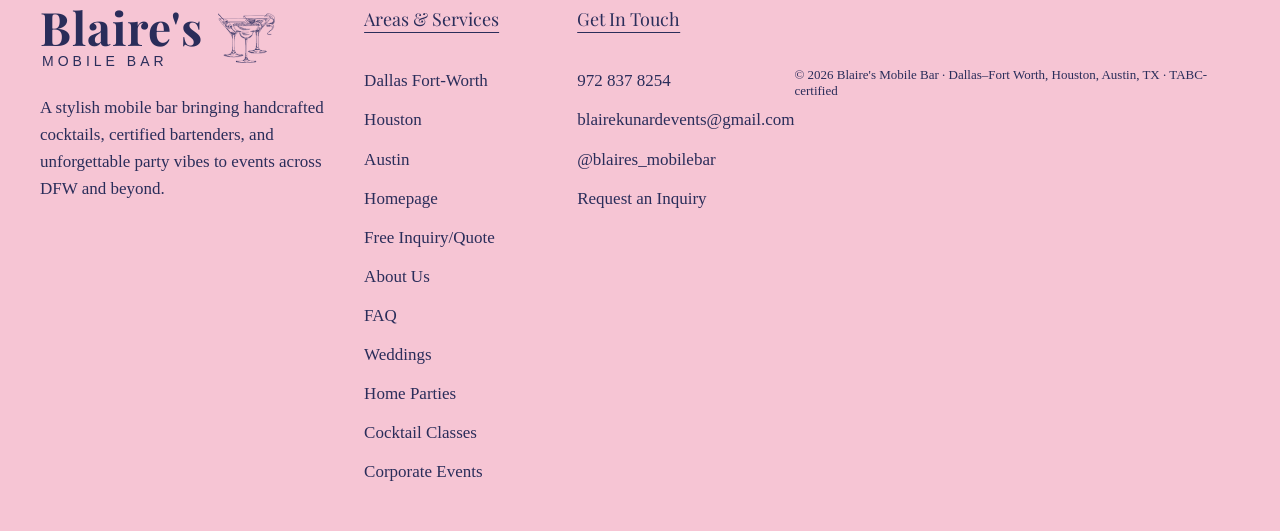
<file: weddings.html>
<!DOCTYPE html>
<html lang="en">
<head>
    <meta charset="UTF-8">
    <meta name="viewport" content="width=device-width, initial-scale=1.0">
    <title>Weddings | Blaire's Mobile Bar</title>
    
    <!-- Meta Pixel Code -->
    <script>
    !function(f,b,e,v,n,t,s)
    {if(f.fbq)return;n=f.fbq=function(){n.callMethod?
    n.callMethod.apply(n,arguments):n.queue.push(arguments)};
    if(!f._fbq)f._fbq=n;n.push=n;n.loaded=!0;n.version='2.0';
    n.queue=[];t=b.createElement(e);t.async=!0;
    t.src=v;s=b.getElementsByTagName(e)[0];
    s.parentNode.insertBefore(t,s)}(window, document,'script',
    'https://connect.facebook.net/en_US/fbevents.js');
    fbq('init', '1625877711459147');
    fbq('track', 'PageView');
    </script>
    <noscript><img height="1" width="1" style="display:none"
    src="https://www.facebook.com/tr?id=1625877711459147&ev=PageView&noscript=1"
    /></noscript>
    <!-- End Meta Pixel Code -->

    <link rel="stylesheet" href="style.css">
    
    <!-- This forcefully hides any default browser arrows and overrides style.css injections -->
    <style>
        details > summary { list-style: none !important; outline: none; }
        details > summary::-webkit-details-marker { display: none !important; }
        details > summary::marker { display: none !important; content: "" !important; }
        
        /* This kills the extra pink arrows coming from your style.css file */
        details > summary::before,
        details > summary::after { 
            display: none !important; 
            content: none !important; 
        }
    </style>
<!-- Services Navigation Header (Transparent Mauve Background) -->
    <header style="position: fixed; top: 0; left: 0; width: 100%; z-index: 1000; background-color: rgba(140, 115, 121, 0.4); backdrop-filter: blur(8px); -webkit-backdrop-filter: blur(8px); display: flex; align-items: center; justify-content: space-between; padding: 15px 40px; box-sizing: border-box; font-family: Georgia, serif; border-bottom: 1px solid rgba(255, 255, 255, 0.2);">
        
        <!-- Styled Button: Back to Home -->
        <a href="index.html" class="btn" style="background-color: transparent; border: 2px solid white; border-radius: 25px; font-family: Georgia, serif; text-transform: none; font-size: 18px; font-weight: normal; color: white; padding: 8px 24px; text-decoration: none; display: inline-flex; align-items: center; gap: 8px;">
            <svg width="18" height="18" viewBox="0 0 24 24" fill="none" stroke="currentColor" stroke-width="2" stroke-linecap="round" stroke-linejoin="round"><path d="M19 12H5M12 19l-7-7 7-7"/></svg>
            Back to Home
        </a>
        
        <!-- Service Specific Navigation Links (Make sure to update the underline for the active page!) -->
        <ul class="nav-links" style="display: flex; gap: 35px; list-style: none; margin: 0; padding: 0; align-items: center;">
            <li><a href="weddings.html" style="font-family: Georgia, serif; font-size: 18px; color: white; text-decoration: none; text-transform: none;">Weddings</a></li>
            <li><a href="parties.html" style="font-family: Georgia, serif; font-size: 18px; color: white; text-decoration: none; text-transform: none;">Home Parties</a></li>
            <li><a href="classes.html" style="font-family: Georgia, serif; font-size: 18px; color: white; text-decoration: none; text-transform: none;">Cocktail Classes</a></li>
            <li><a href="corporate.html" style="font-family: Georgia, serif; font-size: 18px; color: white; text-decoration: none; text-transform: none;">Corporate Events</a></li>
        </ul>
        
        <!-- Socials & Partners (White versions) -->
        <div class="socials-partners" style="display: flex; align-items: center; gap: 15px; color: white;">
            <a href="https://www.instagram.com/blaires_mobilebar/" target="_blank" style="color: white; text-decoration: none;">
                <svg width="20" height="20" fill="currentColor" viewBox="0 0 24 24"><path d="M12 2.163c3.204 0 3.584.012 4.85.07 3.252.148 4.771 1.691 4.919 4.919.058 1.265.069 1.645.069 4.849 0 3.205-.012 3.584-.069 4.849-.149 3.225-1.664 4.771-4.919 4.919-1.266.058-1.644.07-4.85.07-3.204 0-3.584-.012-4.849-.07-3.26-.149-4.771-1.699-4.919-4.92-.058-1.265-.07-1.644-.07-4.849 0-3.204.013-3.583.07-4.849.149-3.227 1.664-4.771 4.919-4.919 1.266-.057 1.645-.069 4.849-.069zM12 0C8.741 0 8.333.014 7.053.072 2.695.272.273 2.69.073 7.051.014 8.333 0 8.741 0 12c0 3.259.014 3.668.072 4.948.2 4.358 2.618 6.78 6.98 6.98 1.281.058 1.689.072 4.948.072 3.259 0 3.668-.014 4.948-.072 4.354-.2 6.782-2.618 6.979-6.98.059-1.28.073-1.689.073-4.948 0-3.259-.014-3.667-.072-4.947-.196-4.354-2.617-6.78-6.979-6.98C15.668.014 15.259 0 12 0zm0 5.838a6.162 6.162 0 100 12.324 6.162 6.162 0 000-12.324zM12 16a4 4 0 110-8 4 4 0 010 8zm6.406-11.845a1.44 1.44 0 100 2.881 1.44 1.44 0 000-2.881z"/></svg>
            </a>
            <a href="https://tiktok.com/@blaires.mobile.bar" target="_blank" style="color: white; text-decoration: none;">
                <svg width="20" height="20" fill="currentColor" viewBox="0 0 24 24"><path d="M12.53.02C13.84 0 15.14.01 16.44 0c.08 1.53.63 3.09 1.75 4.17 1.12 1.11 2.7 1.62 4.24 1.79v4.03c-1.44-.07-2.88-.52-4.11-1.28a7.86 7.86 0 01-1.79-1.57V15c-.01 1.4-.33 2.83-1.01 4.1-.73 1.35-1.92 2.47-3.37 3.05a8.77 8.77 0 01-6.14.07 8.52 8.52 0 01-3.67-2.65A8.77 8.77 0 01.32 15a8.88 8.88 0 013.22-7.16 8.52 8.52 0 016.14-1.64v4.06c-.95-.08-1.93.09-2.77.58-.87.51-1.48 1.45-1.6 2.46-.11.96.16 1.98.74 2.77s1.5 1.28 2.49 1.27a3.48 3.48 0 003.49-3.48V.02h.53z"/></svg>
            </a>
            <a href="https://www.linkedin.com/company/blaire-s-mobile-bar/" target="_blank" style="color: white; text-decoration: none;">
                <svg width="20" height="20" fill="currentColor" viewBox="0 0 24 24"><path d="M19 0h-14c-2.761 0-5 2.239-5 5v14c0 2.761 2.239 5 5 5h14c2.762 0 5-2.239 5-5v-14c0-2.761-2.238-5-5-5zm-11 19h-3v-11h3v11zm-1.5-12.268c-.966 0-1.75-.779-1.75-1.75s.784-1.75 1.75-1.75 1.75.779 1.75 1.75-.784 1.75-1.75 1.75zm13.5 12.268h-3v-5.604c0-3.368-4-3.113-4 0v5.604h-3v-11h3v1.765c1.396-2.586 7-2.777 7 2.476v6.759z"/></svg>
            </a>
            <a href="https://letsbatch.com/experiences/fb91f2fe-104f-4f2c-a0b3-4a798e4db5f9" target="_blank" style="color: white; text-decoration: none; display: flex; align-items: center;">
                <span style="font-family: Georgia, serif; font-size: 16px; font-weight: bold; margin-left: 5px;">batch</span>
            </a>
            <a href="https://www.thebash.com/bartender/blaire-s-mobile-bar-service" target="_blank" style="color: white; text-decoration: none; display: flex; align-items: center;">
                <span style="font-family: 'Helvetica Neue', Helvetica, Arial, sans-serif; font-size: 9px; font-weight: bold; border: 1px solid white; border-radius: 50%; width: 26px; height: 26px; display: flex; align-items: center; justify-content: center; text-transform: uppercase; line-height: 1; text-align: center; margin-left: 5px;">the bash</span>
            </a>
            <a href="https://www.zola.com/wedding-vendors/wedding-bar-services/blaire-s-mobile-bar" target="_blank" style="color: white; text-decoration: none; display: flex; align-items: center;">
                <span style="font-size: 20px; line-height: 1; margin-left: 5px;">♡♡</span>
            </a>
        </div>
    </header>

    <main>
        <!-- Weddings Hero/Video Section -->
        <section style="padding: 160px 20px 80px 20px; min-height: 80vh; display: flex; align-items: center;">
            <div style="max-width: 1200px; margin: 0 auto; display: flex; flex-wrap: wrap; align-items: center; gap: 60px;">
                
                <!-- Left Side: Typography and Button -->
                <div style="flex: 1; min-width: 400px;">
                    <div style="display: flex; align-items: center; gap: 8px; color: #2a2d5a; font-family: 'Helvetica Neue', Helvetica, sans-serif; font-size: 13px; margin-bottom: 20px;">
                        <svg width="16" height="16" viewBox="0 0 24 24" fill="none" stroke="currentColor" stroke-width="2" stroke-linecap="round" stroke-linejoin="round"><path d="M21 10c0 7-9 13-9 13s-9-6-9-13a9 9 0 0 1 18 0z"></path><circle cx="12" cy="10" r="3"></circle></svg>
                        <span>Weddings across DFW/HTX/ATX</span>
                    </div>

                    <h1 style="font-family: Georgia, serif; font-size: 58px; color: #2a2d5a; margin: 0; font-weight: normal; line-height: 1.1;">A wedding bar</h1>
                    <h2 style="font-family: 'Playfair Display', Georgia, serif; font-style: italic; font-size: 54px; color: #d16b8a; margin: 0 0 30px 0; font-weight: normal; letter-spacing: 1px;">where every pour<br>becomes a memory</h2>

                    <p style="font-family: 'Helvetica Neue', Helvetica, sans-serif; font-size: 17px; color: #2a2d5a; line-height: 1.6; margin-bottom: 40px; max-width: 500px;">
                        Blaire's Mobile Bar arrives beautifully styled, pours signature cocktails crafted for your celebration, and quickly becomes one of the most photographed moments of the day. Our TABC-certified bartenders keep the drinks flowing from cocktail hour to the final toast.
                    </p>

                    <div style="display: flex; align-items: center; gap: 20px;">
                        <a href="quote.html" style="display: inline-flex; align-items: center; gap: 8px; background-color: #d16b8a; color: white; font-family: 'Helvetica Neue', Helvetica, sans-serif; font-size: 16px; padding: 15px 35px; border-radius: 30px; text-decoration: none; font-weight: bold; transition: background-color 0.3s;">
                            Get a Quote 
                            <svg width="18" height="18" viewBox="0 0 24 24" fill="none" stroke="currentColor" stroke-width="2.5" stroke-linecap="round" stroke-linejoin="round"><path d="M5 12h14M12 5l7 7-7 7"/></svg>
                        </a>
                        <img src="Images/Small Martini on top of weddings.png" alt="Martini Glasses" style="height: 60px;">
                    </div>
                </div>

                <!-- Right Side: The Video Player -->
                <div style="flex: 1; min-width: 400px; display: flex; justify-content: flex-end;">
                    <video src="Images/video for weddings.MP4" controls autoplay loop muted playsinline style="width: 100%; max-width: 550px; height: 320px; border-radius: 40px; box-shadow: 0 20px 40px rgba(0,0,0,0.15); object-fit: cover;"></video>
                </div>
            </div>
        </section>

        <!-- What's Included Card -->
        <section style="padding: 0 20px 60px;">
            <div class="white-card" style="display: flex; align-items: center; gap: 50px; text-align: left; max-width: 1100px; margin: 0 auto; background-color: white; border-radius: 40px; padding: 60px;">
                
                <!-- Left Side Typography -->
                <div style="flex: 1;">
                    <p style="font-family: Georgia, serif; font-size: 16px; color: #2a2d5a; margin-top: 0; margin-bottom: 10px;">What's Included</p>
                    <h2 style="font-size: 46px; margin-top: 0; color: #2a2d5a; font-family: Georgia, serif; font-weight: normal; line-height: 1.1; margin-bottom: 20px;">Everything for the<br>perfect wedding toast.</h2>
                    <p style="font-size: 18px; color: #d16b8a; line-height: 1.4; font-family: 'Helvetica Neue', Helvetica, sans-serif; font-weight: normal; margin: 0;">Bar rental starts at $850 with your own alcohol, or<br>let us plan and pour the whole night. Questions on<br>pricing or mileage? Call 972-837-8254.</p>
                </div>
                
                <!-- Right Side Beige Grid Boxes with Pink Checkmarks -->
                <div style="flex: 1.2;">
                    <div style="display: grid; grid-template-columns: 1fr 1fr; gap: 20px; row-gap: 25px;">
                        <div style="position: relative; background-color: #ebe3d5; border-radius: 15px; padding: 15px; display: flex; align-items: center; justify-content: center; text-align: center; min-height: 85px; box-sizing: border-box;">
                            <div style="position: absolute; top: -10px; left: -10px; width: 24px; height: 24px; background-color: #d16b8a; border-radius: 50%; display: flex; align-items: center; justify-content: center; border: 2px solid white; box-sizing: border-box;">
                                <svg width="12" height="12" viewBox="0 0 24 24" fill="none" stroke="white" stroke-width="4" stroke-linecap="round" stroke-linejoin="round"><polyline points="20 6 9 17 4 12"></polyline></svg>
                            </div>
                            <p style="margin: 0; color: #2a2d5a; font-family: 'Helvetica Neue', Helvetica, sans-serif; font-size: 13px; font-weight: 500; line-height: 1.4;">Blaire's Mobile Bar,<br>delivered and beautifully<br>styled</p>
                        </div>
                        <div style="position: relative; background-color: #ebe3d5; border-radius: 15px; padding: 15px; display: flex; align-items: center; justify-content: center; text-align: center; min-height: 85px; box-sizing: border-box;">
                            <div style="position: absolute; top: -10px; left: -10px; width: 24px; height: 24px; background-color: #d16b8a; border-radius: 50%; display: flex; align-items: center; justify-content: center; border: 2px solid white; box-sizing: border-box;">
                                <svg width="12" height="12" viewBox="0 0 24 24" fill="none" stroke="white" stroke-width="4" stroke-linecap="round" stroke-linejoin="round"><polyline points="20 6 9 17 4 12"></polyline></svg>
                            </div>
                            <p style="margin: 0; color: #2a2d5a; font-family: 'Helvetica Neue', Helvetica, sans-serif; font-size: 13px; font-weight: 500; line-height: 1.4;">Stress-free service from<br>first toast to final cheers</p>
                        </div>
                        <div style="position: relative; background-color: #ebe3d5; border-radius: 15px; padding: 15px; display: flex; align-items: center; justify-content: center; text-align: center; min-height: 85px; box-sizing: border-box;">
                            <div style="position: absolute; top: -10px; left: -10px; width: 24px; height: 24px; background-color: #d16b8a; border-radius: 50%; display: flex; align-items: center; justify-content: center; border: 2px solid white; box-sizing: border-box;">
                                <svg width="12" height="12" viewBox="0 0 24 24" fill="none" stroke="white" stroke-width="4" stroke-linecap="round" stroke-linejoin="round"><polyline points="20 6 9 17 4 12"></polyline></svg>
                            </div>
                            <p style="margin: 0; color: #2a2d5a; font-family: 'Helvetica Neue', Helvetica, sans-serif; font-size: 13px; font-weight: 500; line-height: 1.4;">Full setup, service, and<br>cleanup</p>
                        </div>
                        <div style="position: relative; background-color: #ebe3d5; border-radius: 15px; padding: 15px; display: flex; align-items: center; justify-content: center; text-align: center; min-height: 85px; box-sizing: border-box;">
                            <div style="position: absolute; top: -10px; left: -10px; width: 24px; height: 24px; background-color: #d16b8a; border-radius: 50%; display: flex; align-items: center; justify-content: center; border: 2px solid white; box-sizing: border-box;">
                                <svg width="12" height="12" viewBox="0 0 24 24" fill="none" stroke="white" stroke-width="4" stroke-linecap="round" stroke-linejoin="round"><polyline points="20 6 9 17 4 12"></polyline></svg>
                            </div>
                            <p style="margin: 0; color: #2a2d5a; font-family: 'Helvetica Neue', Helvetica, sans-serif; font-size: 13px; font-weight: 500; line-height: 1.4;">Travel throughout DFW,<br>HTX, and ATX</p>
                        </div>
                        <div style="position: relative; background-color: #ebe3d5; border-radius: 15px; padding: 15px; display: flex; align-items: center; justify-content: center; text-align: center; min-height: 85px; box-sizing: border-box;">
                            <div style="position: absolute; top: -10px; left: -10px; width: 24px; height: 24px; background-color: #d16b8a; border-radius: 50%; display: flex; align-items: center; justify-content: center; border: 2px solid white; box-sizing: border-box;">
                                <svg width="12" height="12" viewBox="0 0 24 24" fill="none" stroke="white" stroke-width="4" stroke-linecap="round" stroke-linejoin="round"><polyline points="20 6 9 17 4 12"></polyline></svg>
                            </div>
                            <p style="margin: 0; color: #2a2d5a; font-family: 'Helvetica Neue', Helvetica, sans-serif; font-size: 13px; font-weight: 500; line-height: 1.4;">A picture-perfect gathering<br>place for your guests</p>
                        </div>
                        <div style="position: relative; background-color: #ebe3d5; border-radius: 15px; padding: 15px; display: flex; align-items: center; justify-content: center; text-align: center; min-height: 85px; box-sizing: border-box;">
                            <div style="position: absolute; top: -10px; left: -10px; width: 24px; height: 24px; background-color: #d16b8a; border-radius: 50%; display: flex; align-items: center; justify-content: center; border: 2px solid white; box-sizing: border-box;">
                                <svg width="12" height="12" viewBox="0 0 24 24" fill="none" stroke="white" stroke-width="4" stroke-linecap="round" stroke-linejoin="round"><polyline points="20 6 9 17 4 12"></polyline></svg>
                            </div>
                            <p style="margin: 0; color: #2a2d5a; font-family: 'Helvetica Neue', Helvetica, sans-serif; font-size: 13px; font-weight: 500; line-height: 1.4;">TABC-certified bartenders</p>
                        </div>
                    </div>
                </div>
            </div>
        </section>
        
        <!-- FAQ Section -->
        <section style="background-color: #fcbcd4; max-width: 1200px; margin: 0 auto; display: flex; flex-wrap: wrap; gap: 40px; padding: 60px 20px;">
            
            <!-- Left Side: Title and Image -->
            <div style="flex: 0.9; position: relative; min-width: 350px;">
                <p style="font-family: Georgia, serif; font-size: 14px; color: #2a2d5a; margin: 0 0 5px 0;">FAQ</p>
                <h2 style="font-size: 48px; margin-top: 0; color: #2a2d5a; font-family: Georgia, serif; font-weight: normal; margin-bottom: 20px;">Good to know</h2>
                
                <img src="Images/Champagne for wedding faw.png" alt="Champagne Flutes" style="width: 140%; max-width: 1000px; position: absolute; left: -40px; top: -100px; display: block; z-index: 0;">
            </div>

            <!-- Right Side: Collapsible Details list -->
            <div style="flex: 1.1; min-width: 450px;">
                <div style="border-top: 1px solid rgba(42, 45, 90, 0.2); display: flex; flex-direction: column;">
                    
                    <details style="padding: 20px 0; border-bottom: 1px solid rgba(42, 45, 90, 0.2);">
                        <summary style="cursor: pointer; display: flex; gap: 15px; align-items: flex-start; outline: none;">
                            <div style="flex-shrink: 0; padding-top: 2px;">
                                <svg width="24" height="24" viewBox="0 0 24 24" fill="none" stroke="#2a2d5a" stroke-width="1.5" stroke-linecap="round" stroke-linejoin="round"><circle cx="12" cy="12" r="10"></circle><polyline points="12 16 16 12 12 8"></polyline><line x1="8" y1="12" x2="16" y2="12"></line></svg>
                            </div>
                            <p style="margin: 0; font-family: 'Helvetica Neue', Helvetica, sans-serif; font-weight: bold; font-size: 15px; color: #2a2d5a;">Can Blaire match our wedding aesthetic?</p>
                        </summary>
                        <div style="padding-left: 39px; margin-top: 5px;">
                            <p style="margin-top: 5px; color: #2a2d5a; line-height: 1.6;">Absolutely! From classic and elegant to colorful and playful, we'll work with your wedding vision to ensure the bar experience complements your overall aesthetic and guest experience :)</p>
                        </div>
                    </details>

                    <details style="padding: 20px 0; border-bottom: 1px solid rgba(42, 45, 90, 0.2);">
                        <summary style="cursor: pointer; display: flex; gap: 15px; align-items: flex-start; outline: none;">
                            <div style="flex-shrink: 0; padding-top: 2px;">
                                <svg width="24" height="24" viewBox="0 0 24 24" fill="none" stroke="#2a2d5a" stroke-width="1.5" stroke-linecap="round" stroke-linejoin="round"><circle cx="12" cy="12" r="10"></circle><polyline points="12 16 16 12 12 8"></polyline><line x1="8" y1="12" x2="16" y2="12"></line></svg>
                            </div>
                            <p style="margin: 0; font-family: 'Helvetica Neue', Helvetica, sans-serif; font-weight: bold; font-size: 15px; color: #2a2d5a;">Can we create signature cocktails?</p>
                        </summary>
                        <div style="padding-left: 39px; margin-top: 5px;">
                            <p style="margin-top: 5px; color: #2a2d5a; line-height: 1.6;">Absolutely! Whether it's a birthday margarita, a "Mom-osa" bar for a baby shower, or a themed cocktail for your bachelorette weekend, we'll help create drinks that match your celebration!</p>
                        </div>
                    </details>

                    <details style="padding: 20px 0; border-bottom: 1px solid rgba(42, 45, 90, 0.2);">
                        <summary style="cursor: pointer; display: flex; gap: 15px; align-items: flex-start; outline: none;">
                            <div style="flex-shrink: 0; padding-top: 2px;">
                                <svg width="24" height="24" viewBox="0 0 24 24" fill="none" stroke="#2a2d5a" stroke-width="1.5" stroke-linecap="round" stroke-linejoin="round"><circle cx="12" cy="12" r="10"></circle><polyline points="12 16 16 12 12 8"></polyline><line x1="8" y1="12" x2="16" y2="12"></line></svg>
                            </div>
                            <p style="margin: 0; font-family: 'Helvetica Neue', Helvetica, sans-serif; font-weight: bold; font-size: 15px; color: #2a2d5a;">What happens if our guest count changes?</p>
                        </summary>
                        <div style="padding-left: 39px; margin-top: 5px;">
                            <p style="margin-top: 5px; color: #2a2d5a; line-height: 1.6;">We know wedding plans evolve. We will typically require a 50% deposit and follow up again closer to the date for the second half of the deposit just in case any plans have changed. Just let us know as soon as possible, and we'll adjust staffing and recommendations accordingly to ensure your guests are taken care of!</p>
                        </div>
                    </details>
                    
                    <details style="padding: 20px 0; border-bottom: 1px solid rgba(42, 45, 90, 0.2);">
                        <summary style="cursor: pointer; display: flex; gap: 15px; align-items: flex-start; outline: none;">
                            <div style="flex-shrink: 0; padding-top: 2px;">
                                <svg width="24" height="24" viewBox="0 0 24 24" fill="none" stroke="#2a2d5a" stroke-width="1.5" stroke-linecap="round" stroke-linejoin="round"><circle cx="12" cy="12" r="10"></circle><polyline points="12 16 16 12 12 8"></polyline><line x1="8" y1="12" x2="16" y2="12"></line></svg>
                            </div>
                            <p style="margin: 0; font-family: 'Helvetica Neue', Helvetica, sans-serif; font-weight: bold; font-size: 15px; color: #2a2d5a;">Do you help us decide what drinks to serve?</p>
                        </summary>
                        <div style="padding-left: 39px; margin-top: 5px;">
                            <p style="margin-top: 5px; color: #2a2d5a; line-height: 1.6;">Yes! We'll help guide your cocktail selections and provide recommendations based on your guest count, wedding style, season, and preferences. We will also be able to help provide an alcohol purchasing guide based on your guest count, event duration, and drink selections so you can purchase confidently.</p>
                        </div>
                    </details>
                    
                    <details style="padding: 20px 0; border-bottom: 1px solid rgba(42, 45, 90, 0.2);">
                        <summary style="cursor: pointer; display: flex; gap: 15px; align-items: flex-start; outline: none;">
                            <div style="flex-shrink: 0; padding-top: 2px;">
                                <svg width="24" height="24" viewBox="0 0 24 24" fill="none" stroke="#2a2d5a" stroke-width="1.5" stroke-linecap="round" stroke-linejoin="round"><circle cx="12" cy="12" r="10"></circle><polyline points="12 16 16 12 12 8"></polyline><line x1="8" y1="12" x2="16" y2="12"></line></svg>
                            </div>
                            <p style="margin: 0; font-family: 'Helvetica Neue', Helvetica, sans-serif; font-weight: bold; font-size: 15px; color: #2a2d5a;">When should I book for our celebration?</p>
                        </summary>
                        <div style="padding-left: 39px; margin-top: 5px;">
                            <p style="margin-top: 5px; color: #2a2d5a; line-height: 1.6;">The sooner, the better! Popular weekends, holidays, graduation season, and spring celebrations tend to book quickly. We recommend reserving your date as early as possible (at least 3-4 weeks in advance) to secure availability.</p>
                        </div>
                    </details>

                </div>
            </div>
        </section>
        
            
            <!-- Standalone, non-conjoined white check your date card -->
        <section style="padding: 0 20px 80px 20px; position: relative; z-index: 5;">
            <div class="white-card" style="padding: 60px; max-width: 800px; margin: 0 auto; text-align: center; background-color: white; border-radius: 40px; box-shadow: 0 20px 40px rgba(0,0,0,0.05);">
                <h2 style="font-size: 36px; margin-top: 0; margin-bottom: 10px; color: #2a2d5a; font-family: Georgia, serif; font-weight: normal;">Check your Date!</h2>
                <p style="margin-bottom: 30px; color: #d16b8a; line-height: 1.6; font-family: 'Helvetica Neue', Helvetica, sans-serif; font-size: 15px;">Give us the details, we'll handle the drinks. Share your wedding date, venue, and guest count, and we'll create a bar experience that's perfectly suited to your celebration.</p>
                <a href="quote.html" class="btn" onclick="fbq('track', 'Contact');" style="display: inline-flex; align-items: center; justify-content: center; gap: 8px; background-color: #d16b8a; color: white; padding: 15px 35px; border-radius: 30px; text-decoration: none; font-weight: bold; width: fit-content; margin: 0 auto; font-family: 'Helvetica Neue', Helvetica, sans-serif;">
                    Get a Quote 
                    <svg width="18" height="18" viewBox="0 0 24 24" fill="none" stroke="currentColor" stroke-width="2.5" stroke-linecap="round" stroke-linejoin="round"><path d="M5 12h14M12 5l7 7-7 7"/></svg>
                </a>
            </div>
        </section>
         <div style="background-color: white; border-top-left-radius: 40px; border-top-right-radius: 40px; padding: 60px 20px 80px 20px; position: relative; z-index: 5;">
            <div style="max-width: 1200px; margin: 0 auto;">
                
                <h2 style="color: #2a2d5a; font-family: Georgia, serif; font-weight: normal; margin-top: 0; margin-bottom: 50px; font-size: 36px; text-align: center;">Wedding Gallery</h2>

            <!-- Wedding Gallery & Next Page Button -->
            <div style="max-width: 1200px; margin: 0 auto;">
                <img src="Images/wedding gallery.png" alt="Wedding Gallery" style="width: 100%; height: auto; border-radius: 20px; box-shadow: 0 10px 30px rgba(0,0,0,0.1);">
                
                <!-- Bottom Right Navigation Button -->
                <div style="text-align: right; margin-top: 40px;">
                    <a href="parties.html" style="display: inline-flex; align-items: center; justify-content: center; gap: 8px; border: 1px solid #d16b8a; color: #d16b8a; background-color: transparent; padding: 10px 25px; border-radius: 30px; text-decoration: none; font-family: 'Helvetica Neue', Helvetica, sans-serif; font-size: 16px;">
                        Home Parties 
                        <svg width="18" height="18" viewBox="0 0 24 24" fill="none" stroke="currentColor" stroke-width="2" stroke-linecap="round" stroke-linejoin="round"><path d="M5 12h14M12 5l7 7-7 7"/></svg>
                    </a>
                </div>
            </div>

        </div>
    </main>

    <!-- Bulletproof Footer -->
    <footer style="background-color: #f6c5d4; padding: 100px 40px 40px; font-family: Georgia, serif; color: #2a2d5a; position: relative; z-index: 1;">
        
        <div style="max-width: 1200px; margin: 0 auto; display: flex; justify-content: space-between; align-items: flex-start;">
            
            <div style="width: 40%; padding-right: 40px;">
                <div style="display: flex; align-items: center; margin-bottom: 25px;">
                    <div style="display: flex; flex-direction: column; justify-content: center;">
                        <h2 style="font-family: 'Playfair Display', Georgia, serif; font-size: 46px; font-weight: bold; margin: 0; color: #2a2d5a; line-height: 0.9; letter-spacing: 1px;">Blaire's</h2>
                        <p style="font-family: 'Helvetica Neue', Helvetica, Arial, sans-serif; font-size: 14px; letter-spacing: 4px; margin: 4px 0 0 2px; color: #2a2d5a; font-weight: 500;">MOBILE BAR</p>
                    </div>
                    <img src="Images/Small Martini on top of weddings.png" alt="Martini Graphic" style="height: 50px; margin-left: 15px; opacity: 0.9;">
                </div>
                
                <p style="font-size: 17px; line-height: 1.6; color: #2a2d5a; margin: 0; max-width: 380px;">
                    A stylish mobile bar bringing handcrafted cocktails, certified bartenders, and unforgettable party vibes to events across DFW and beyond.
                </p>
            </div>

            <div style="width: 30%;">
                <h4 style="font-size: 18px; font-weight: normal; text-decoration: underline; text-underline-offset: 6px; margin-top: 0; margin-bottom: 30px; color: #2a2d5a;">Areas & Services</h4>
                <ul style="list-style: none; padding: 0; margin: 0; line-height: 2.3; font-size: 17px;">
                    <li style="color: #2a2d5a;">Dallas Fort-Worth</li>
                    <li style="color: #2a2d5a;">Houston</li>
                    <li style="color: #2a2d5a;">Austin</li>
                    <li><a href="index.html" style="color: #2a2d5a; text-decoration: none;">Homepage</a></li>
                    <li><a href="quote.html" style="color: #2a2d5a; text-decoration: none;">Free Inquiry/Quote</a></li>
                    <li><a href="about.html" style="color: #2a2d5a; text-decoration: none;">About Us</a></li>
                    <li><a href="about.html" style="color: #2a2d5a; text-decoration: none;">FAQ</a></li>
                    <li><a href="services.html" style="color: #2a2d5a; text-decoration: none;">Weddings</a></li>
                    <li><a href="services.html" style="color: #2a2d5a; text-decoration: none;">Home Parties</a></li>
                    <li><a href="services.html" style="color: #2a2d5a; text-decoration: none;">Cocktail Classes</a></li>
                    <li><a href="services.html" style="color: #2a2d5a; text-decoration: none;">Corporate Events</a></li>
                </ul>
            </div>

            <div style="width: 30%;">
                <h4 style="font-size: 18px; font-weight: normal; text-decoration: underline; text-underline-offset: 6px; margin-top: 0; margin-bottom: 30px; color: #2a2d5a;">Get In Touch</h4>
                <ul style="list-style: none; padding: 0; margin: 0; line-height: 2.3; font-size: 17px;">
                    <li style="color: #2a2d5a;">972 837 8254</li>
                    <li><a href="mailto:blairekunardevents@gmail.com" style="color: #2a2d5a; text-decoration: none;">blairekunardevents@gmail.com</a></li>
                    <li><a href="https://www.instagram.com/blaires_mobilebar/" target="_blank" style="color: #2a2d5a; text-decoration: none;">@blaires_mobilebar</a></li>
                    <li><a href="quote.html" style="color: #2a2d5a; text-decoration: none;">Request an Inquiry</a></li>
                </ul>
            </div>
            
        </div>

        <div style="max-width: 1200px; margin: 60px auto 0; padding-top: 0;">
            <p style="font-size: 13px; color: #2a2d5a; margin: 0;">
                © 2026 Blaire's Mobile Bar &middot; Dallas–Fort Worth, Houston, Austin, TX &middot; TABC-certified
            </p>
        </div>
    </footer>

</body>
</html>
</file>
<file: style.css>
/* --- GLOBAL STYLES --- */
@import url('https://fonts.googleapis.com/css2?family=Montserrat:wght@300;400;600&family=Playfair+Display:ital,wght@0,400;0,600;1,400&display=swap');

:root {
    --bg-pink: #fcbcd4; /* Your exact Canva pink */
    --nav-dark: #2a2d5a; /* Your exact text color */
    --text-dark: #2a2d5a; /* Your exact text color */
    --button-pink: #d16b8a; /* Keeping the button slightly darker for contrast */
}

body, html {
    margin: 0;
    padding: 0;
    font-family: 'Montserrat', sans-serif;
    background-color: var(--bg-pink);
    color: var(--text-dark);
}

h1, h2, h3, h4 {
    font-family: 'Playfair Display', serif;
    font-weight: 400;
    color: var(--nav-dark);
}

/* --- NAVIGATION --- */
header {
    background-color: var(--nav-dark);
    padding: 15px 40px;
    display: flex;
    justify-content: space-between;
    align-items: center;
}

.nav-links {
    list-style: none;
    display: flex;
    gap: 30px;
    margin: 0;
    padding: 0;
}

.nav-links a {
    color: white;
    text-decoration: none;
    font-size: 14px;
    text-transform: uppercase;
    letter-spacing: 1px;
}

/* --- BUTTONS --- */
.btn {
    background-color: var(--button-pink);
    color: white;
    padding: 12px 30px;
    border-radius: 30px; /* Pill shape */
    text-decoration: none;
    font-weight: 600;
    display: inline-block;
    border: none;
    cursor: pointer;
    transition: background 0.3s;
}

.btn:hover {
    background-color: #b55a75;
}

/* --- WHITE CARDS --- */
.white-card {
    background-color: white;
    border-radius: 20px;
    padding: 40px;
    max-width: 900px;
    margin: 40px auto;
    text-align: center;
    box-shadow: 0 10px 30px rgba(0,0,0,0.05);
}

/* --- FOOTER --- */
footer {
    background-color: var(--bg-pink);
    border-top: 1px solid #eba5bd;
    padding: 40px;
    display: flex;
    justify-content: space-around;
    font-size: 12px;
}
/* --- SPLIT LAYOUTS (For About & FAQ pages) --- */
.split-section {
    display: flex;
    flex-wrap: wrap;
    align-items: center;
    justify-content: center;
    gap: 40px;
    padding: 60px 20px;
}

.split-image {
    flex: 1;
    min-width: 300px;
    max-width: 500px;
}

.split-image img {
    width: 100%;
    border-radius: 20px;
    box-shadow: 0 10px 30px rgba(0,0,0,0.1);
}

.split-text {
    flex: 1;
    min-width: 300px;
    max-width: 600px;
}

/* --- FAQ ACCORDIONS --- */
.faq-section {
    background-color: white;
    padding: 60px 20px;
}

details {
    margin-bottom: 15px;
    border-bottom: 1px solid var(--bg-pink);
    padding-bottom: 10px;
}

summary {
    font-weight: 600;
    color: var(--button-pink);
    cursor: pointer;
    list-style: none; /* Hides default arrow in some browsers */
    display: flex;
    align-items: center;
    gap: 10px;
}

summary::before {
    content: "→"; /* Replicates your Canva arrow */
    font-size: 18px;
}

details p {
    padding-left: 28px;
    font-size: 14px;
    line-height: 1.6;
    color: var(--text-dark);
}

/* --- INQUIRY FORM --- */
.form-container {
    background-color: var(--bg-pink);
    padding: 60px 20px;
}

.custom-form {
    background-color: rgba(255, 255, 255, 0.4);
    padding: 40px;
    border-radius: 20px;
    max-width: 800px;
    margin: 0 auto;
}

.form-group {
    margin-bottom: 20px;
    text-align: left;
}

.form-group label {
    display: block;
    font-weight: 600;
    margin-bottom: 8px;
    font-size: 14px;
}

.form-control {
    width: 100%;
    padding: 12px;
    border: none;
    border-radius: 8px;
    background-color: rgba(255, 255, 255, 0.7);
    font-family: 'Montserrat', sans-serif;
}

.checkbox-group label {
    font-weight: 400;
    display: flex;
    align-items: center;
    gap: 10px;
    margin-bottom: 10px;
}
/* --- SERVICES / WHAT'S INCLUDED GRID --- */
.included-grid {
    display: grid;
    grid-template-columns: 1fr 1fr;
    gap: 15px;
    margin-top: 20px;
    text-align: left;
}

.included-item {
    background-color: #f7ede8; /* Light tan color from Canva */
    padding: 15px 20px;
    border-radius: 12px;
    display: flex;
    align-items: center;
    gap: 15px;
    font-size: 13px;
    font-weight: 600;
}

/* --- PHOTO GALLERY GRID --- */
.gallery-section {
    padding: 60px 20px;
    background-color: white;
    text-align: center;
}

.gallery-grid {
    display: grid;
    grid-template-columns: repeat(4, 1fr);
    gap: 20px;
    max-width: 1000px;
    margin: 30px auto 0;
}

.gallery-grid img {
    width: 100%;
    height: 250px;
    object-fit: cover;
    border-radius: 15px;
}
/* --- REVIEWS SECTION --- */
.reviews-section {
    background-color: white;
    padding: 80px 20px;
    position: relative; /* Allows positioning of the background graphic */
    overflow: hidden;
}

.reviews-grid {
    display: grid;
    grid-template-columns: repeat(4, 1fr);
    gap: 20px;
    max-width: 1200px;
    margin: 0 auto;
    position: relative;
    z-index: 2; /* Keeps text above the background graphic */
}

.review-card {
    background-color: #ff99b8; /* The darker pink for the review boxes */
    padding: 30px 20px;
    border-radius: 15px;
    text-align: center;
    color: var(--nav-dark);
    font-size: 12px;
    line-height: 1.6;
    display: flex;
    flex-direction: column;
    justify-content: space-between;
}

.review-stars {
    color: gold;
    font-size: 20px;
    margin-top: 15px;
}
/* =========================================
   MOBILE RESPONSIVENESS FIXES (FINAL)
   ========================================= */
@media (max-width: 850px) {
    
    /* 1. COMPACT FIXED HEADER (Follows you as you scroll!) */
    header {
        position: fixed !important;
        padding: 10px 15px !important;
        flex-direction: column !important;
        gap: 8px !important;
        background-color: rgba(140, 115, 121, 0.98) !important; /* Slightly darker so it's easy to read over scrolling text */
    }
    
    /* Hide socials on mobile so the header doesn't cover half the phone screen */
    .socials-partners {
        display: none !important; 
    }
    
    .nav-links {
        gap: 15px !important;
        flex-wrap: wrap !important;
        justify-content: center !important;
    }
    
    .nav-links a {
        font-size: 14px !important;
    }

    header .btn {
        font-size: 13px !important;
        padding: 6px 16px !important;
    }

    /* Add space to the top of the page so the fixed header doesn't cover your Hero sections */
    main {
        padding-top: 100px !important;
    }

    /* 2. FIX JAGGED TEXT (Ignores desktop line-breaks on mobile) */
    h1 br, h2 br, p br {
        display: none !important;
    }

    /* 3. LAYOUT BLOCKS & CARDS */
    div[style*="min-width: 400px"],
    div[style*="min-width: 450px"],
    div[style*="min-width: 350px"],
    div[style*="min-width: 300px"] {
        min-width: 100% !important;
    }
    
    section > div, .white-card {
        flex-direction: column !important;
        gap: 20px !important;
        padding: 25px 20px !important;
        width: 100% !important;
        box-sizing: border-box !important;
    }
    
    div[style*="width: 480px"] {
        width: 100% !important;
        top: 0 !important;
        left: 0 !important;
        position: relative !important;
    }

    /* Un-fix the "What it's like" section height */
    div[style*="height: 650px"] {
        height: auto !important;
        display: flex !important;
        flex-direction: column !important;
        padding: 20px 0 !important;
    }

    /* 4. FIX GRIDS */
    div[style*="grid-template-columns"] {
        grid-template-columns: 1fr !important;
    }

    /* 5. TYPOGRAPHY SCALING */
    h1 { font-size: 36px !important; }
    h2 { font-size: 28px !important; }
    p { font-size: 15px !important; }

    /* 6. FAQ ACCORDION FIXES */
    summary {
        align-items: center !important;
    }
    summary p {
        font-size: 15px !important;
        line-height: 1.3 !important;
    }
    summary div {
        padding-top: 0 !important; 
    }
    summary svg {
        width: 20px !important;
        height: 20px !important;
        flex-shrink: 0 !important;
    }

    /* 7. IMAGES & GRAPHICS */
    video {
        width: 100% !important;
        height: auto !important;
    }
    
    /* Home page specific overrides */
    .hero img {
        left: 0 !important;
        max-width: 100% !important;
        margin: 0 auto 20px !important;
    }
    
    .hero a.btn {
        left: 0 !important;
        bottom: 0 !important;
        margin: 0 auto !important;
    }
    
    /* Center and scale the Polaroids */
    img[alt="Polaroid Collage"] {
        position: relative !important;
        right: 0 !important;
        top: 0 !important;
        max-width: 90% !important;
        margin: 20px auto 0 !important;
        display: block !important;
    }

    /* Hide messy background floating graphics on mobile to keep it perfectly clean */
    img[alt="Olive Graphic"],
    img[alt="Labels and Arrows"],
    img[alt="Disco Ball Graphic"],
    img[alt="Drinks Graphic"] {
        display: none !important;
    }

    /* Hide the muddy FAQ background watermarks */
    img[alt="Champagne Flutes"],
    img[alt="Balloons"],
    img[alt="Bar tools"],
    img[alt="Drinks Illustration"] {
        display: none !important;
    }

    /* PRESERVE the Martini Line Art behind the Reviews */
    img[alt="Martini Line Art"] {
        display: block !important;
        opacity: 0.2 !important; /* Keeps it subtle behind the review image */
        position: absolute !important;
        right: -30px !important;
        top: 0 !important;
        height: 100% !important; /* Stretches to fit the section */
        width: auto !important;
        max-width: none !important; /* Prevents it from getting squished */
    }

    /* 8. FOOTER FIXES */
    footer > div {
        flex-direction: column !important;
        gap: 30px !important;
    }
    footer > div > div {
        width: 100% !important;
        padding-right: 0 !important;
    }
}
</file>
